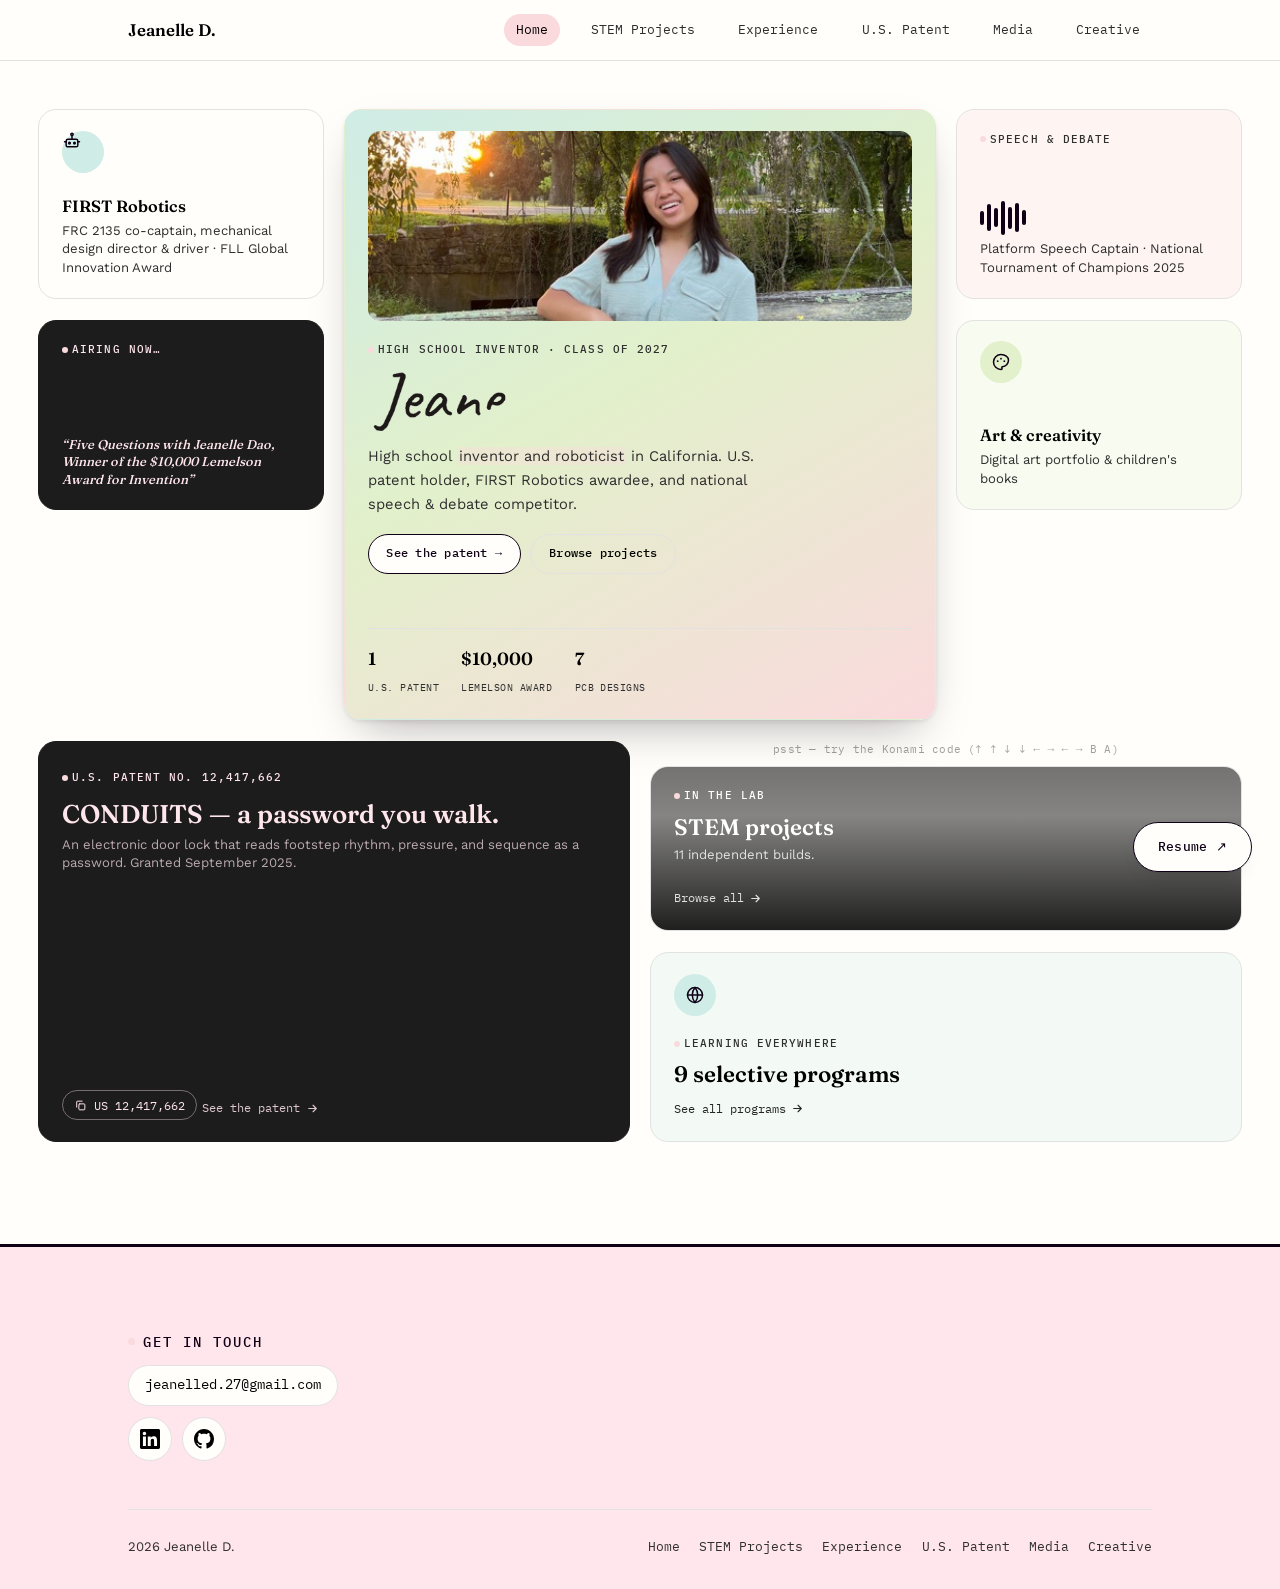
<file: index.html>
<!doctype html>
<html lang="en" data-theme="light">
<head>
<meta charset="utf-8">
<meta name="viewport" content="width=device-width, initial-scale=1">
<title>Jeanelle D. — Inventor</title>
<meta name="description" content="High school inventor and roboticist — U.S. patent holder, FIRST Robotics, national speech & debate, and digital artist."><link rel="icon" href="assets/favicon.svg" type="image/svg+xml"><link rel="stylesheet" href="assets/css/styles.css">
<script>if(!location.hash)document.documentElement.classList.add('bento-spotlight');</script>
</head>
<body>
<a href="#main" class="skip-link">Skip to content</a>

<header class="site-nav">
  <div class="nav-inner">
    <a href="index.html" class="brand">
      Jeanelle D.
    </a>
    <nav class="links mono" aria-label="Primary">
      <a href="index.html" class="active" aria-current="page">Home</a>
      <a href="projects.html">STEM Projects</a>
      <a href="experience.html">Experience</a>
      <a href="patent.html">U.S. Patent</a>
      <a href="media.html">Media</a>
      <a href="art.html">Creative</a>
    </nav>
  </div>
</header>

<main id="main">

<section class="tight" id="top" style="padding-top:clamp(2rem, 5vw, 3rem);">

  <div class="bento bento-bleed">

      <!-- Pinned: profile -->
      <div class="tile w2 h3 tile-profile tile-pinned reveal">
        <div class="tile-profile-gif-wrap tile-profile-photo-wrap" role="img" aria-label="Portrait of Jeanelle, waist and above"></div>
        <div>
          <span class="tile-eyebrow">High School Inventor &middot; Class of 2027</span>
          <div class="tile-profile-head" style="margin-top:0.7rem;">
            <div class="tile-profile-name-gif-wrap">
              <img class="tile-profile-name-gif" src="assets/images/handwriting.gif" alt="Jeanelle D.">
            </div>
          </div>
          <p class="tile-profile-bio">High school <mark>inventor and roboticist</mark> in California. U.S. patent holder, FIRST Robotics awardee, and national speech &amp; debate competitor.</p>
          <div class="cta-row">
            <a href="patent.html" class="btn btn-primary">See the patent &rarr;</a>
            <a href="projects.html" class="btn btn-ghost">Browse projects</a>
          </div>
        </div>
        <div class="tile-mini-stats">
          <div class="mini-stat"><span class="n">1</span><span class="l">U.S. Patent</span></div>
          <div class="mini-stat"><span class="n">$10,000</span><span class="l">Lemelson Award</span></div>
          <div class="mini-stat"><span class="n">7</span><span class="l">PCB Designs</span></div>
        </div>
      </div>

      <!-- Patent hero -->
      <a href="patent.html" class="tile w2 h2 tile-dark tile-footprint-track reveal" data-cats="patent projects">
        <div>
          <span class="tile-eyebrow">U.S. Patent No. 12,417,662</span>
          <div class="tile-title" style="font-size:1.6rem; margin-top:0.6rem;">CONDUITS &mdash; a password you walk.</div>
          <p class="tile-desc">An electronic door lock that reads footstep rhythm, pressure, and sequence as a password. Granted September 2025.</p>
        </div>
        <div>
          <button class="copy-btn" data-copy="US 12,417,662" type="button">
            <svg viewBox="0 0 24 24" fill="none" stroke="currentColor" stroke-width="1.8" stroke-linecap="round" stroke-linejoin="round"><rect x="9" y="9" width="11" height="11" rx="1.5"/><path d="M5 15V5.5A1.5 1.5 0 0 1 6.5 4H15"/></svg>
            US 12,417,662
          </button>
          <div class="tile-arrow">See the patent <svg viewBox="0 0 24 24" fill="none" stroke="currentColor" stroke-width="2" stroke-linecap="round" stroke-linejoin="round"><path d="M5 12h14M13 6l6 6-6 6"/></svg></div>
        </div>
      </a>

      <!-- STEM projects (2x1) -->
      <div class="bento-cell w2">
        <p class="tile-hint">psst — try the Konami code (↑ ↑ ↓ ↓ ← → ← → B A)</p>
        <a href="projects.html" class="tile w2 tile-photo tile-photo-dark tile-video-rotate reveal" data-cats="projects">
          <video class="tile-photo-video" autoplay muted loop playsinline aria-hidden="true">
            <source src="assets/images/lab-video.mp4" type="video/mp4">
          </video>
          <span class="tile-eyebrow" style="color:#fff;">In the lab</span>
          <div>
            <div class="tile-title">STEM projects</div>
            <p class="tile-desc">11 independent builds.</p>
            <div class="tile-arrow">Browse all <svg viewBox="0 0 24 24" fill="none" stroke="currentColor" stroke-width="2" stroke-linecap="round" stroke-linejoin="round"><path d="M5 12h14M13 6l6 6-6 6"/></svg></div>
          </div>
        </a>
      </div>

      <!-- Programs attended (2x1) -->
      <a href="experience.html#programs" class="tile w2 tile-wash-mint reveal" data-cats="programs">
        <div class="tile-icon-bubble ib-mint" aria-hidden="true">
          <svg viewBox="0 0 24 24" fill="none" stroke="currentColor" stroke-width="1.8" stroke-linecap="round" stroke-linejoin="round"><circle cx="12" cy="12" r="9"/><path d="M3 12h18M12 3a14 14 0 0 1 0 18 14 14 0 0 1 0-18Z"/></svg>
        </div>
        <div>
          <span class="tile-eyebrow">Learning everywhere</span>
          <div class="tile-title">9 selective programs</div>
          <div class="tile-arrow">See all programs <svg viewBox="0 0 24 24" fill="none" stroke="currentColor" stroke-width="2" stroke-linecap="round" stroke-linejoin="round"><path d="M5 12h14M13 6l6 6-6 6"/></svg></div>
        </div>
      </a>

      <!-- FIRST Robotics (1x1) -->
      <button class="tile reveal" type="button" id="robotGalleryBtn" data-cats="awards" aria-label="FIRST Robotics — see the robots">
        <div class="tile-icon-bubble wiggle-icon ib-mint" aria-hidden="true">
          <svg viewBox="0 0 24 24" fill="none" stroke="currentColor" stroke-width="1.8" stroke-linecap="round" stroke-linejoin="round"><rect x="5" y="10" width="14" height="9" rx="2"/><path d="M12 10V6"/><circle cx="12" cy="4" r="1.4"/><circle cx="9" cy="14.5" r="1"/><circle cx="15" cy="14.5" r="1"/><path d="M5 13H3M21 13h-2"/></svg>
        </div>
        <div>
          <div class="tile-title" style="font-size:1.02rem;">FIRST Robotics</div>
          <div class="tile-desc">FRC 2135 co-captain, mechanical design director &amp; driver &middot; FLL Global Innovation Award</div>
        </div>
      </button>

      <!-- Speech & Debate (1x1) -->
      <a href="experience.html#speech-debate" class="tile tile-wash-orange reveal" data-cats="awards">
        <span class="tile-eyebrow">Speech &amp; Debate</span>
        <div>
          <div class="waveform" style="color:var(--accent-green);" aria-hidden="true"><span></span><span></span><span></span><span></span><span></span><span></span><span></span></div>
          <div class="tile-desc">Platform Speech Captain &middot; National Tournament of Champions 2025</div>
        </div>
      </a>

      <!-- Media (1x1) -->
      <a href="media.html" class="tile tile-dark quote-rotator reveal" data-cats="media" data-quotes='["“Five Questions with Jeanelle Dao, Winner of the $10,000 Lemelson Award for Invention”", "“These Teens Plan to Change the World Through Invention”", "“This Invention Helps Open the Door to Accessibility”", "“Combines Coding with STEM to Help People with Disabilities”", "“Stories of Impact”", "“Passively-Cooled Shirt Inspired by Cactus”", "“Invention Education: Developing Tomorrow’s Innovative Problem-Solvers”"]'>
        <span class="tile-eyebrow">Airing now&hellip;</span>
        <blockquote>&ldquo;Five Questions with Jeanelle Dao, Winner of the $10,000 Lemelson Award for Invention&rdquo;</blockquote>
      </a>

      <!-- Art & Creativity (1x1) -->
      <a href="art.html" class="tile tile-wash-gold reveal" data-cats="creative">
        <div class="tile-icon-bubble ib-gold" aria-hidden="true">
          <svg viewBox="0 0 24 24" fill="none" stroke="currentColor" stroke-width="1.8" stroke-linecap="round" stroke-linejoin="round"><path d="M12 3a9 9 0 1 0 0 18c1.1 0 1.6-.7 1.1-1.7-.3-.6-.1-1.3.6-1.5A8 8 0 0 0 21 10c0-4-4-7-9-7Z"/><circle cx="8" cy="11" r="1.1" fill="currentColor" stroke="none"/><circle cx="12" cy="8" r="1.1" fill="currentColor" stroke="none"/><circle cx="16" cy="11" r="1.1" fill="currentColor" stroke="none"/></svg>
        </div>
        <div>
          <div class="tile-title" style="font-size:1.02rem;">Art &amp; creativity</div>
          <div class="tile-desc">Digital art portfolio &amp; children's books</div>
        </div>
      </a>

    </div>
</section>

</main>

<a class="btn btn-primary resume-fab" href="https://drive.google.com/file/d/1byVo01WljW5bFO_Yu1yO0THjU5hdXBdM/view?usp=sharing" target="_blank" rel="noopener noreferrer">Resume &nearr;</a>

<div class="robot-modal" id="robotModal" aria-hidden="true">
  <div class="robot-modal-backdrop" data-robot-close></div>
  <div class="robot-modal-panel" role="dialog" aria-modal="true" aria-labelledby="robotModalTitle">
    <button class="robot-modal-close" type="button" aria-label="Close" data-robot-close>&times;</button>
    <div class="robot-modal-grid">
      <figure class="robot-figure robot-figure-title-host">
        <h3 id="robotModalTitle" class="sr-only">Robots I&rsquo;ve built</h3>
        <img class="robot-modal-title-gif" id="robotTitleGif" src="assets/images/pixel-speech-bubble.gif" data-still="assets/images/pixel-speech-bubble-still.png" data-anim="assets/images/pixel-speech-bubble.gif" alt="" aria-hidden="true" loading="lazy">
        <img class="robot-img-raised" src="assets/images/robots/toph.png" alt="Toph robot" loading="lazy">
        <figcaption><span class="robot-name"><span class="robot-star" title="Competition robot" aria-hidden="true">&#9733;</span>Toph</span><span class="robot-desc">2026 Rebuilt Competition Robot</span></figcaption>
      </figure>
      <figure class="robot-figure robot-figure-tall">
        <img src="assets/images/robots/nemo.png" alt="Nemo robot" loading="lazy">
        <figcaption><span class="robot-name"><span class="robot-star" title="Competition robot" aria-hidden="true">&#9733;</span>Nemo</span><span class="robot-desc">2025 Reefscape Competition Robot</span></figcaption>
      </figure>
      <figure class="robot-figure">
        <img src="assets/images/robots/apollo.png" alt="Apollo robot" loading="lazy">
        <figcaption><span class="robot-name"><span class="robot-star" title="Competition robot" aria-hidden="true">&#9733;</span>Apollo</span><span class="robot-desc">2024 Crescendo Competition Robot</span></figcaption>
      </figure>
      <figure class="robot-figure">
        <img src="assets/images/robots/kitbot.png" alt="Kitbot robot" loading="lazy">
        <figcaption><span class="robot-name">Kitbot</span><span class="robot-desc">2026 Rebuilt Practice Project</span></figcaption>
      </figure>
      <figure class="robot-figure">
        <img src="assets/images/robots/everybot.png" alt="Everybot robot" loading="lazy">
        <figcaption><span class="robot-name">Everybot</span><span class="robot-desc">2025 Reefscape Practice Project</span></figcaption>
      </figure>
    </div>
  </div>
</div>

<footer id="contact">
  <div class="wrap">
    <span class="eyebrow">Get in touch</span>
    <div class="footer-links">
      <a href="mailto:jeanelled.27@gmail.com" class="footer-chip mono">jeanelled.27@gmail.com</a>
      <div class="footer-icon-row">
        <a href="https://linkedin.com/in/jeanelle-dao" class="footer-icon" target="_blank" rel="noopener noreferrer" aria-label="LinkedIn">
          <svg viewBox="0 0 24 24" aria-hidden="true"><path d="M20.447 20.452h-3.554v-5.569c0-1.328-.027-3.037-1.852-3.037-1.853 0-2.136 1.445-2.136 2.939v5.667H9.351V9h3.414v1.561h.046c.477-.9 1.637-1.85 3.37-1.85 3.601 0 4.267 2.37 4.267 5.455v6.286zM5.337 7.433c-1.144 0-2.063-.926-2.063-2.065 0-1.138.92-2.063 2.063-2.063 1.14 0 2.064.925 2.064 2.063 0 1.139-.925 2.065-2.064 2.065zm1.782 13.019H3.555V9h3.564v11.452zM22.225 0H1.771C.792 0 0 .774 0 1.729v20.542C0 23.227.792 24 1.771 24h20.451C23.2 24 24 23.227 24 22.271V1.729C24 .774 23.2 0 22.222 0h.003z"/></svg>
        </a>
        <a href="https://github.com/jeanelled" class="footer-icon" target="_blank" rel="noopener noreferrer" aria-label="GitHub">
          <svg viewBox="0 0 24 24" aria-hidden="true"><path d="M12 0C5.37 0 0 5.37 0 12c0 5.31 3.435 9.795 8.205 11.385.6.105.825-.255.825-.57 0-.285-.015-1.23-.015-2.235-3.015.555-3.795-.735-4.035-1.41-.135-.345-.72-1.41-1.23-1.695-.42-.225-1.02-.78-.015-.795.945-.015 1.62.87 1.845 1.23 1.08 1.815 2.805 1.305 3.495.99.105-.78.42-1.305.765-1.605-2.67-.3-5.46-1.335-5.46-5.925 0-1.305.465-2.385 1.23-3.225-.12-.3-.54-1.53.12-3.18 0 0 1.005-.315 3.3 1.23.96-.27 1.98-.405 3-.405s2.04.135 3 .405c2.295-1.56 3.3-1.23 3.3-1.23.66 1.65.24 2.88.12 3.18.765.84 1.23 1.905 1.23 3.225 0 4.605-2.805 5.625-5.475 5.925.435.375.81 1.095.81 2.22 0 1.605-.015 2.895-.015 3.3 0 .315.225.69.825.57A12.02 12.02 0 0024 12c0-6.63-5.37-12-12-12z"/></svg>
        </a>
      </div>
    </div>

    <div class="footer-bottom">
      <span>2026 Jeanelle D.</span>
      <nav class="mono" aria-label="Footer">
        <a href="index.html">Home</a>
        <a href="projects.html">STEM Projects</a>
        <a href="experience.html">Experience</a>
        <a href="patent.html">U.S. Patent</a>
        <a href="media.html">Media</a>
      <a href="art.html">Creative</a>
      </nav>
    </div>
  </div>
</footer>

<script src="assets/js/main.js"></script>
<script src="assets/js/footprint-track.js"></script>
<script src="assets/js/bento.js"></script>
<script src="assets/js/robot-gallery.js"></script>
</body>
</html>
</file>
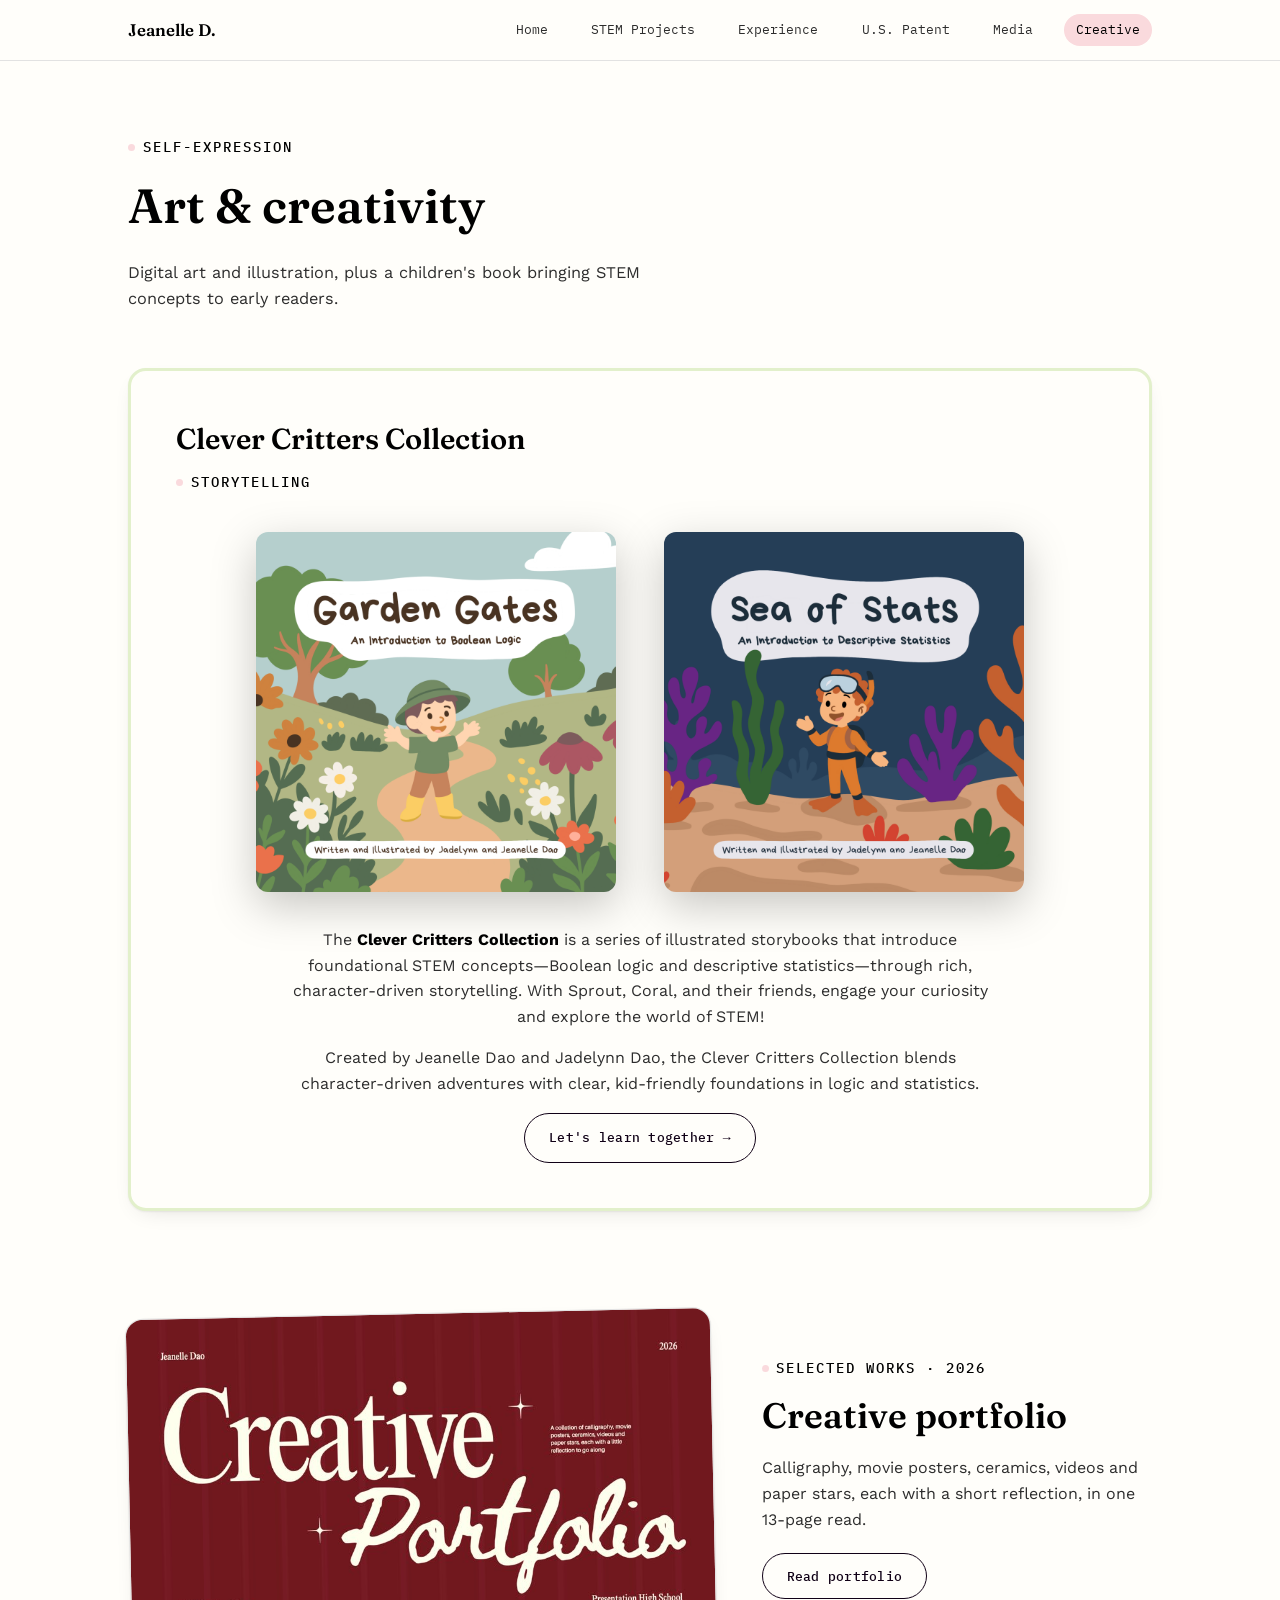
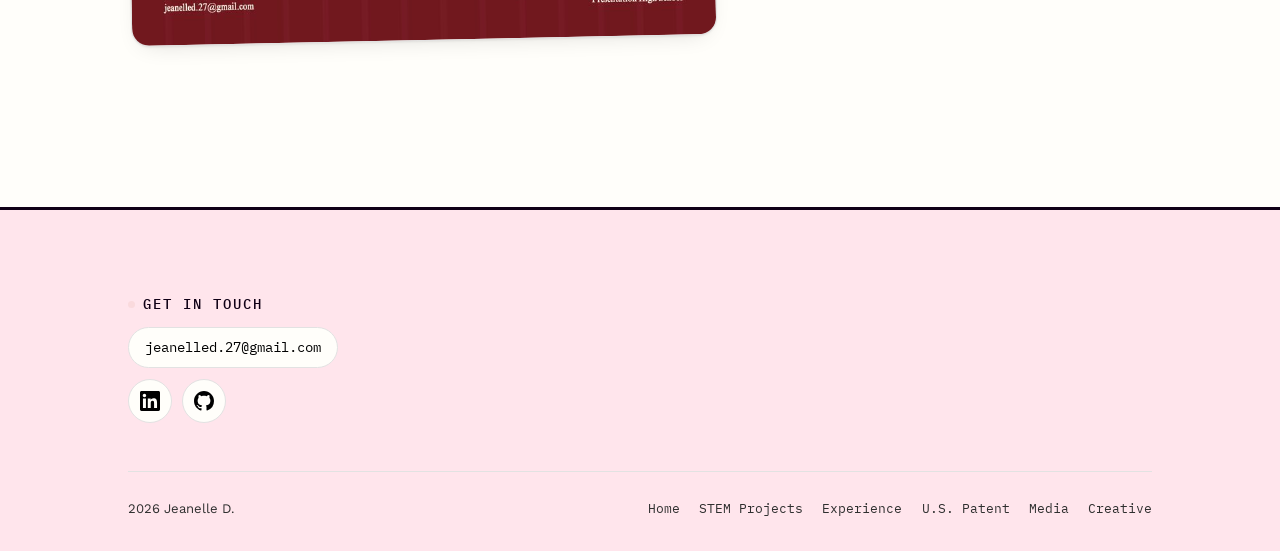
<file: art.html>
<!doctype html>
<html lang="en" data-theme="light">
<head>
<meta charset="utf-8">
<meta name="viewport" content="width=device-width, initial-scale=1">
<title>Jeanelle D. — Art &amp; Creativity</title>
<meta name="description" content="Digital art in Adobe Illustrator and Procreate, plus Sea of Stats and other children's books bringing STEM concepts to early readers."><link rel="icon" href="assets/favicon.svg" type="image/svg+xml"><link rel="stylesheet" href="assets/css/styles.css">
</head>
<body>
<a href="#main" class="skip-link">Skip to content</a>

<header class="site-nav">
  <div class="nav-inner">
    <a href="index.html" class="brand">
      Jeanelle D.
    </a>
    <nav class="links mono" aria-label="Primary">
      <a href="index.html">Home</a>
      <a href="projects.html">STEM Projects</a>
      <a href="experience.html">Experience</a>
      <a href="patent.html">U.S. Patent</a>
      <a href="media.html">Media</a>
      <a href="art.html" class="active" aria-current="page">Creative</a>
    </nav>
  </div>
</header>

<main id="main">

<section class="page-header">
  <div class="wrap">
    <span class="eyebrow">Self-expression</span>
    <h1>Art &amp; creativity</h1>
    <p>Digital art and illustration, plus a children's book bringing STEM concepts to early readers.</p>
  </div>
</section>
<section class="tight" id="books">
  <div class="wrap">
    <div class="books-box">
      <h2 class="section-title">Clever Critters Collection</h2>
      <span class="eyebrow">Storytelling</span>
      <div class="book-cover-row reveal">
        <img class="book-cover-img float-1" src="assets/images/books/garden-gates-cover.png" alt="Garden Gates book cover">
        <img class="book-cover-img float-2" src="assets/images/books/sea-of-stats-cover.png" alt="Sea of Stats book cover">
      </div>
      <div class="books-copy reveal">
        <p>The <b style="color:var(--ink);">Clever Critters Collection</b> is a series of illustrated storybooks that introduce foundational STEM concepts&mdash;Boolean logic and descriptive statistics&mdash;through rich, character-driven storytelling. With Sprout, Coral, and their friends, engage your curiosity and explore the world of STEM!</p>
        <p>Created by Jeanelle Dao and Jadelynn Dao, the Clever Critters Collection blends character-driven adventures with clear, kid-friendly foundations in logic and statistics.</p>
        <a href="https://jeanelled.github.io/clever-critters/index.html" target="_blank" rel="noopener noreferrer" class="btn btn-primary">Let's learn together &rarr;</a>
      </div>
    </div>
  </div>
</section>

<section class="tight" id="digital-art">
  <div class="wrap">
    <div class="portfolio-feature reveal">
      <button class="portfolio-cover" type="button" data-viewer-open="creativeViewer" aria-label="Open creative portfolio">
        <img src="assets/images/art/creative-portfolio-cover.jpg" alt="Creative Portfolio cover" loading="lazy">
        <span class="portfolio-cover-hint mono">Click to read &rarr;</span>
      </button>
      <div class="portfolio-feature-text">
        <span class="eyebrow">Selected works &middot; 2026</span>
        <h2>Creative portfolio</h2>
        <p>Calligraphy, movie posters, ceramics, videos and paper stars, each with a short reflection, in one 13-page read.</p>
        <div class="cta-row">
          <button class="btn btn-primary" type="button" data-viewer-open="creativeViewer">Read portfolio</button>
        </div>
      </div>
    </div>
    <dialog class="portfolio-viewer" id="creativeViewer" aria-label="Creative portfolio">
      <div class="portfolio-viewer-bar">
        <span class="mono">JeanelleDao_Creative_Portfolio.pdf</span>
        <a class="mono" href="assets/JeanelleDao_Creative_Portfolio.pdf" target="_blank" rel="noopener noreferrer">Open in new tab &nearr;</a>
        <button type="button" class="portfolio-viewer-close" aria-label="Close" data-viewer-close>&times;</button>
      </div>
      <iframe data-src="assets/JeanelleDao_Creative_Portfolio.pdf#view=FitH" title="Creative Portfolio"></iframe>
    </dialog>
  </div>
</section>

</main>

<footer id="contact">
  <div class="wrap">
    <span class="eyebrow">Get in touch</span>
    <div class="footer-links">
      <a href="mailto:jeanelled.27@gmail.com" class="footer-chip mono">jeanelled.27@gmail.com</a>
      <div class="footer-icon-row">
        <a href="https://linkedin.com/in/jeanelle-dao" class="footer-icon" target="_blank" rel="noopener noreferrer" aria-label="LinkedIn">
          <svg viewBox="0 0 24 24" aria-hidden="true"><path d="M20.447 20.452h-3.554v-5.569c0-1.328-.027-3.037-1.852-3.037-1.853 0-2.136 1.445-2.136 2.939v5.667H9.351V9h3.414v1.561h.046c.477-.9 1.637-1.85 3.37-1.85 3.601 0 4.267 2.37 4.267 5.455v6.286zM5.337 7.433c-1.144 0-2.063-.926-2.063-2.065 0-1.138.92-2.063 2.063-2.063 1.14 0 2.064.925 2.064 2.063 0 1.139-.925 2.065-2.064 2.065zm1.782 13.019H3.555V9h3.564v11.452zM22.225 0H1.771C.792 0 0 .774 0 1.729v20.542C0 23.227.792 24 1.771 24h20.451C23.2 24 24 23.227 24 22.271V1.729C24 .774 23.2 0 22.222 0h.003z"/></svg>
        </a>
        <a href="https://github.com/jeanelled" class="footer-icon" target="_blank" rel="noopener noreferrer" aria-label="GitHub">
          <svg viewBox="0 0 24 24" aria-hidden="true"><path d="M12 0C5.37 0 0 5.37 0 12c0 5.31 3.435 9.795 8.205 11.385.6.105.825-.255.825-.57 0-.285-.015-1.23-.015-2.235-3.015.555-3.795-.735-4.035-1.41-.135-.345-.72-1.41-1.23-1.695-.42-.225-1.02-.78-.015-.795.945-.015 1.62.87 1.845 1.23 1.08 1.815 2.805 1.305 3.495.99.105-.78.42-1.305.765-1.605-2.67-.3-5.46-1.335-5.46-5.925 0-1.305.465-2.385 1.23-3.225-.12-.3-.54-1.53.12-3.18 0 0 1.005-.315 3.3 1.23.96-.27 1.98-.405 3-.405s2.04.135 3 .405c2.295-1.56 3.3-1.23 3.3-1.23.66 1.65.24 2.88.12 3.18.765.84 1.23 1.905 1.23 3.225 0 4.605-2.805 5.625-5.475 5.925.435.375.81 1.095.81 2.22 0 1.605-.015 2.895-.015 3.3 0 .315.225.69.825.57A12.02 12.02 0 0024 12c0-6.63-5.37-12-12-12z"/></svg>
        </a>
      </div>
    </div>

    <div class="footer-bottom">
      <span>2026 Jeanelle D.</span>
      <nav class="mono" aria-label="Footer">
        <a href="index.html">Home</a>
        <a href="projects.html">STEM Projects</a>
        <a href="experience.html">Experience</a>
        <a href="patent.html">U.S. Patent</a>
        <a href="media.html">Media</a>
        <a href="art.html">Creative</a>
      </nav>
    </div>
  </div>
</footer>

<script src="assets/js/main.js"></script>
</body>
</html>
</file>
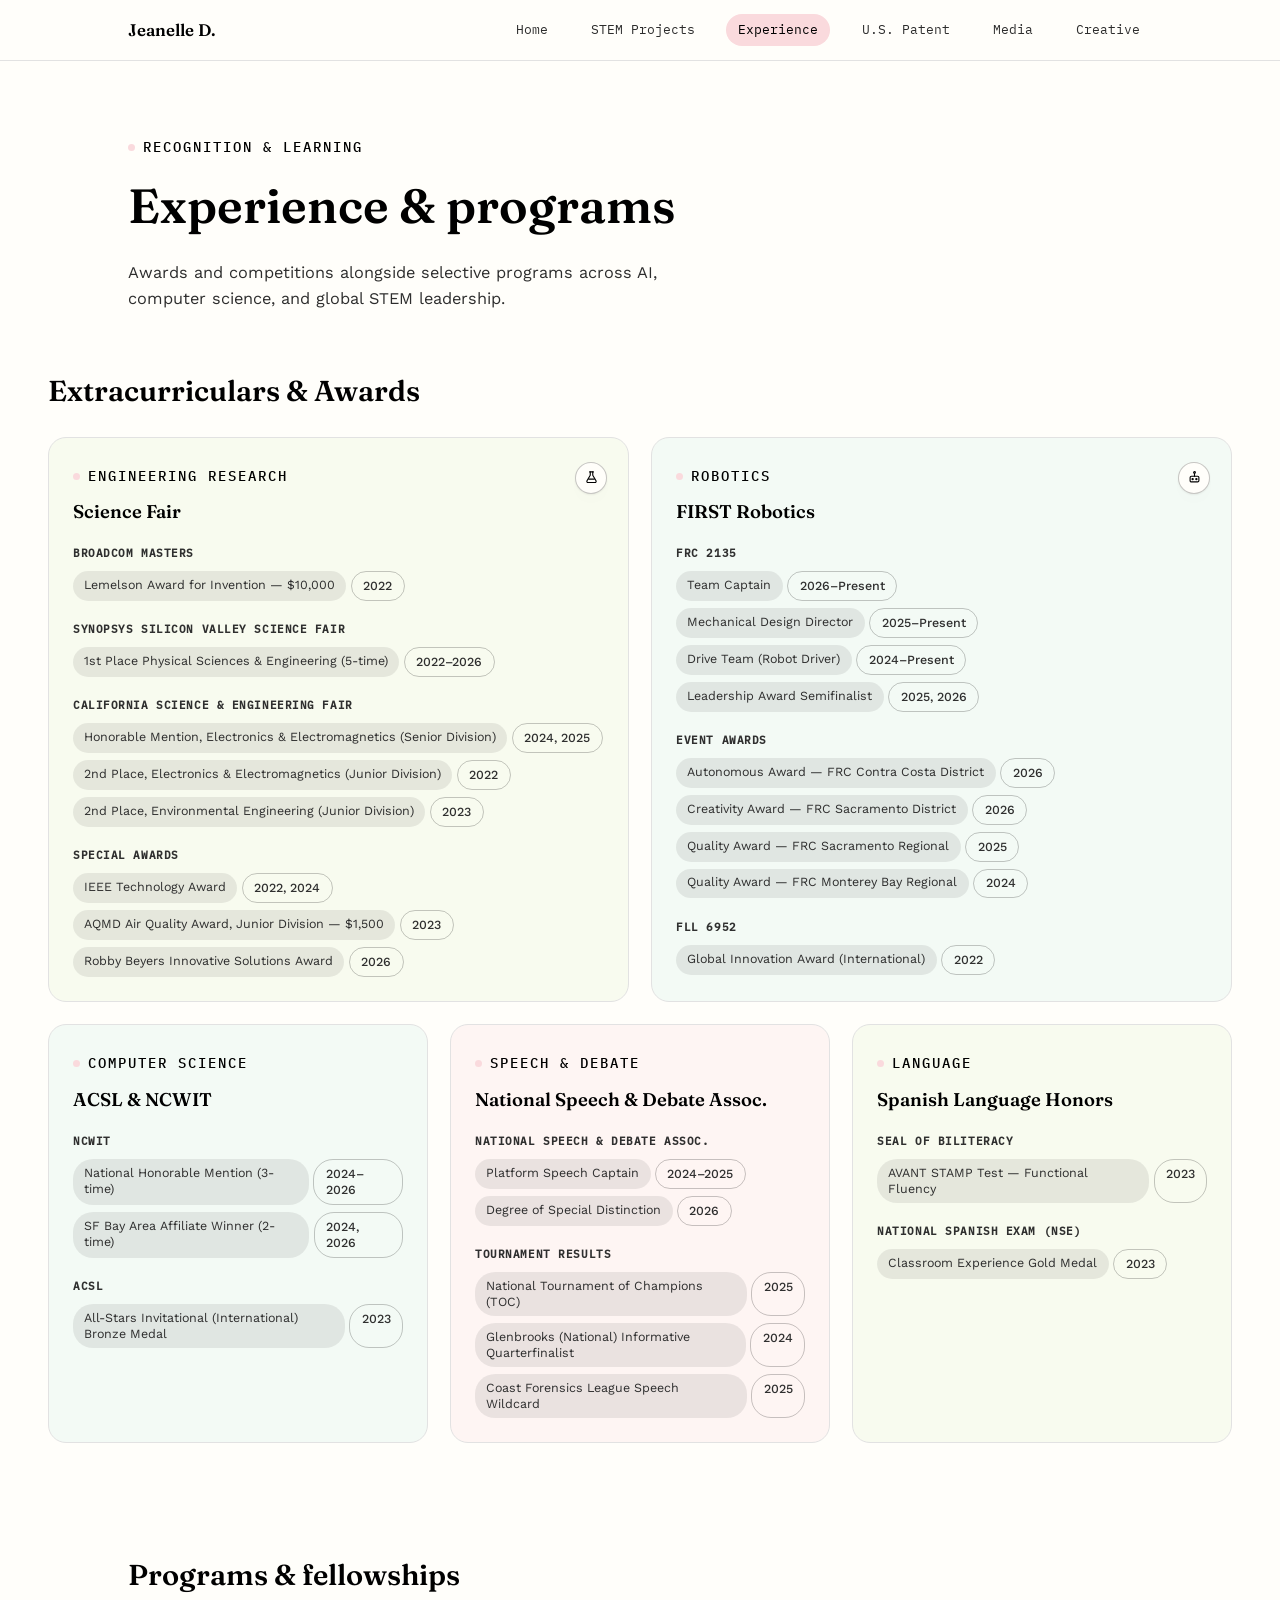
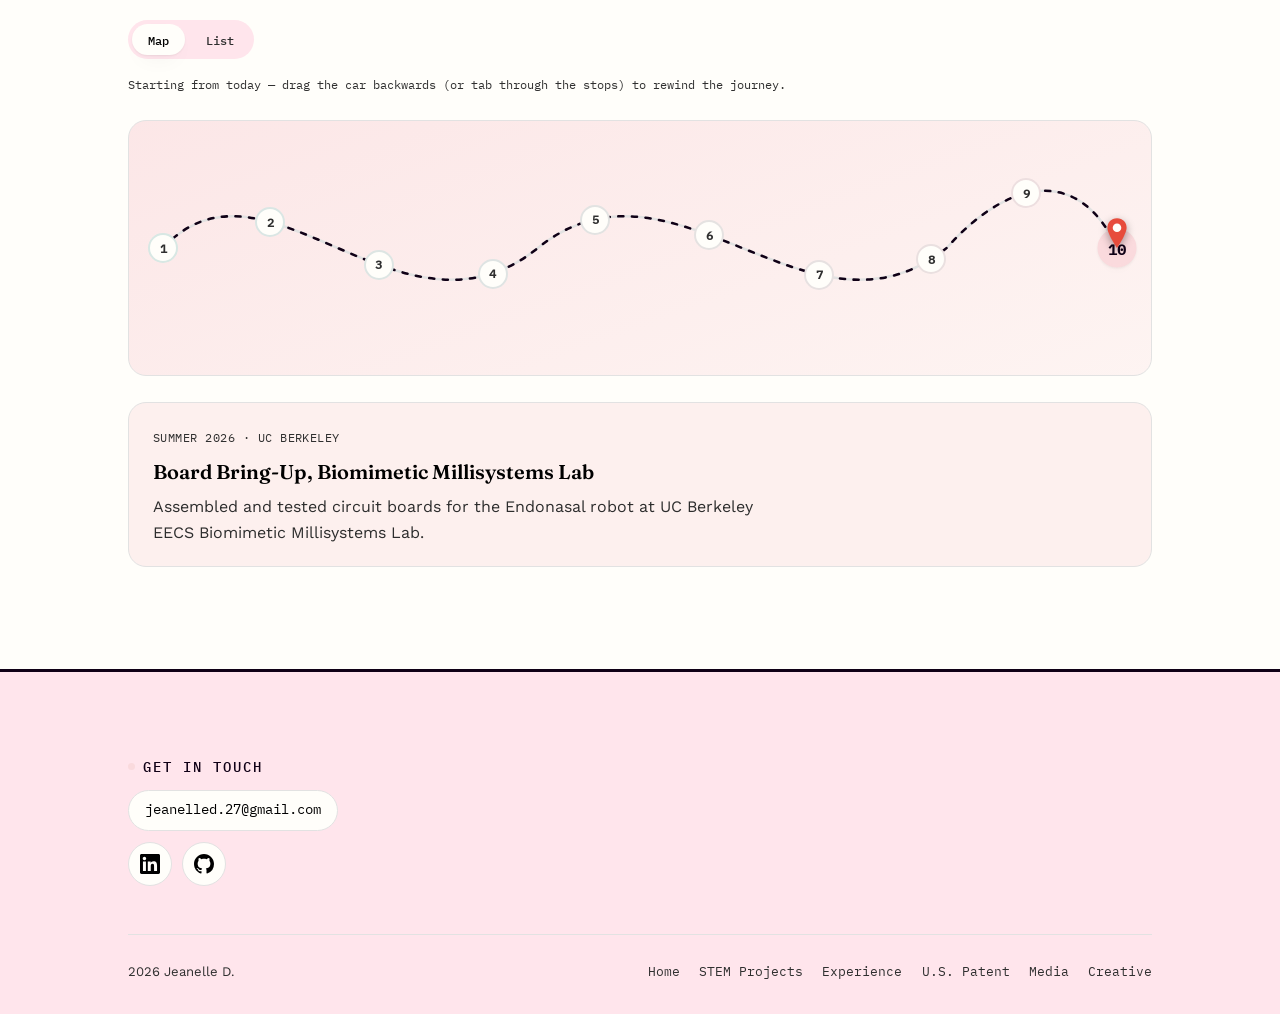
<file: experience.html>
<!doctype html>
<html lang="en" data-theme="light">
<head>
<meta charset="utf-8">
<meta name="viewport" content="width=device-width, initial-scale=1">
<title>Jeanelle D. — Experience & Programs</title>
<meta name="description" content="Robotics, engineering research, inventions, computer science, speech & debate, and language honors, plus selective programs across electrical engineering, AI, and global STEM leadership."><link rel="icon" href="assets/favicon.svg" type="image/svg+xml"><link rel="stylesheet" href="assets/css/styles.css">
</head>
<body>
<a href="#main" class="skip-link">Skip to content</a>

<header class="site-nav">
  <div class="nav-inner">
    <a href="index.html" class="brand">
      Jeanelle D.
    </a>
    <nav class="links mono" aria-label="Primary">
      <a href="index.html">Home</a>
      <a href="projects.html">STEM Projects</a>
      <a href="experience.html" class="active" aria-current="page">Experience</a>
      <a href="patent.html">U.S. Patent</a>
      <a href="media.html">Media</a>
      <a href="art.html">Creative</a>
    </nav>
  </div>
</header>

<main id="main">

<section class="page-header">
  <div class="wrap">
    <span class="eyebrow">Recognition &amp; learning</span>
    <h1>Experience &amp; programs</h1>
    <p>Awards and competitions alongside selective programs across AI, computer science, and global STEM leadership.</p>
  </div>
</section>
<section class="tight" id="awards">
  <div class="wrap wrap-wide">
    <h2 class="section-title">Extracurriculars &amp; Awards</h2>
    <div class="award-grid">

      <div class="bcard award-card tile-wash-gold tile-half chips-stack has-robot-btn reveal">
        <span class="eyebrow">Engineering Research</span>
        <h3>Science Fair</h3>
        <div class="award-team">
          <span class="award-team-name">Broadcom MASTERS</span>
          <div class="award-chips">
            <span class="award-chip-pair"><span class="award-chip">Lemelson Award for Invention &mdash; $10,000</span><span class="award-chip award-chip-year">2022</span></span>
          </div>
        </div>
        <div class="award-team">
          <span class="award-team-name">Synopsys Silicon Valley Science Fair</span>
          <div class="award-chips">
            <span class="award-chip-pair"><span class="award-chip">1st Place Physical Sciences &amp; Engineering (5-time)</span><span class="award-chip award-chip-year">2022&ndash;2026</span></span>
          </div>
        </div>
        <div class="award-team">
          <span class="award-team-name">California Science &amp; Engineering Fair</span>
          <div class="award-chips">
            <span class="award-chip-pair"><span class="award-chip">Honorable Mention, Electronics &amp; Electromagnetics (Senior Division)</span><span class="award-chip award-chip-year">2024, 2025</span></span>
            <span class="award-chip-pair"><span class="award-chip">2nd Place, Electronics &amp; Electromagnetics (Junior Division)</span><span class="award-chip award-chip-year">2022</span></span>
            <span class="award-chip-pair"><span class="award-chip">2nd Place, Environmental Engineering (Junior Division)</span><span class="award-chip award-chip-year">2023</span></span>
          </div>
        </div>
        <div class="award-team">
          <span class="award-team-name">Special Awards</span>
          <div class="award-chips">
            <span class="award-chip-pair"><span class="award-chip">IEEE Technology Award</span><span class="award-chip award-chip-year">2022, 2024</span></span>
            <span class="award-chip-pair"><span class="award-chip">AQMD Air Quality Award, Junior Division &mdash; $1,500</span><span class="award-chip award-chip-year">2023</span></span>
            <span class="award-chip-pair"><span class="award-chip">Robby Beyers Innovative Solutions Award</span><span class="award-chip award-chip-year">2026</span></span>
          </div>
        </div>
        <a href="projects.html" class="award-robot-btn" aria-label="See the STEM projects">
          <svg viewBox="0 0 24 24" fill="none" stroke="currentColor" stroke-width="1.8" stroke-linecap="round" stroke-linejoin="round"><path d="M9 3h6"/><path d="M10 3v5.5L4.8 17.2c-.7 1.2.2 2.8 1.6 2.8h11.2c1.4 0 2.3-1.6 1.6-2.8L14 8.5V3"/><path d="M7.5 14.5h9"/></svg>
          <span class="award-robot-tooltip">See the STEM projects</span>
        </a>
      </div>

      <div class="bcard award-card tile-wash-mint tile-half chips-stack has-robot-btn reveal">
        <span class="eyebrow">Robotics</span>
        <h3>FIRST Robotics</h3>
        <div class="award-team">
          <span class="award-team-name">FRC 2135</span>
          <div class="award-chips">
            <span class="award-chip-pair"><span class="award-chip">Team Captain</span><span class="award-chip award-chip-year">2026&ndash;Present</span></span>
            <span class="award-chip-pair"><span class="award-chip">Mechanical Design Director</span><span class="award-chip award-chip-year">2025&ndash;Present</span></span>
            <span class="award-chip-pair"><span class="award-chip">Drive Team (Robot Driver)</span><span class="award-chip award-chip-year">2024&ndash;Present</span></span>
            <span class="award-chip-pair"><span class="award-chip">Leadership Award Semifinalist</span><span class="award-chip award-chip-year">2025, 2026</span></span>
          </div>
        </div>
        <div class="award-team">
          <span class="award-team-name">Event Awards</span>
          <div class="award-chips">
            <span class="award-chip-pair"><span class="award-chip">Autonomous Award &mdash; FRC Contra Costa District</span><span class="award-chip award-chip-year">2026</span></span>
            <span class="award-chip-pair"><span class="award-chip">Creativity Award &mdash; FRC Sacramento District</span><span class="award-chip award-chip-year">2026</span></span>
            <span class="award-chip-pair"><span class="award-chip">Quality Award &mdash; FRC Sacramento Regional</span><span class="award-chip award-chip-year">2025</span></span>
            <span class="award-chip-pair"><span class="award-chip">Quality Award &mdash; FRC Monterey Bay Regional</span><span class="award-chip award-chip-year">2024</span></span>
          </div>
        </div>
        <div class="award-team">
          <span class="award-team-name">FLL 6952</span>
          <div class="award-chips">
            <span class="award-chip-pair"><span class="award-chip">Global Innovation Award (International)</span><span class="award-chip award-chip-year">2022</span></span>
          </div>
        </div>
        <button class="award-robot-btn" id="robotGalleryBtn" type="button" aria-label="See the robots">
          <svg viewBox="0 0 24 24" fill="none" stroke="currentColor" stroke-width="1.8" stroke-linecap="round" stroke-linejoin="round"><rect x="5" y="10" width="14" height="9" rx="2"/><path d="M12 10V6"/><circle cx="12" cy="4" r="1.4"/><circle cx="9" cy="14.5" r="1"/><circle cx="15" cy="14.5" r="1"/></svg>
          <span class="award-robot-tooltip">See the robots</span>
        </button>
      </div>

      <div class="bcard award-card tile-wash-mint chips-stack reveal">
        <span class="eyebrow">Computer Science</span>
        <h3>ACSL &amp; NCWIT</h3>
        <div class="award-team">
          <span class="award-team-name">NCWIT</span>
          <div class="award-chips">
            <span class="award-chip-pair"><span class="award-chip">National Honorable Mention (3-time)</span><span class="award-chip award-chip-year">2024&ndash;2026</span></span>
            <span class="award-chip-pair"><span class="award-chip">SF Bay Area Affiliate Winner (2-time)</span><span class="award-chip award-chip-year">2024, 2026</span></span>
          </div>
        </div>
        <div class="award-team">
          <span class="award-team-name">ACSL</span>
          <div class="award-chips">
            <span class="award-chip-pair"><span class="award-chip">All-Stars Invitational (International) Bronze Medal</span><span class="award-chip award-chip-year">2023</span></span>
          </div>
        </div>
      </div>

      <div class="bcard award-card tile-wash-orange chips-stack reveal" id="speech-debate" data-scroll-center>
        <span class="eyebrow">Speech &amp; Debate</span>
        <h3>National Speech &amp; Debate Assoc.</h3>
        <div class="award-team">
          <span class="award-team-name">National Speech &amp; Debate Assoc.</span>
          <div class="award-chips">
            <span class="award-chip-pair"><span class="award-chip">Platform Speech Captain</span><span class="award-chip award-chip-year">2024&ndash;2025</span></span>
            <span class="award-chip-pair"><span class="award-chip">Degree of Special Distinction</span><span class="award-chip award-chip-year">2026</span></span>
          </div>
        </div>
        <div class="award-team">
          <span class="award-team-name">Tournament Results</span>
          <div class="award-chips">
            <span class="award-chip-pair"><span class="award-chip">National Tournament of Champions (TOC)</span><span class="award-chip award-chip-year">2025</span></span>
            <span class="award-chip-pair"><span class="award-chip">Glenbrooks (National) Informative Quarterfinalist</span><span class="award-chip award-chip-year">2024</span></span>
            <span class="award-chip-pair"><span class="award-chip">Coast Forensics League Speech Wildcard</span><span class="award-chip award-chip-year">2025</span></span>
          </div>
        </div>
      </div>

      <div class="bcard award-card tile-wash-gold chips-stack reveal">
        <span class="eyebrow">Language</span>
        <h3>Spanish Language Honors</h3>
        <div class="award-team">
          <span class="award-team-name">Seal of Biliteracy</span>
          <div class="award-chips">
            <span class="award-chip-pair"><span class="award-chip">AVANT STAMP Test &mdash; Functional Fluency</span><span class="award-chip award-chip-year">2023</span></span>
          </div>
        </div>
        <div class="award-team">
          <span class="award-team-name">National Spanish Exam (NSE)</span>
          <div class="award-chips">
            <span class="award-chip-pair"><span class="award-chip">Classroom Experience Gold Medal</span><span class="award-chip award-chip-year">2023</span></span>
          </div>
        </div>
      </div>

    </div>
  </div>
</section>

<section class="tight" id="programs">
  <div class="wrap">
    <h2 class="section-title">Programs &amp; fellowships</h2>

    <div class="journey-toggle" role="group" aria-label="Display style">
      <button type="button" class="journey-toggle-btn is-active" data-view="map" aria-pressed="true">Map</button>
      <button type="button" class="journey-toggle-btn" data-view="list" aria-pressed="false">List</button>
    </div>

    <div class="journey-view" id="journeyViewMap">
    <p class="journey-hint mono">Starting from today &mdash; drag the car backwards (or tab through the stops) to rewind the journey.</p>

    <div class="journey-map reveal" id="journeyMap">
      <svg class="journey-svg" viewBox="0 0 1200 300" preserveAspectRatio="none" aria-hidden="true">
        <path class="journey-path-bg" d="M40,150 C160,20 320,280 480,150 C640,20 800,280 960,150 C1040,60 1120,60 1160,150"></path>
        <path class="journey-path-fill" id="journeyPathFill" d="M40,150 C160,20 320,280 480,150 C640,20 800,280 960,150 C1040,60 1120,60 1160,150"></path>
      </svg>

      <div class="journey-stops">
        <button class="journey-stop" type="button" data-index="0" style="left:3.33%; top:50%;" data-meta="Summer 2022 &middot; Loyola Marymount University" data-title="Johns Hopkins CTY" data-desc="Advanced Fundamentals of Computer Science, through Johns Hopkins Center for Talented Youth."><span>1</span></button>
        <button class="journey-stop" type="button" data-index="1" style="left:13.8%; top:39.76%;" data-meta="2023 &middot; Virtual" data-title="Capital One Coders" data-desc="Hands-on software engineering training sponsored by Capital One."><span>2</span></button>
        <button class="journey-stop" type="button" data-index="2" style="left:24.42%; top:56.55%;" data-meta="Summer 2023 &middot; UCSF" data-title="AI4ALL" data-desc="Youngest student selected &mdash; the only 8th grader in the high school program. Applied AI in biomedical engineering to identify Parkinson's disease biomarkers, from data cleaning through model testing."><span>3</span></button>
        <button class="journey-stop" type="button" data-index="3" style="left:35.6%; top:59.93%;" data-meta="2023&ndash;2024 &middot; Hybrid" data-title="Amazon [AHEAD]" data-desc="Amazon Hardware, Embedded, Artificial Intelligence, Design program &mdash; built voice-controlled Alexa applications using AI tools."><span>4</span></button>
        <button class="journey-stop" type="button" data-index="4" style="left:45.62%; top:38.71%;" data-meta="Summer 2024 &middot; US State Dept" data-title="TechGirls" data-desc="Selected as one of 128 girls from 38 countries and designated a Cultural Youth Ambassador. Completed college-level STEM coursework at Virginia Tech with a capstone project and global outreach component."><span>5</span></button>
        <button class="journey-stop" type="button" data-index="5" style="left:56.8%; top:44.93%;" data-meta="2024&ndash;2025 &middot; Virtual, international" data-title="The Knowledge Society (TKS)" data-desc="Developed entrepreneurial pitches for multiple billion-dollar companies (Ikea, Microsoft) with international peers. Semi-finalist capstone on edge-computing on the ISS; received Microsoft Future Founder Scholarship."><span>6</span></button>
        <button class="journey-stop" type="button" data-index="6" style="left:67.52%; top:60.49%;" data-meta="Summer 2025 &middot; UCSC" data-title="UC COSMOS" data-desc="Studied photonics as part of California STEM COSMOS program, exploring light-based technologies for healthcare, energy and telecommunications."><span>7</span></button>
        <button class="journey-stop" type="button" data-index="7" style="left:78.52%; top:54.29%;" data-meta="Summer 2026 &middot; UCSC" data-title="Science Internship Program (SIP)" data-desc="Designed a RISC-V processor and branch prediction comparator under an electrical engineering PhD student in the UCSC Sustainable Systems Lab."><span>8</span></button>
        <button class="journey-stop" type="button" data-index="8" style="left:87.78%; top:28.41%;" data-meta="Summer 2026 &middot; Virtual" data-title="NASA SEES" data-desc="Simulated and analyzed effect of urban design (e.g. albedo, vegetation) on cooling demand in various regional climates."><span>9</span></button>
        <button class="journey-stop" type="button" data-index="9" style="left:96.67%; top:50%;" data-meta="Summer 2026 &middot; UC Berkeley" data-title="Board Bring-Up, Biomimetic Millisystems Lab" data-desc="Assembled and tested circuit boards for the Endonasal robot at UC Berkeley EECS Biomimetic Millisystems Lab."><span>10</span></button>
      </div>

      <button class="journey-vehicle" id="journeyVehicle" type="button" style="left:96.67%; top:50%;" aria-label="Journey marker. Use the left and right arrow keys to move between programs.">
        <svg viewBox="0 0 24 30" fill="none" stroke="none">
          <path d="M12 2 C6.5 2 3 6 3 11 C3 17 12 30 12 30 C12 30 21 17 21 11 C21 6 17.5 2 12 2 Z" fill="#e74c3c"/>
          <circle cx="12" cy="11" r="4" fill="var(--bg)"/>
        </svg>
      </button>
    </div>

    <div class="journey-scene" id="journeyScene" aria-live="polite">
      <span class="journey-scene-meta mono" id="journeySceneMeta">Summer 2026 &middot; UC Berkeley</span>
      <h3 id="journeySceneTitle">Board Bring-Up, Biomimetic Millisystems Lab</h3>
      <p id="journeySceneDesc">Assembled and tested circuit boards for the Endonasal robot at UC Berkeley EECS Biomimetic Millisystems Lab.</p>
    </div>
    </div>

    <div class="journey-view is-hidden" id="journeyViewList">
      <div class="program-list">

        <div class="program-row reveal">
          <div class="program-meta">Summer 2026 &middot; UC Berkeley</div>
          <div>
            <h3>Board Bring-Up Biomimetic Millisystems Lab</h3>
            <p>Assembled and tested circuit boards for the Endonasal robot at UC Berkeley EECS Biomimetic Millisystems Lab</p>
          </div>
        </div>

        <div class="program-row reveal">
          <div class="program-meta">Summer 2026 &middot; Virtual</div>
          <div>
            <h3>NASA SEES</h3>
            <p>Simulated and analyzed effect of urban design (e.g. albedo, vegetation) on cooling demand in various regional climates.</p>
          </div>
        </div>

        <div class="program-row reveal">
          <div class="program-meta">Summer 2026 &middot; UCSC</div>
          <div>
            <h3>Science Internship Program (SIP)</h3>
            <p>Designed RISC-V processor and branch predication comparator under electrical engineering PhD student in UCSC Sustainable Systems Lab</p>
          </div>
        </div>

        <div class="program-row reveal">
          <div class="program-meta">Summer 2025 &middot; UCSC</div>
          <div>
            <h3>UC COSMOS</h3>
            <p>Studied photonics as part of California STEM COSMOS program, exploring light-based technologies for healthcare, energy and telecommunications</p>
          </div>
        </div>

        <div class="program-row reveal">
          <div class="program-meta">2024&ndash;2025 &middot; Virtual, international</div>
          <div>
            <h3>The Knowledge Society (TKS)</h3>
            <p>Developed entrepreneurial pitches for multiple billion-dollar companies (Ikea, Microsoft) with international peers. Semi-finalist capstone on edge-computing on the ISS; received Microsoft Future Founder Scholarship.</p>
          </div>
        </div>

        <div class="program-row reveal">
          <div class="program-meta">Summer 2024 &middot; US State Dept</div>
          <div>
            <h3>TechGirls</h3>
            <p>Selected as one of 128 girls from 38 countries and designated a Cultural Youth Ambassador. Completed college-level STEM coursework at Virginia Tech with a capstone project and global outreach component.</p>
          </div>
        </div>

        <div class="program-row reveal">
          <div class="program-meta">2023&ndash;2024 &middot; hybrid</div>
          <div>
            <h3>Amazon [AHEAD]</h3>
            <p>Amazon Hardware, Embedded, Artificial Intelligence, Design program &mdash; built voice-controlled Alexa applications using AI tools.</p>
          </div>
        </div>

        <div class="program-row reveal">
          <div class="program-meta">Summer 2023 &middot; UCSF</div>
          <div>
            <h3>AI4ALL</h3>
            <p>Youngest student selected &mdash; the only 8th grader in the high school program. Applied AI in biomedical engineering to identify Parkinson's disease biomarkers, from data cleaning through model testing.</p>
          </div>
        </div>

        <div class="program-row reveal">
          <div class="program-meta">2023 &middot; Virtual</div>
          <div>
            <h3>Capital One Coders</h3>
            <p>Hands-on software engineering training sponsored by Capital One.</p>
          </div>
        </div>

        <div class="program-row reveal">
          <div class="program-meta">Summer 2022 &middot; Loyola Marymount University</div>
          <div>
            <h3>Johns Hopkins CTY</h3>
            <p>Advanced Fundamentals of Computer Science, through Johns Hopkins Center for Talented Youth.</p>
          </div>
        </div>

      </div>
    </div>
  </div>
</section>

</main>

<div class="robot-modal" id="robotModal" aria-hidden="true">
  <div class="robot-modal-backdrop" data-robot-close></div>
  <div class="robot-modal-panel" role="dialog" aria-modal="true" aria-labelledby="robotModalTitle">
    <button class="robot-modal-close" type="button" aria-label="Close" data-robot-close>&times;</button>
    <div class="robot-modal-grid">
      <figure class="robot-figure robot-figure-title-host">
        <h3 id="robotModalTitle" class="sr-only">Robots I&rsquo;ve built</h3>
        <img class="robot-modal-title-gif" id="robotTitleGif" src="assets/images/pixel-speech-bubble.gif" data-still="assets/images/pixel-speech-bubble-still.png" data-anim="assets/images/pixel-speech-bubble.gif" alt="" aria-hidden="true" loading="lazy">
        <img class="robot-img-raised" src="assets/images/robots/toph.png" alt="Toph robot" loading="lazy">
        <figcaption><span class="robot-name"><span class="robot-star" title="Competition robot" aria-hidden="true">&#9733;</span>Toph</span><span class="robot-desc">2026 Rebuilt Competition Robot</span></figcaption>
      </figure>
      <figure class="robot-figure robot-figure-tall">
        <img src="assets/images/robots/nemo.png" alt="Nemo robot" loading="lazy">
        <figcaption><span class="robot-name"><span class="robot-star" title="Competition robot" aria-hidden="true">&#9733;</span>Nemo</span><span class="robot-desc">2025 Reefscape Competition Robot</span></figcaption>
      </figure>
      <figure class="robot-figure">
        <img src="assets/images/robots/apollo.png" alt="Apollo robot" loading="lazy">
        <figcaption><span class="robot-name"><span class="robot-star" title="Competition robot" aria-hidden="true">&#9733;</span>Apollo</span><span class="robot-desc">2024 Crescendo Competition Robot</span></figcaption>
      </figure>
      <figure class="robot-figure">
        <img src="assets/images/robots/kitbot.png" alt="Kitbot robot" loading="lazy">
        <figcaption><span class="robot-name">Kitbot</span><span class="robot-desc">2026 Rebuilt Practice Project</span></figcaption>
      </figure>
      <figure class="robot-figure">
        <img src="assets/images/robots/everybot.png" alt="Everybot robot" loading="lazy">
        <figcaption><span class="robot-name">Everybot</span><span class="robot-desc">2025 Reefscape Practice Project</span></figcaption>
      </figure>
    </div>
  </div>
</div>

<footer id="contact">
  <div class="wrap">
    <span class="eyebrow">Get in touch</span>
    <div class="footer-links">
      <a href="mailto:jeanelled.27@gmail.com" class="footer-chip mono">jeanelled.27@gmail.com</a>
      <div class="footer-icon-row">
        <a href="https://linkedin.com/in/jeanelle-dao" class="footer-icon" target="_blank" rel="noopener noreferrer" aria-label="LinkedIn">
          <svg viewBox="0 0 24 24" aria-hidden="true"><path d="M20.447 20.452h-3.554v-5.569c0-1.328-.027-3.037-1.852-3.037-1.853 0-2.136 1.445-2.136 2.939v5.667H9.351V9h3.414v1.561h.046c.477-.9 1.637-1.85 3.37-1.85 3.601 0 4.267 2.37 4.267 5.455v6.286zM5.337 7.433c-1.144 0-2.063-.926-2.063-2.065 0-1.138.92-2.063 2.063-2.063 1.14 0 2.064.925 2.064 2.063 0 1.139-.925 2.065-2.064 2.065zm1.782 13.019H3.555V9h3.564v11.452zM22.225 0H1.771C.792 0 0 .774 0 1.729v20.542C0 23.227.792 24 1.771 24h20.451C23.2 24 24 23.227 24 22.271V1.729C24 .774 23.2 0 22.222 0h.003z"/></svg>
        </a>
        <a href="https://github.com/jeanelled" class="footer-icon" target="_blank" rel="noopener noreferrer" aria-label="GitHub">
          <svg viewBox="0 0 24 24" aria-hidden="true"><path d="M12 0C5.37 0 0 5.37 0 12c0 5.31 3.435 9.795 8.205 11.385.6.105.825-.255.825-.57 0-.285-.015-1.23-.015-2.235-3.015.555-3.795-.735-4.035-1.41-.135-.345-.72-1.41-1.23-1.695-.42-.225-1.02-.78-.015-.795.945-.015 1.62.87 1.845 1.23 1.08 1.815 2.805 1.305 3.495.99.105-.78.42-1.305.765-1.605-2.67-.3-5.46-1.335-5.46-5.925 0-1.305.465-2.385 1.23-3.225-.12-.3-.54-1.53.12-3.18 0 0 1.005-.315 3.3 1.23.96-.27 1.98-.405 3-.405s2.04.135 3 .405c2.295-1.56 3.3-1.23 3.3-1.23.66 1.65.24 2.88.12 3.18.765.84 1.23 1.905 1.23 3.225 0 4.605-2.805 5.625-5.475 5.925.435.375.81 1.095.81 2.22 0 1.605-.015 2.895-.015 3.3 0 .315.225.69.825.57A12.02 12.02 0 0024 12c0-6.63-5.37-12-12-12z"/></svg>
        </a>
      </div>
    </div>

    <div class="footer-bottom">
      <span>2026 Jeanelle D.</span>
      <nav class="mono" aria-label="Footer">
        <a href="index.html">Home</a>
        <a href="projects.html">STEM Projects</a>
        <a href="experience.html">Experience</a>
        <a href="patent.html">U.S. Patent</a>
        <a href="media.html">Media</a>
      <a href="art.html">Creative</a>
      </nav>
    </div>
  </div>
</footer>

<script src="assets/js/main.js"></script>
<script src="assets/js/journey-map.js"></script>
<script src="assets/js/robot-gallery.js"></script>
</body>
</html>
</file>
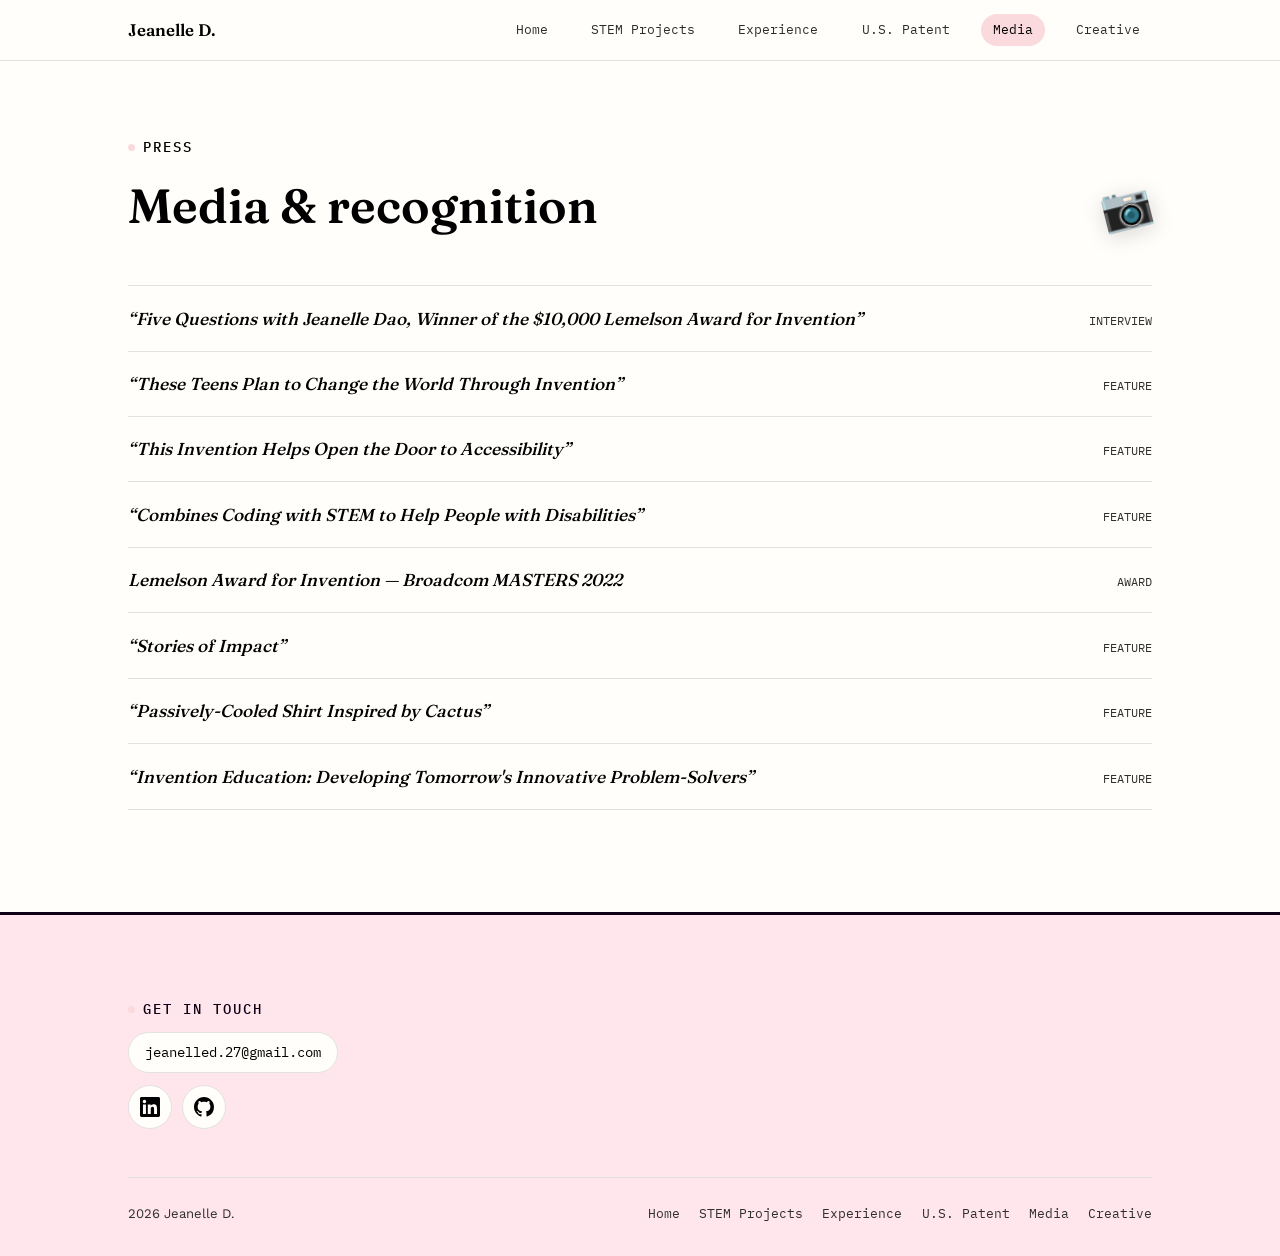
<file: media.html>
<!doctype html>
<html lang="en" data-theme="light">
<head>
<meta charset="utf-8">
<meta name="viewport" content="width=device-width, initial-scale=1">
<title>Jeanelle D. — Media & Recognition</title>
<meta name="description" content="Press features and interviews covering Jeanelle's invention and STEM work."><link rel="icon" href="assets/favicon.svg" type="image/svg+xml"><link rel="stylesheet" href="assets/css/styles.css">
</head>
<body>
<a href="#main" class="skip-link">Skip to content</a>

<header class="site-nav">
  <div class="nav-inner">
    <a href="index.html" class="brand">
      Jeanelle D.
    </a>
    <nav class="links mono" aria-label="Primary">
      <a href="index.html">Home</a>
      <a href="projects.html">STEM Projects</a>
      <a href="experience.html">Experience</a>
      <a href="patent.html">U.S. Patent</a>
      <a href="media.html" class="active" aria-current="page">Media</a>
      <a href="art.html">Creative</a>
    </nav>
  </div>
</header>

<main id="main">

<section class="page-header">
  <div class="wrap">
    <span class="eyebrow">Press</span>
    <div class="page-header-title-row">
      <h1>Media &amp; recognition</h1>
      <button class="egg-camera" type="button" aria-label="Camera, click me">&#128247;</button>
    </div>
  </div>
</section>
<section class="tight">
  <div class="wrap">
    <div class="press-list reveal">
      <div class="press-row"><h3><a href="https://www.societyforscience.org/blog/five-questions-with-jeanelle-dao-winner-of-the-10000-lemelson-award-for-invention/" target="_blank" rel="noopener noreferrer">&ldquo;Five Questions with Jeanelle Dao, Winner of the $10,000 Lemelson Award for Invention&rdquo;</a></h3><span class="tag">Interview</span></div>
      <div class="press-row"><h3><a href="https://medium.com/invention-notebook/these-teens-plan-to-change-the-world-through-invention-f93185510b78" target="_blank" rel="noopener noreferrer">&ldquo;These Teens Plan to Change the World Through Invention&rdquo;</a></h3><span class="tag">Feature</span></div>
      <div class="press-row"><h3><a href="https://www.lemelson.org/this-invention-helps-open-the-door-to-accessibility/" target="_blank" rel="noopener noreferrer">&ldquo;This Invention Helps Open the Door to Accessibility&rdquo;</a></h3><span class="tag">Feature</span></div>
      <div class="press-row"><h3><a href="https://broadcomfoundation.org/highlights/p/elementor-7621/" target="_blank" rel="noopener noreferrer">&ldquo;Combines Coding with STEM to Help People with Disabilities&rdquo;</a></h3><span class="tag">Feature</span></div>
      <div class="press-row"><h3><a href="https://youtu.be/QYobnXgQT6A?si=KguJM9aLCvPV47G4" target="_blank" rel="noopener noreferrer">Lemelson Award for Invention &mdash; Broadcom MASTERS 2022</a></h3><span class="tag">Award</span></div>
      <div class="press-row"><h3><a href="https://inventioneducation.org/action/jeanelle-dao/" target="_blank" rel="noopener noreferrer">&ldquo;Stories of Impact&rdquo;</a></h3><span class="tag">Feature</span></div>
      <div class="press-row"><h3><a href="https://asknature.org/innovation/passively-cooled-shirt-inspired-by-cactus/" target="_blank" rel="noopener noreferrer">&ldquo;Passively-Cooled Shirt Inspired by Cactus&rdquo;</a></h3><span class="tag">Feature</span></div>
      <div class="press-row"><h3><a href="https://www.newamerica.org/education-policy/briefs/invention-education-and-culturally-inclusive-practices-develop-inventive-mindsets/" target="_blank" rel="noopener noreferrer">&ldquo;Invention Education: Developing Tomorrow's Innovative Problem-Solvers&rdquo;</a></h3><span class="tag">Feature</span></div>
    </div>
  </div>
</section>

</main>

<footer id="contact">
  <div class="wrap">
    <span class="eyebrow">Get in touch</span>
    <div class="footer-links">
      <a href="mailto:jeanelled.27@gmail.com" class="footer-chip mono">jeanelled.27@gmail.com</a>
      <div class="footer-icon-row">
        <a href="https://linkedin.com/in/jeanelle-dao" class="footer-icon" target="_blank" rel="noopener noreferrer" aria-label="LinkedIn">
          <svg viewBox="0 0 24 24" aria-hidden="true"><path d="M20.447 20.452h-3.554v-5.569c0-1.328-.027-3.037-1.852-3.037-1.853 0-2.136 1.445-2.136 2.939v5.667H9.351V9h3.414v1.561h.046c.477-.9 1.637-1.85 3.37-1.85 3.601 0 4.267 2.37 4.267 5.455v6.286zM5.337 7.433c-1.144 0-2.063-.926-2.063-2.065 0-1.138.92-2.063 2.063-2.063 1.14 0 2.064.925 2.064 2.063 0 1.139-.925 2.065-2.064 2.065zm1.782 13.019H3.555V9h3.564v11.452zM22.225 0H1.771C.792 0 0 .774 0 1.729v20.542C0 23.227.792 24 1.771 24h20.451C23.2 24 24 23.227 24 22.271V1.729C24 .774 23.2 0 22.222 0h.003z"/></svg>
        </a>
        <a href="https://github.com/jeanelled" class="footer-icon" target="_blank" rel="noopener noreferrer" aria-label="GitHub">
          <svg viewBox="0 0 24 24" aria-hidden="true"><path d="M12 0C5.37 0 0 5.37 0 12c0 5.31 3.435 9.795 8.205 11.385.6.105.825-.255.825-.57 0-.285-.015-1.23-.015-2.235-3.015.555-3.795-.735-4.035-1.41-.135-.345-.72-1.41-1.23-1.695-.42-.225-1.02-.78-.015-.795.945-.015 1.62.87 1.845 1.23 1.08 1.815 2.805 1.305 3.495.99.105-.78.42-1.305.765-1.605-2.67-.3-5.46-1.335-5.46-5.925 0-1.305.465-2.385 1.23-3.225-.12-.3-.54-1.53.12-3.18 0 0 1.005-.315 3.3 1.23.96-.27 1.98-.405 3-.405s2.04.135 3 .405c2.295-1.56 3.3-1.23 3.3-1.23.66 1.65.24 2.88.12 3.18.765.84 1.23 1.905 1.23 3.225 0 4.605-2.805 5.625-5.475 5.925.435.375.81 1.095.81 2.22 0 1.605-.015 2.895-.015 3.3 0 .315.225.69.825.57A12.02 12.02 0 0024 12c0-6.63-5.37-12-12-12z"/></svg>
        </a>
      </div>
    </div>

    <div class="footer-bottom">
      <span>2026 Jeanelle D.</span>
      <nav class="mono" aria-label="Footer">
        <a href="index.html">Home</a>
        <a href="projects.html">STEM Projects</a>
        <a href="experience.html">Experience</a>
        <a href="patent.html">U.S. Patent</a>
        <a href="media.html">Media</a>
      <a href="art.html">Creative</a>
      </nav>
    </div>
  </div>
</footer>

<script src="assets/js/main.js"></script>
<script src="assets/js/media-egg.js"></script>
</body>
</html>
</file>
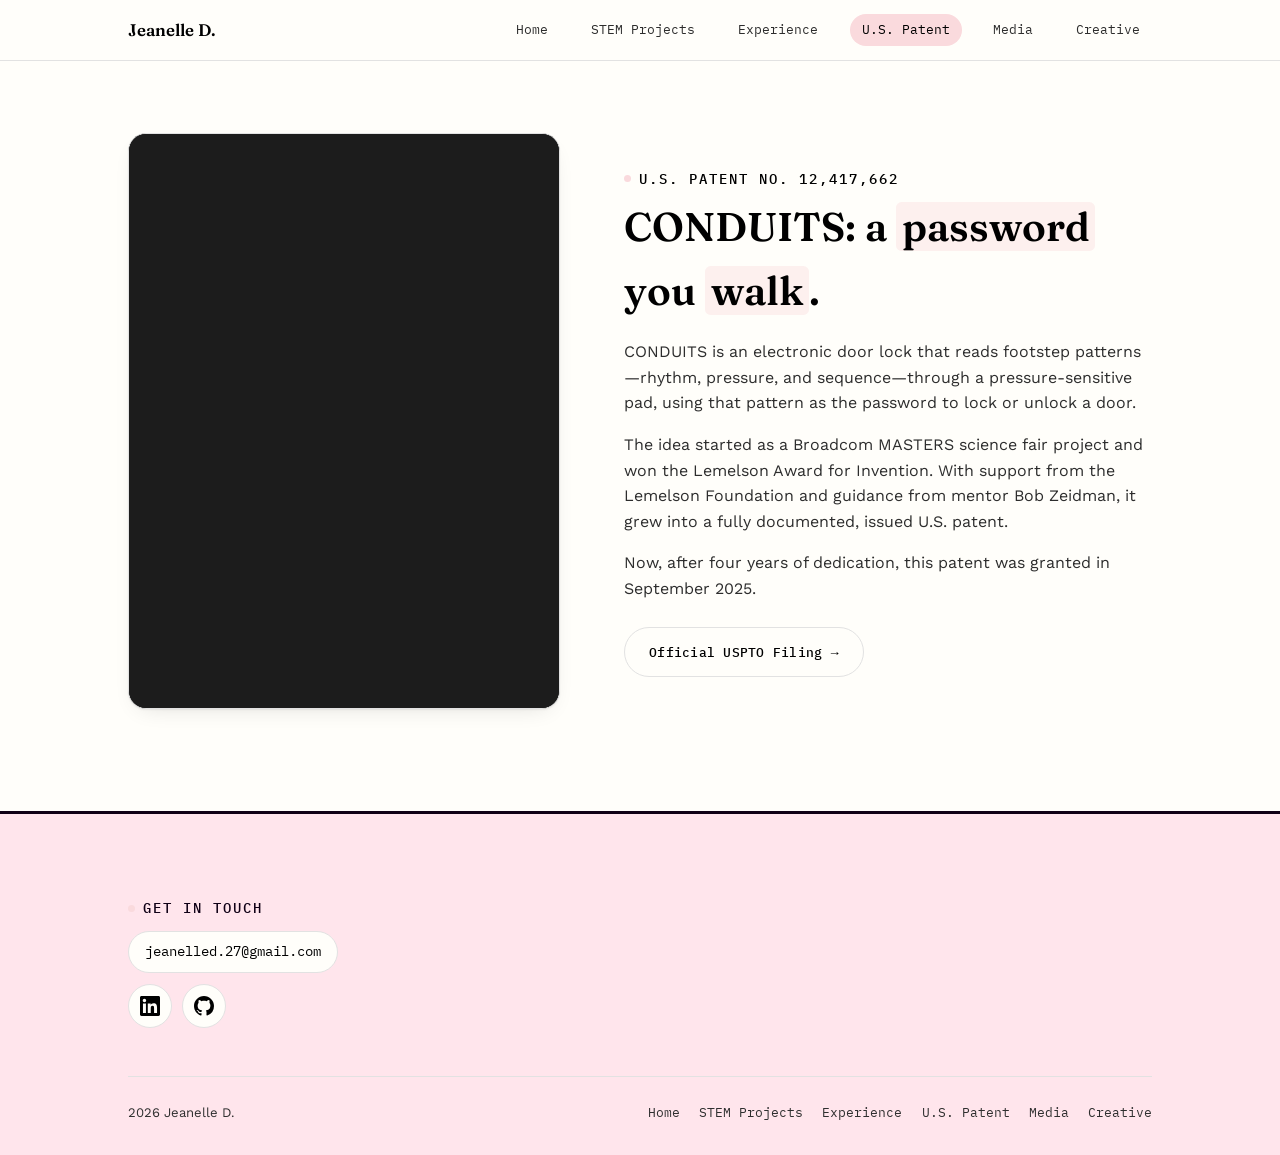
<file: patent.html>
<!doctype html>
<html lang="en" data-theme="light">
<head>
<meta charset="utf-8">
<meta name="viewport" content="width=device-width, initial-scale=1">
<title>Jeanelle D. — Patent</title>
<meta name="description" content="US Patent No. 12,417,662 — Conduits, an electronic door lock that reads footstep patterns as a password."><link rel="icon" href="assets/favicon.svg" type="image/svg+xml"><link rel="stylesheet" href="assets/css/styles.css">
</head>
<body>
<a href="#main" class="skip-link">Skip to content</a>

<header class="site-nav">
  <div class="nav-inner">
    <a href="index.html" class="brand">
      Jeanelle D.
    </a>
    <nav class="links mono" aria-label="Primary">
      <a href="index.html">Home</a>
      <a href="projects.html">STEM Projects</a>
      <a href="experience.html">Experience</a>
      <a href="patent.html" class="active" aria-current="page">U.S. Patent</a>
      <a href="media.html">Media</a>
      <a href="art.html">Creative</a>
    </nav>
  </div>
</header>

<main id="main" class="tile-footprint-track">

<section class="tight">
  <div class="wrap patent-panel" style="padding-top:clamp(2.75rem, 7vw, 4.5rem);">
    <div class="patent-visual patent-visual-pdf reveal">
      <iframe
        class="patent-pdf-frame"
        src="https://image-ppubs.uspto.gov/dirsearch-public/print/downloadPdf/12417662#view=FitH"
        title="U.S. Patent No. 12,417,662 — full filing"
        loading="lazy">
      </iframe>
      <a class="patent-pdf-fallback" href="https://image-ppubs.uspto.gov/dirsearch-public/print/downloadPdf/12417662" target="_blank" rel="noopener noreferrer">Open patent PDF &rarr;</a>
    </div>
    <div class="reveal">
      <span class="eyebrow">U.S. Patent No. 12,417,662</span>
      <h1>CONDUITS: a <mark>password</mark> you <mark>walk</mark>.</h1>
      <p>CONDUITS is an electronic door lock that reads footstep patterns&mdash;rhythm, pressure, and sequence&mdash;through a pressure-sensitive pad, using that pattern as the password to lock or unlock a door.</p>
      <p>The idea started as a Broadcom MASTERS science fair project and won the Lemelson Award for Invention. With support from the Lemelson Foundation and guidance from mentor Bob Zeidman, it grew into a fully documented, issued U.S. patent.</p>
      <p>Now, after four years of dedication, this patent was granted in September 2025.</p>
      <div class="cta-row" style="margin-top:1.6rem;">
        <a href="https://image-ppubs.uspto.gov/dirsearch-public/print/downloadPdf/12417662" target="_blank" rel="noopener noreferrer" class="btn btn-ghost">Official USPTO Filing &rarr;</a>
      </div>
    </div>
  </div>
</section>

</main>

<footer id="contact">
  <div class="wrap">
    <span class="eyebrow">Get in touch</span>
    <div class="footer-links">
      <a href="mailto:jeanelled.27@gmail.com" class="footer-chip mono">jeanelled.27@gmail.com</a>
      <div class="footer-icon-row">
        <a href="https://linkedin.com/in/jeanelle-dao" class="footer-icon" target="_blank" rel="noopener noreferrer" aria-label="LinkedIn">
          <svg viewBox="0 0 24 24" aria-hidden="true"><path d="M20.447 20.452h-3.554v-5.569c0-1.328-.027-3.037-1.852-3.037-1.853 0-2.136 1.445-2.136 2.939v5.667H9.351V9h3.414v1.561h.046c.477-.9 1.637-1.85 3.37-1.85 3.601 0 4.267 2.37 4.267 5.455v6.286zM5.337 7.433c-1.144 0-2.063-.926-2.063-2.065 0-1.138.92-2.063 2.063-2.063 1.14 0 2.064.925 2.064 2.063 0 1.139-.925 2.065-2.064 2.065zm1.782 13.019H3.555V9h3.564v11.452zM22.225 0H1.771C.792 0 0 .774 0 1.729v20.542C0 23.227.792 24 1.771 24h20.451C23.2 24 24 23.227 24 22.271V1.729C24 .774 23.2 0 22.222 0h.003z"/></svg>
        </a>
        <a href="https://github.com/jeanelled" class="footer-icon" target="_blank" rel="noopener noreferrer" aria-label="GitHub">
          <svg viewBox="0 0 24 24" aria-hidden="true"><path d="M12 0C5.37 0 0 5.37 0 12c0 5.31 3.435 9.795 8.205 11.385.6.105.825-.255.825-.57 0-.285-.015-1.23-.015-2.235-3.015.555-3.795-.735-4.035-1.41-.135-.345-.72-1.41-1.23-1.695-.42-.225-1.02-.78-.015-.795.945-.015 1.62.87 1.845 1.23 1.08 1.815 2.805 1.305 3.495.99.105-.78.42-1.305.765-1.605-2.67-.3-5.46-1.335-5.46-5.925 0-1.305.465-2.385 1.23-3.225-.12-.3-.54-1.53.12-3.18 0 0 1.005-.315 3.3 1.23.96-.27 1.98-.405 3-.405s2.04.135 3 .405c2.295-1.56 3.3-1.23 3.3-1.23.66 1.65.24 2.88.12 3.18.765.84 1.23 1.905 1.23 3.225 0 4.605-2.805 5.625-5.475 5.925.435.375.81 1.095.81 2.22 0 1.605-.015 2.895-.015 3.3 0 .315.225.69.825.57A12.02 12.02 0 0024 12c0-6.63-5.37-12-12-12z"/></svg>
        </a>
      </div>
    </div>

    <div class="footer-bottom">
      <span>2026 Jeanelle D.</span>
      <nav class="mono" aria-label="Footer">
        <a href="index.html">Home</a>
        <a href="projects.html">STEM Projects</a>
        <a href="experience.html">Experience</a>
        <a href="patent.html">U.S. Patent</a>
        <a href="media.html">Media</a>
      <a href="art.html">Creative</a>
      </nav>
    </div>
  </div>
</footer>

<script src="assets/js/main.js"></script>
<script src="assets/js/footprint-track.js"></script>
</body>
</html>
</file>
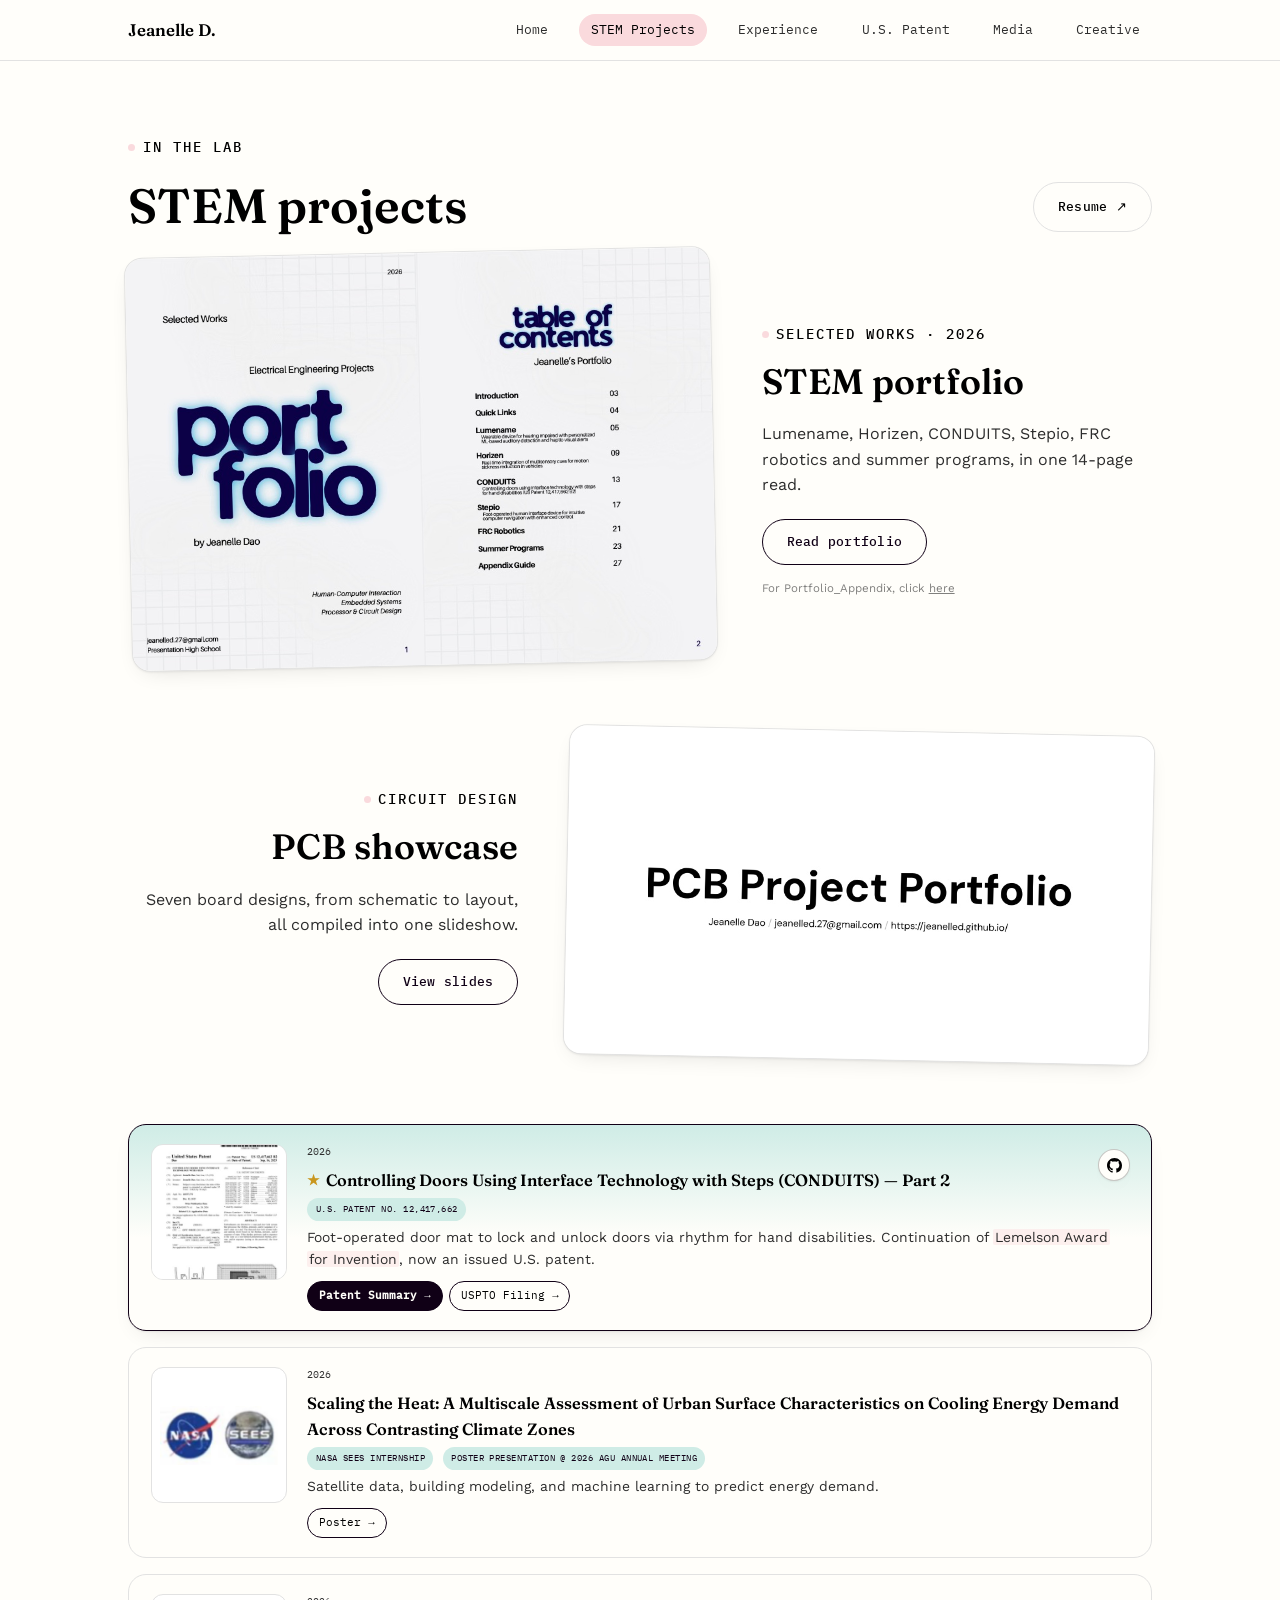
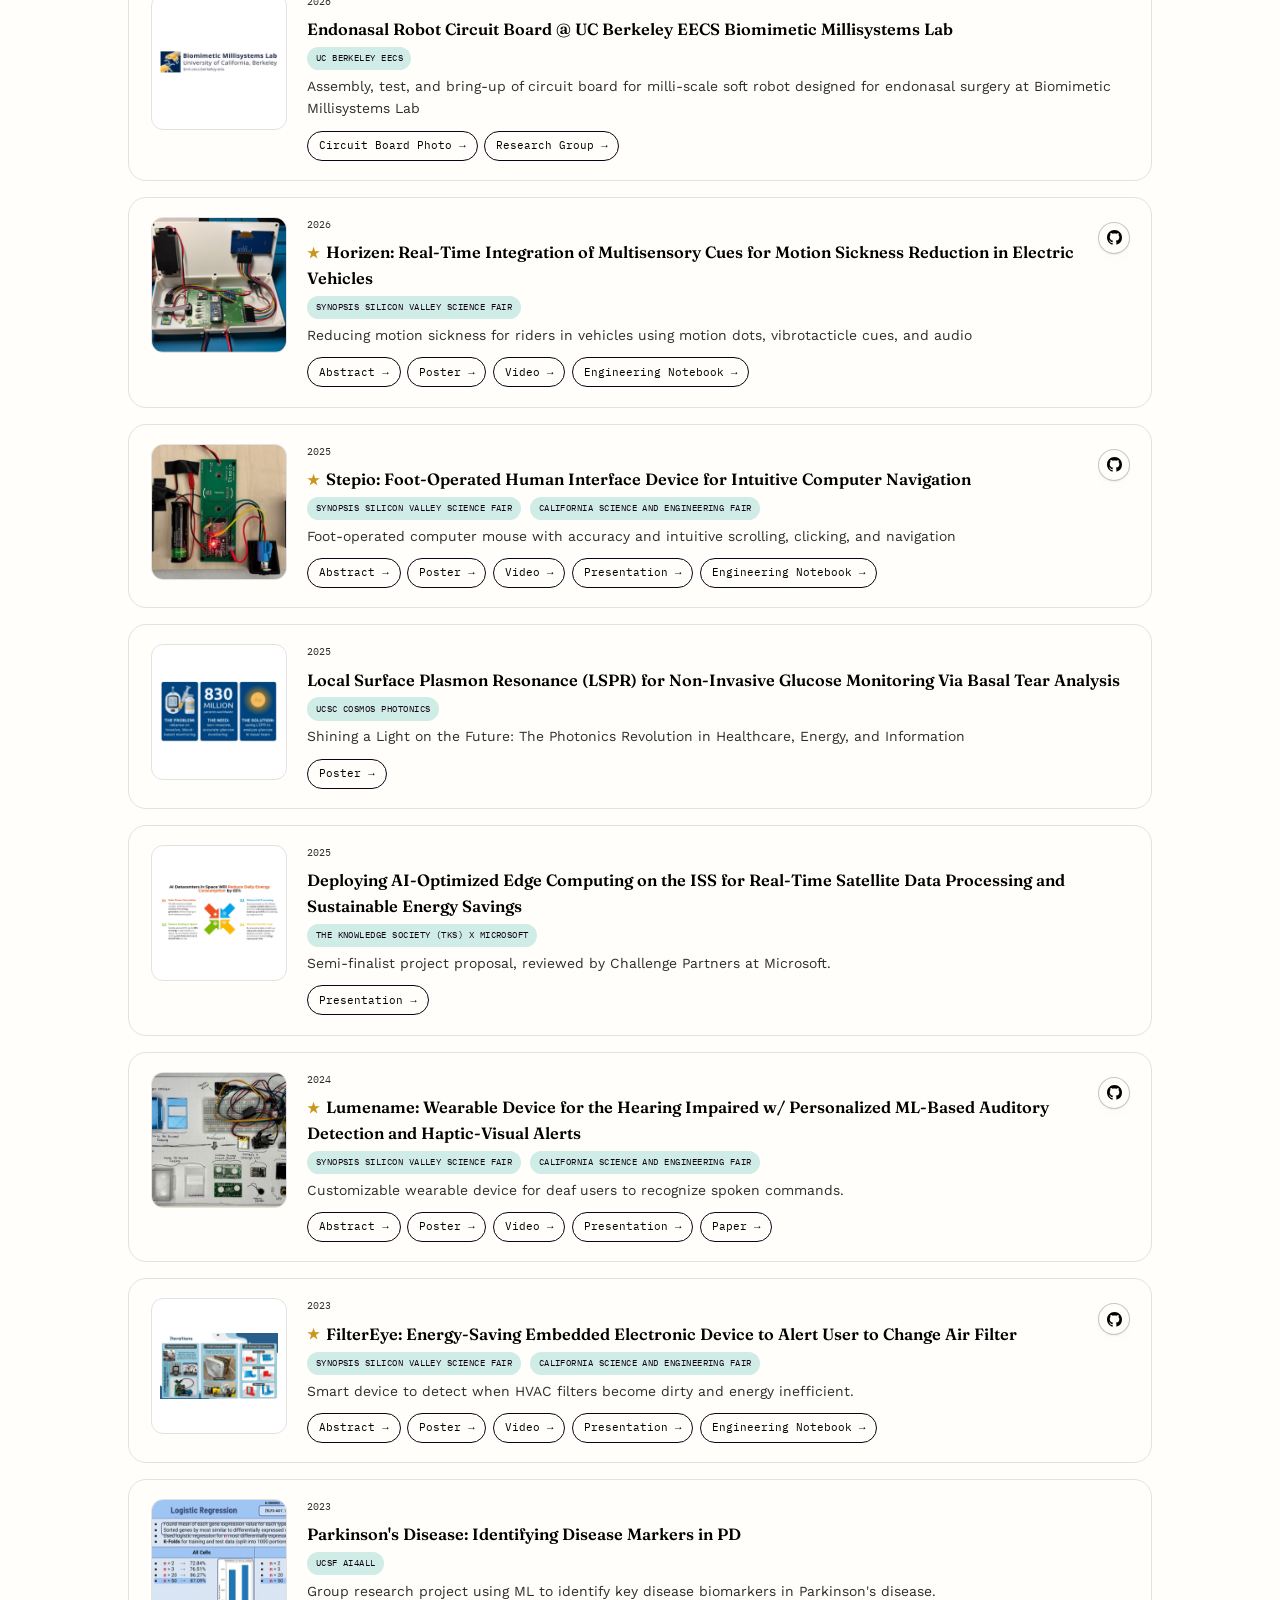
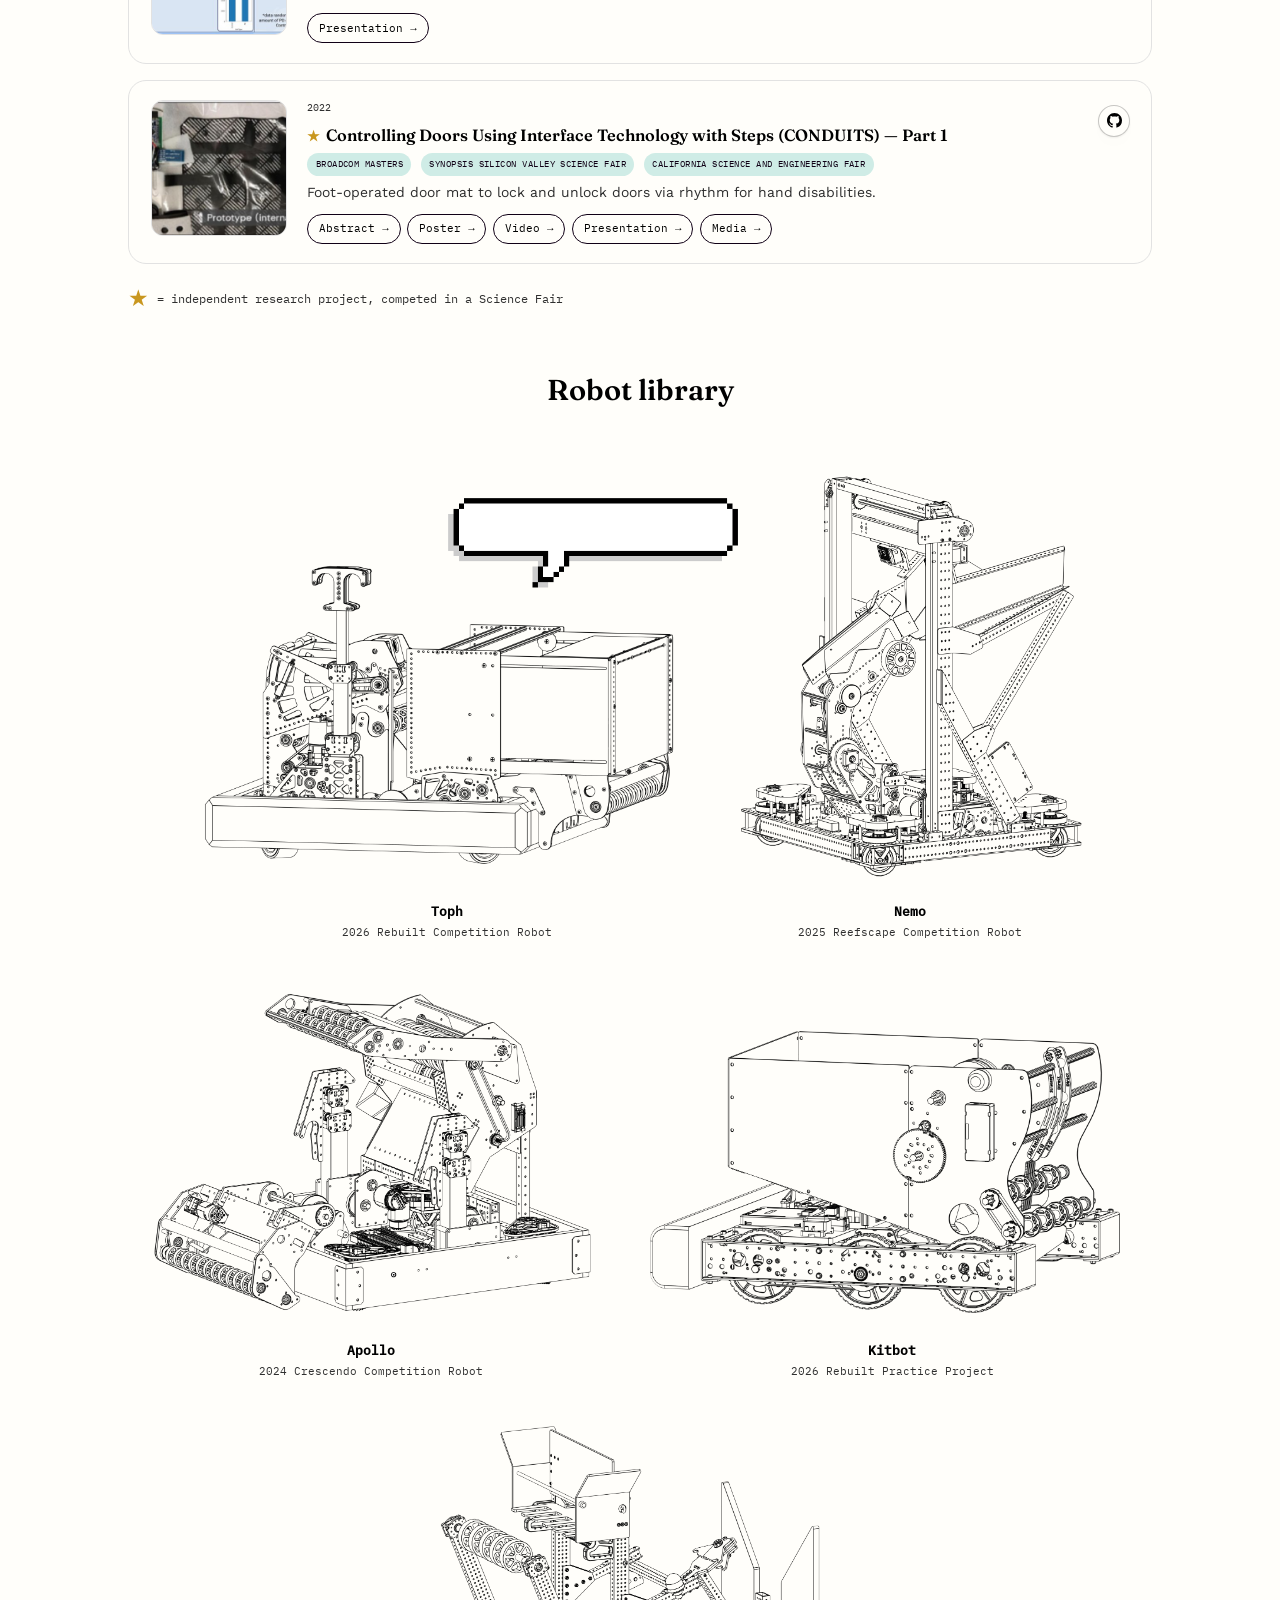
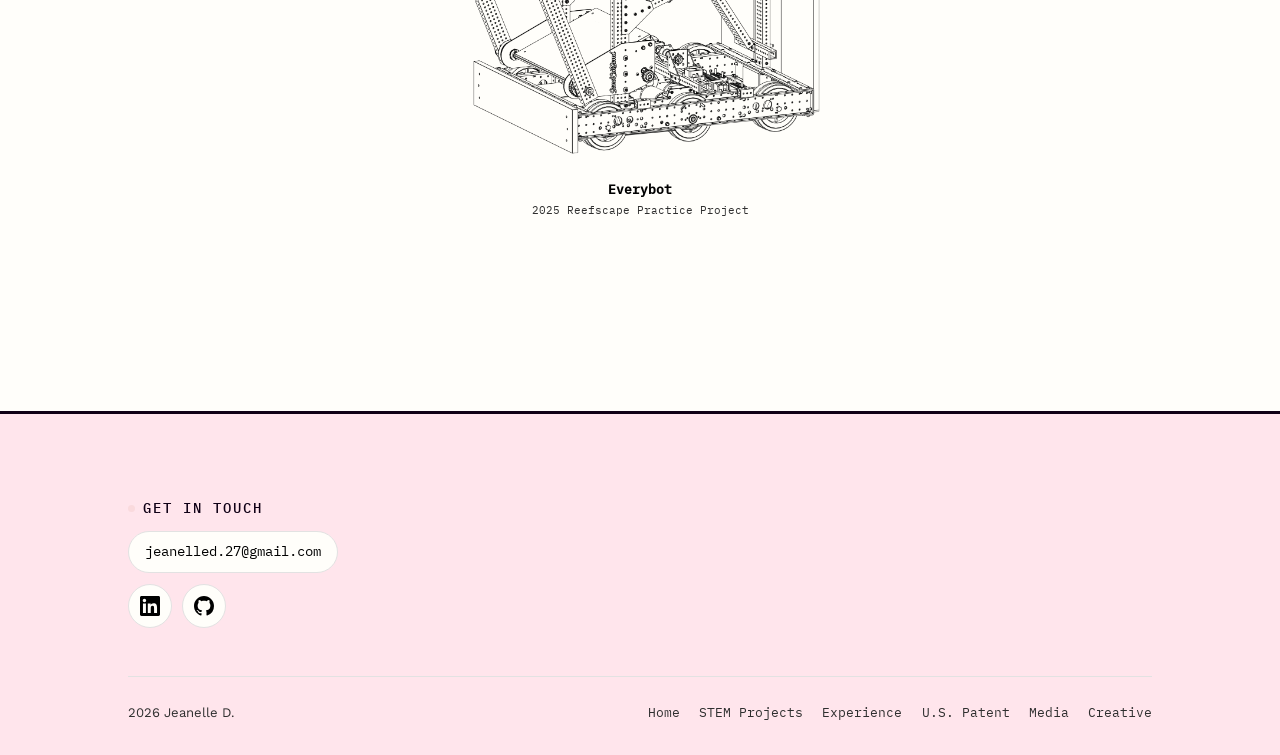
<file: projects.html>
<!doctype html>
<html lang="en" data-theme="light">
<head>
<meta charset="utf-8">
<meta name="viewport" content="width=device-width, initial-scale=1">
<title>Jeanelle D. — STEM Projects</title>
<meta name="description" content="Independent research and robotics builds, from the Conduits footstep-password lock to AI on the ISS."><link rel="icon" href="assets/favicon.svg" type="image/svg+xml"><link rel="stylesheet" href="assets/css/styles.css">
</head>
<body>
<a href="#main" class="skip-link">Skip to content</a>

<header class="site-nav">
  <div class="nav-inner">
    <a href="index.html" class="brand">
      Jeanelle D.
    </a>
    <nav class="links mono" aria-label="Primary">
      <a href="index.html">Home</a>
      <a href="projects.html" class="active" aria-current="page">STEM Projects</a>
      <a href="experience.html">Experience</a>
      <a href="patent.html">U.S. Patent</a>
      <a href="media.html">Media</a>
      <a href="art.html">Creative</a>
    </nav>
  </div>
</header>

<main id="main">

<section class="page-header page-header-tight">
  <div class="wrap">
    <span class="eyebrow">In the lab</span>
    <div class="page-header-title-row">
      <h1>STEM projects</h1>
      <a class="btn btn-ghost resume-flash-soft" href="https://drive.google.com/file/d/1byVo01WljW5bFO_Yu1yO0THjU5hdXBdM/view?usp=sharing" target="_blank" rel="noopener noreferrer">Resume &nearr;</a>
    </div>
  </div>
</section>
<section class="tight">
  <div class="wrap">
    <div class="portfolio-feature reveal">
      <button class="portfolio-cover" type="button" data-viewer-open="portfolioViewer" aria-label="Open STEM portfolio">
        <img src="assets/images/projects/portfolio-cover.jpg" alt="Portfolio cover and table of contents" loading="lazy">
        <span class="portfolio-cover-hint mono">Click to read &rarr;</span>
      </button>
      <div class="portfolio-feature-text">
        <span class="eyebrow">Selected works &middot; 2026</span>
        <h2>STEM portfolio</h2>
        <p>Lumename, Horizen, CONDUITS, Stepio, FRC robotics and summer programs, in one 14-page read.</p>
        <div class="cta-row">
          <button class="btn btn-primary" type="button" data-viewer-open="portfolioViewer">Read portfolio</button>
        </div>
        <p class="portfolio-appendix">For Portfolio_Appendix, click <a href="assets/Portfolio_Appendix.pdf" target="_blank" rel="noopener noreferrer">here</a></p>
      </div>
    </div>
    <dialog class="portfolio-viewer" id="portfolioViewer" aria-label="STEM portfolio">
      <div class="portfolio-viewer-bar">
        <span class="mono">JeanelleDao_STEM_Portfolio.pdf</span>
        <a class="mono" href="assets/JeanelleDao_STEM_Portfolio.pdf" target="_blank" rel="noopener noreferrer">Open in new tab &nearr;</a>
        <button type="button" class="portfolio-viewer-close" aria-label="Close" data-viewer-close>&times;</button>
      </div>
      <iframe data-src="assets/JeanelleDao_STEM_Portfolio.pdf#view=FitH" title="STEM Portfolio"></iframe>
    </dialog>
    <div class="portfolio-feature is-mirrored reveal">
      <button class="portfolio-cover" type="button" data-viewer-open="pcbViewer" aria-label="Open PCB showcase">
        <img src="assets/images/projects/pcb-cover.jpg" alt="PCB Project Portfolio title slide" loading="lazy">
        <span class="portfolio-cover-hint mono">&larr; Click to view</span>
      </button>
      <div class="portfolio-feature-text">
        <span class="eyebrow">Circuit design</span>
        <h2>PCB showcase</h2>
        <p>Seven board designs, from schematic to layout, all compiled into one slideshow.</p>
        <div class="cta-row">
          <button class="btn btn-primary" type="button" data-viewer-open="pcbViewer">View slides</button>
        </div>
      </div>
    </div>
    <dialog class="portfolio-viewer" id="pcbViewer" aria-label="PCB showcase">
      <div class="portfolio-viewer-bar">
        <span class="mono">PCB Project Portfolio</span>
        <a class="mono" href="https://docs.google.com/presentation/d/11KqHri02utyRTXG3YIdAOpUQekLqhOzYB8EtNsiEfJo/present" target="_blank" rel="noopener noreferrer">Open in new tab &nearr;</a>
        <button type="button" class="portfolio-viewer-close" aria-label="Close" data-viewer-close>&times;</button>
      </div>
      <iframe data-src="https://docs.google.com/presentation/d/11KqHri02utyRTXG3YIdAOpUQekLqhOzYB8EtNsiEfJo/embed?start=false&amp;loop=true&amp;delayms=5000" title="PCB Showcase Portfolio" allowfullscreen></iframe>
    </dialog>
    <div class="project-list">
      <div class="project-box feature reveal has-github">
        <img class="project-thumb" src="assets/images/projects/conduits-2-web.jpg" alt="Conduits - Part 2" loading="lazy">
        <div class="project-box-body">
          <div class="project-meta mono">2026</div>
          <div class="project-box-head badge-below">
            <h3><span class="project-star" title="Independent research project &mdash; competed in Science Fair" aria-label="Independent research project, competed in Science Fair">&#9733;</span>Controlling Doors Using Interface Technology with Steps (CONDUITS) &mdash; Part 2</h3>
            <span class="badge">U.S. Patent No. 12,417,662</span>
          </div>
          <p>Foot-operated door mat to lock and unlock doors via rhythm for hand disabilities. Continuation of <mark>Lemelson Award for Invention</mark>, now an issued U.S. patent.</p>
          <div class="project-links-ph">
            <a class="link-real link-highlight" href="patent.html">Patent Summary &rarr;</a>
            <a class="link-real" href="https://image-ppubs.uspto.gov/dirsearch-public/print/downloadPdf/12417662" target="_blank" rel="noopener noreferrer">USPTO Filing &rarr;</a>
          </div>
        </div>
        <a class="award-robot-btn" href="https://github.com/jeanelled/CONDUITS" target="_blank" rel="noopener noreferrer" aria-label="View CONDUITS on GitHub" title="View on GitHub">
          <svg viewBox="0 0 24 24" fill="currentColor" aria-hidden="true"><path d="M12 0C5.37 0 0 5.37 0 12c0 5.31 3.435 9.795 8.205 11.385.6.105.825-.255.825-.57 0-.285-.015-1.23-.015-2.235-3.015.555-3.795-.735-4.035-1.41-.135-.345-.72-1.41-1.23-1.695-.42-.225-1.02-.78-.015-.795.945-.015 1.62.87 1.845 1.23 1.08 1.815 2.805 1.305 3.495.99.105-.78.42-1.305.765-1.605-2.67-.3-5.46-1.335-5.46-5.925 0-1.305.465-2.385 1.23-3.225-.12-.3-.54-1.53.12-3.18 0 0 1.005-.315 3.3 1.23.96-.27 1.98-.405 3-.405s2.04.135 3 .405c2.295-1.56 3.3-1.23 3.3-1.23.66 1.65.24 2.88.12 3.18.765.84 1.23 1.905 1.23 3.225 0 4.605-2.805 5.625-5.475 5.925.435.375.81 1.095.81 2.22 0 1.605-.015 2.895-.015 3.3 0 .315.225.69.825.57A12.02 12.02 0 0024 12c0-6.63-5.37-12-12-12z"/></svg>
        </a>
      </div>

      <div class="project-box reveal space-hover">
        <img class="project-thumb thumb-contain" src="assets/images/projects/nasa-sees-web.jpg" alt="NASA SEES: Scaling the Heat" loading="lazy">
        <div class="project-box-body">
          <div class="project-meta mono">2026</div>
          <div class="project-box-head badge-below">
            <h3>Scaling the Heat: A Multiscale Assessment of Urban Surface Characteristics on Cooling Energy Demand Across Contrasting Climate Zones</h3>
            <span class="badge">NASA SEES Internship</span><span class="badge">Poster Presentation @ 2026 AGU Annual Meeting</span>
          </div>
          <p>Satellite data, building modeling, and machine learning to predict energy demand.</p>
          <div class="project-links-ph">
            <a class="link-real" href="https://drive.google.com/file/d/1QPpvYhsXOXgKa3TXspqgQTLfBYkUajlq/view?usp=sharing" target="_blank" rel="noopener noreferrer">Poster &rarr;</a>
          </div>
        </div>
      </div>

      <div class="project-box reveal">
        <img class="project-thumb thumb-contain" src="assets/images/projects/berkeley-eecs-web.jpg" alt="Circuit Board for Endonasal Robot" loading="lazy">
        <div class="project-box-body">
          <div class="project-meta mono">2026</div>
          <div class="project-box-head badge-below">
            <h3>Endonasal Robot Circuit Board @ UC Berkeley EECS Biomimetic Millisystems Lab</h3>
            <span class="badge">UC Berkeley EECS</span>
          </div>
          <p>Assembly, test, and bring-up of circuit board for milli-scale soft robot designed for endonasal surgery at Biomimetic Millisystems Lab</p>
          <div class="project-links-ph">
            <a class="link-real" href="https://drive.google.com/file/d/1JIeML6B-lcX0-kIhj8QgW7k1RUZvCBSF/view?usp=sharing" target="_blank" rel="noopener noreferrer">Circuit Board Photo &rarr;</a>
            <a class="link-real" href="https://people.eecs.berkeley.edu/~ronf/Biomimetics.html" target="_blank" rel="noopener noreferrer">Research Group &rarr;</a>
          </div>
        </div>
      </div>

      <div class="project-box reveal has-github">
        <img class="project-thumb" src="assets/images/projects/horizen-web.jpg" alt="Horizen" loading="lazy">
        <div class="project-box-body">
          <div class="project-meta mono">2026</div>
          <div class="project-box-head badge-below">
            <h3><span class="project-star" title="Independent research project &mdash; competed in Science Fair" aria-label="Independent research project, competed in Science Fair">&#9733;</span>Horizen: Real-Time Integration of Multisensory Cues for Motion Sickness Reduction in Electric Vehicles</h3>
            <span class="badge">Synopsis Silicon Valley Science Fair</span>
          </div>
          <p>Reducing motion sickness for riders in vehicles using motion dots, vibrotacticle cues, and audio</p>
          <div class="project-links-ph">
            <a class="link-real" href="https://drive.google.com/file/d/1MNAipPp1jvTEkt84HwmKP3MoyaJiiguK/view?usp=sharing" target="_blank" rel="noopener noreferrer">Abstract &rarr;</a>
            <a class="link-real" href="https://drive.google.com/file/d/1Q9MSIZjnRyz1R3AHBi3jlRUlH9apMHQ-/view?usp=drive_link" target="_blank" rel="noopener noreferrer">Poster &rarr;</a>
            <a class="link-real" href="https://youtu.be/F8YQkKRcZwM?si=ZJr7kSAcbM05vOOh" target="_blank" rel="noopener noreferrer">Video &rarr;</a>
            <a class="link-real" href="https://docs.google.com/document/d/1L94uZ9v7l0rXOK-4l8pg6YLUUDZw6zKN0cnC7MHu6k8/edit?usp=sharing" target="_blank" rel="noopener noreferrer">Engineering Notebook &rarr;</a>
          </div>
        </div>
        <a class="award-robot-btn" href="https://github.com/jeanelled/Horizen" target="_blank" rel="noopener noreferrer" aria-label="View Horizen on GitHub" title="View on GitHub">
          <svg viewBox="0 0 24 24" fill="currentColor" aria-hidden="true"><path d="M12 0C5.37 0 0 5.37 0 12c0 5.31 3.435 9.795 8.205 11.385.6.105.825-.255.825-.57 0-.285-.015-1.23-.015-2.235-3.015.555-3.795-.735-4.035-1.41-.135-.345-.72-1.41-1.23-1.695-.42-.225-1.02-.78-.015-.795.945-.015 1.62.87 1.845 1.23 1.08 1.815 2.805 1.305 3.495.99.105-.78.42-1.305.765-1.605-2.67-.3-5.46-1.335-5.46-5.925 0-1.305.465-2.385 1.23-3.225-.12-.3-.54-1.53.12-3.18 0 0 1.005-.315 3.3 1.23.96-.27 1.98-.405 3-.405s2.04.135 3 .405c2.295-1.56 3.3-1.23 3.3-1.23.66 1.65.24 2.88.12 3.18.765.84 1.23 1.905 1.23 3.225 0 4.605-2.805 5.625-5.475 5.925.435.375.81 1.095.81 2.22 0 1.605-.015 2.895-.015 3.3 0 .315.225.69.825.57A12.02 12.02 0 0024 12c0-6.63-5.37-12-12-12z"/></svg>
        </a>
      </div>

      <div class="project-box reveal has-github">
        <img class="project-thumb" src="assets/images/projects/stepio-web.jpg" alt="Stepio" loading="lazy">
        <div class="project-box-body">
          <div class="project-meta mono">2025</div>
          <div class="project-box-head badge-below">
            <h3><span class="project-star" title="Independent research project &mdash; competed in Science Fair" aria-label="Independent research project, competed in Science Fair">&#9733;</span>Stepio: Foot-Operated Human Interface Device for Intuitive Computer Navigation</h3>
            <span class="badge">Synopsis Silicon Valley Science Fair</span> <span class="badge">California Science and Engineering Fair</span>
          </div>
          <p>Foot-operated computer mouse with accuracy and intuitive scrolling, clicking, and navigation</p>
          <div class="project-links-ph">
            <a class="link-real" href="https://drive.google.com/file/d/1PTGG-kn0eU6haFqeFQQ1H3motxehMll7/view?usp=sharing" target="_blank" rel="noopener noreferrer">Abstract &rarr;</a>
            <a class="link-real" href="https://drive.google.com/file/d/1vHKepH1buKWU1nv6bGAgqnjjd5PV-GJf/view?usp=drive_link" target="_blank" rel="noopener noreferrer">Poster &rarr;</a>
            <a class="link-real" href="https://youtu.be/hCI0WxpTs_M" target="_blank" rel="noopener noreferrer">Video &rarr;</a>
            <a class="link-real" href="https://drive.google.com/file/d/1PbpZljFIXK4Of-3r01p7a5lB45yygv_1/view?usp=drive_link" target="_blank" rel="noopener noreferrer">Presentation &rarr;</a>
            <a class="link-real" href="https://docs.google.com/document/d/1uF-6ughXTPS8a76OdPlEZXxnK-cumhwn04AXGnkDSTs/edit?usp=sharing" target="_blank" rel="noopener noreferrer">Engineering Notebook &rarr;</a>
          </div>
        </div>
        <a class="award-robot-btn" href="https://github.com/jeanelled/Stepio" target="_blank" rel="noopener noreferrer" aria-label="View Stepio on GitHub" title="View on GitHub">
          <svg viewBox="0 0 24 24" fill="currentColor" aria-hidden="true"><path d="M12 0C5.37 0 0 5.37 0 12c0 5.31 3.435 9.795 8.205 11.385.6.105.825-.255.825-.57 0-.285-.015-1.23-.015-2.235-3.015.555-3.795-.735-4.035-1.41-.135-.345-.72-1.41-1.23-1.695-.42-.225-1.02-.78-.015-.795.945-.015 1.62.87 1.845 1.23 1.08 1.815 2.805 1.305 3.495.99.105-.78.42-1.305.765-1.605-2.67-.3-5.46-1.335-5.46-5.925 0-1.305.465-2.385 1.23-3.225-.12-.3-.54-1.53.12-3.18 0 0 1.005-.315 3.3 1.23.96-.27 1.98-.405 3-.405s2.04.135 3 .405c2.295-1.56 3.3-1.23 3.3-1.23.66 1.65.24 2.88.12 3.18.765.84 1.23 1.905 1.23 3.225 0 4.605-2.805 5.625-5.475 5.925.435.375.81 1.095.81 2.22 0 1.605-.015 2.895-.015 3.3 0 .315.225.69.825.57A12.02 12.02 0 0024 12c0-6.63-5.37-12-12-12z"/></svg>
        </a>
      </div>

      <div class="project-box reveal">
        <img class="project-thumb thumb-contain" src="assets/images/projects/photonics-web.jpg" alt="Photonics" loading="lazy">
        <div class="project-box-body">
          <div class="project-meta mono">2025</div>
          <div class="project-box-head badge-below">
            <h3>Local Surface Plasmon Resonance (LSPR) for Non-Invasive Glucose Monitoring Via Basal Tear Analysis </h3>
            <span class="badge">UCSC COSMOS Photonics</span>
          </div>
          <p>Shining a Light on the Future: The Photonics Revolution in Healthcare, Energy, and Information</p>
          <div class="project-links-ph">
            <a class="link-real" href="https://drive.google.com/file/d/1SPURnP_GyuNcpA3TKaEkX-ee9Dy2088w/view?usp=drive_link" target="_blank" rel="noopener noreferrer">Poster &rarr;</a>
          </div>
        </div>
      </div>

      <div class="project-box reveal space-hover">
        <img class="project-thumb thumb-contain" src="assets/images/projects/edge-computing-iss-web.jpg" alt="AI-Optimized Edge Computing on the ISS" loading="lazy">
        <div class="project-box-body">
          <div class="project-meta mono">2025</div>
          <div class="project-box-head badge-below">
            <h3>Deploying AI-Optimized Edge Computing on the ISS for Real-Time Satellite Data Processing and Sustainable Energy Savings</h3>
            <span class="badge">The Knowledge Society (TKS) x Microsoft</span>
          </div>
          <p>Semi-finalist project proposal, reviewed by Challenge Partners at Microsoft.</p>
          <div class="project-links-ph">
            <a class="link-real" href="https://www.canva.com/design/DAGzelbqJ1A/2Elx87f5OKlS3A8c4Ivd9w/view" target="_blank" rel="noopener noreferrer">Presentation &rarr;</a>
          </div>
        </div>
      </div>

      <div class="project-box reveal has-github">
        <img class="project-thumb" src="assets/images/projects/lumename-web.jpg" alt="Lumename" loading="lazy">
        <div class="project-box-body">
          <div class="project-meta mono">2024</div>
          <div class="project-box-head badge-below">
            <h3><span class="project-star" title="Independent research project &mdash; competed in Science Fair" aria-label="Independent research project, competed in Science Fair">&#9733;</span>Lumename: Wearable Device for the Hearing Impaired w/ Personalized ML-Based Auditory Detection and Haptic-Visual Alerts</h3>
            <span class="badge">Synopsis Silicon Valley Science Fair</span> <span class="badge">California Science and Engineering Fair</span>
          </div>
          <p>Customizable wearable device for deaf users to recognize spoken commands.</p>
          <div class="project-links-ph">
            <a class="link-real" href="https://drive.google.com/file/d/1KMPCmEW_dgS2tBVgE_IY3bVZH1UODa5f/view?usp=sharing" target="_blank" rel="noopener noreferrer">Abstract &rarr;</a>
            <a class="link-real" href="https://drive.google.com/file/d/1HsnUFREhv-bk6T7MObbtUZyZvwJmNd_l/view?usp=drive_link" target="_blank" rel="noopener noreferrer">Poster &rarr;</a>
            <a class="link-real" href="https://youtu.be/O3xWEm50Cec" target="_blank" rel="noopener noreferrer">Video &rarr;</a>
            <a class="link-real" href="https://drive.google.com/file/d/115t-ixKJnw4JhM7TPeEKDQisffAOz_k-/view?usp=drive_link" target="_blank" rel="noopener noreferrer">Presentation &rarr;</a>
            <a class="link-real" href="https://73713280-64df-46d5-9fe2-70761ca13daa.filesusr.com/ugd/dba2a3_1e75ce7262bc4af8adeaf073f8331c13.pdf" target="_blank" rel="noopener noreferrer">Paper &rarr;</a>
          </div>
        </div>
        <a class="award-robot-btn" href="https://github.com/jeanelled/Lumename" target="_blank" rel="noopener noreferrer" aria-label="View Lumename on GitHub" title="View on GitHub">
          <svg viewBox="0 0 24 24" fill="currentColor" aria-hidden="true"><path d="M12 0C5.37 0 0 5.37 0 12c0 5.31 3.435 9.795 8.205 11.385.6.105.825-.255.825-.57 0-.285-.015-1.23-.015-2.235-3.015.555-3.795-.735-4.035-1.41-.135-.345-.72-1.41-1.23-1.695-.42-.225-1.02-.78-.015-.795.945-.015 1.62.87 1.845 1.23 1.08 1.815 2.805 1.305 3.495.99.105-.78.42-1.305.765-1.605-2.67-.3-5.46-1.335-5.46-5.925 0-1.305.465-2.385 1.23-3.225-.12-.3-.54-1.53.12-3.18 0 0 1.005-.315 3.3 1.23.96-.27 1.98-.405 3-.405s2.04.135 3 .405c2.295-1.56 3.3-1.23 3.3-1.23.66 1.65.24 2.88.12 3.18.765.84 1.23 1.905 1.23 3.225 0 4.605-2.805 5.625-5.475 5.925.435.375.81 1.095.81 2.22 0 1.605-.015 2.895-.015 3.3 0 .315.225.69.825.57A12.02 12.02 0 0024 12c0-6.63-5.37-12-12-12z"/></svg>
        </a>
      </div>

      <div class="project-box reveal has-github">
        <img class="project-thumb thumb-contain" src="assets/images/projects/filtereye-web.jpg" alt="FilterEye" loading="lazy">
        <div class="project-box-body">
          <div class="project-meta mono">2023</div>
          <div class="project-box-head badge-below">
            <h3><span class="project-star" title="Independent research project &mdash; competed in Science Fair" aria-label="Independent research project, competed in Science Fair">&#9733;</span>FilterEye: Energy-Saving Embedded Electronic Device to Alert User to Change Air Filter</h3>
            <span class="badge">Synopsis Silicon Valley Science Fair</span> <span class="badge">California Science and Engineering Fair</span>
          </div>
          <p>Smart device to detect when HVAC filters become dirty and energy inefficient.</p>
          <div class="project-links-ph">
            <a class="link-real" href="https://drive.google.com/file/d/18N-ibMSPcob-mt1w3yV9yUVcvfiG9Vae/view?usp=sharing" target="_blank" rel="noopener noreferrer">Abstract &rarr;</a>
            <a class="link-real" href="https://drive.google.com/file/d/1TYeaKR_hnEKZ8QSzO4T-_xuu6ohhcOui/view?usp=drive_link" target="_blank" rel="noopener noreferrer">Poster &rarr;</a>
            <a class="link-real" href="https://youtu.be/GEO4m4PU1G4" target="_blank" rel="noopener noreferrer">Video &rarr;</a>
            <a class="link-real" href="https://drive.google.com/file/d/1xti3FA3lZQPiW4OZbl5KWd1iU-35zPq5/view?usp=sharing" target="_blank" rel="noopener noreferrer">Presentation &rarr;</a>
            <a class="link-real" href="https://drive.google.com/file/d/1wYKVkGU9VowUJGCopN7GjyHl3LHz08M9/view?usp=sharing" target="_blank" rel="noopener noreferrer">Engineering Notebook &rarr;</a>
          </div>
        </div>
        <a class="award-robot-btn" href="https://github.com/jeanelled/FilterEye" target="_blank" rel="noopener noreferrer" aria-label="View FilterEye on GitHub" title="View on GitHub">
          <svg viewBox="0 0 24 24" fill="currentColor" aria-hidden="true"><path d="M12 0C5.37 0 0 5.37 0 12c0 5.31 3.435 9.795 8.205 11.385.6.105.825-.255.825-.57 0-.285-.015-1.23-.015-2.235-3.015.555-3.795-.735-4.035-1.41-.135-.345-.72-1.41-1.23-1.695-.42-.225-1.02-.78-.015-.795.945-.015 1.62.87 1.845 1.23 1.08 1.815 2.805 1.305 3.495.99.105-.78.42-1.305.765-1.605-2.67-.3-5.46-1.335-5.46-5.925 0-1.305.465-2.385 1.23-3.225-.12-.3-.54-1.53.12-3.18 0 0 1.005-.315 3.3 1.23.96-.27 1.98-.405 3-.405s2.04.135 3 .405c2.295-1.56 3.3-1.23 3.3-1.23.66 1.65.24 2.88.12 3.18.765.84 1.23 1.905 1.23 3.225 0 4.605-2.805 5.625-5.475 5.925.435.375.81 1.095.81 2.22 0 1.605-.015 2.895-.015 3.3 0 .315.225.69.825.57A12.02 12.02 0 0024 12c0-6.63-5.37-12-12-12z"/></svg>
        </a>
      </div>

      <div class="project-box reveal">
        <img class="project-thumb" src="assets/images/projects/parkinsons-web.jpg" alt="Parkinson's Disease: Identifying Disease Markers" loading="lazy">
        <div class="project-box-body">
          <div class="project-meta mono">2023</div>
          <div class="project-box-head badge-below">
            <h3>Parkinson's Disease: Identifying Disease Markers in PD</h3>
            <span class="badge">UCSF AI4ALL</span>
          </div>
          <p>Group research project using ML to identify key disease biomarkers in Parkinson's disease.</p>
          <div class="project-links-ph">
            <a class="link-real" href="https://docs.google.com/presentation/d/1aDpcFcfNQPe4UxoBV_Iicii4WtOUOIJYPkz6nBQ_uZ0/edit" target="_blank" rel="noopener noreferrer">Presentation &rarr;</a>
          </div>
        </div>
      </div>

      <div class="project-box reveal has-github">
        <img class="project-thumb" src="assets/images/projects/conduits-1-web.jpg" alt="Conduits - Part 1" loading="lazy">
        <div class="project-box-body">
          <div class="project-meta mono">2022</div>
          <div class="project-box-head badge-below">
            <h3><span class="project-star" title="Independent research project &mdash; competed in Science Fair" aria-label="Independent research project, competed in Science Fair">&#9733;</span>Controlling Doors Using Interface Technology with Steps (CONDUITS) &mdash; Part 1</h3>
            <span class="badge">Broadcom MASTERS</span><span class="badge">Synopsis Silicon Valley Science Fair</span> <span class="badge">California Science and Engineering Fair</span>
          </div>
          <p>Foot-operated door mat to lock and unlock doors via rhythm for hand disabilities.</p>
          <div class="project-links-ph">
            <a class="link-real" href="https://drive.google.com/file/d/1e8nEKtHvHKBdbPAlL7bWqNjYu9M7mUvz/view?usp=sharing" target="_blank" rel="noopener noreferrer">Abstract &rarr;</a>
            <a class="link-real" href="https://drive.google.com/file/d/1tnUZqcRuu3vLEeqwDLDt4qCpMpqOLq3E/view?usp=drive_link" target="_blank" rel="noopener noreferrer">Poster &rarr;</a>
            <a class="link-real" href="https://www.youtube.com/watch?v=QYobnXgQT6A" target="_blank" rel="noopener noreferrer">Video &rarr;</a>
            <a class="link-real" href="https://drive.google.com/file/d/11K-LSbCmohJed5gqhlNL88zaFRYjZSvm/view?usp=sharing" target="_blank" rel="noopener noreferrer">Presentation &rarr;</a>
            <a class="link-real" href="media.html">Media &rarr;</a>
          </div>
        </div>
        <a class="award-robot-btn" href="https://github.com/jeanelled/CONDUITS" target="_blank" rel="noopener noreferrer" aria-label="View CONDUITS on GitHub" title="View on GitHub">
          <svg viewBox="0 0 24 24" fill="currentColor" aria-hidden="true"><path d="M12 0C5.37 0 0 5.37 0 12c0 5.31 3.435 9.795 8.205 11.385.6.105.825-.255.825-.57 0-.285-.015-1.23-.015-2.235-3.015.555-3.795-.735-4.035-1.41-.135-.345-.72-1.41-1.23-1.695-.42-.225-1.02-.78-.015-.795.945-.015 1.62.87 1.845 1.23 1.08 1.815 2.805 1.305 3.495.99.105-.78.42-1.305.765-1.605-2.67-.3-5.46-1.335-5.46-5.925 0-1.305.465-2.385 1.23-3.225-.12-.3-.54-1.53.12-3.18 0 0 1.005-.315 3.3 1.23.96-.27 1.98-.405 3-.405s2.04.135 3 .405c2.295-1.56 3.3-1.23 3.3-1.23.66 1.65.24 2.88.12 3.18.765.84 1.23 1.905 1.23 3.225 0 4.605-2.805 5.625-5.475 5.925.435.375.81 1.095.81 2.22 0 1.605-.015 2.895-.015 3.3 0 .315.225.69.825.57A12.02 12.02 0 0024 12c0-6.63-5.37-12-12-12z"/></svg>
        </a>
      </div>
    </div>

    <p class="project-key"><span class="project-star">&#9733;</span> = independent research project, competed in a Science Fair</p>

    <div class="robot-library-breakout">
      <h2 class="section-title">Robot library</h2>
      <div class="robot-modal-grid reveal">
        <figure class="robot-figure robot-figure-title-host">
          <img class="robot-modal-title-gif" src="assets/images/pixel-speech-bubble.gif" alt="" aria-hidden="true" loading="lazy">
          <img class="robot-img-raised" src="assets/images/robots/toph.png" alt="Toph robot" loading="lazy">
          <figcaption><span class="robot-name">Toph</span><span class="robot-desc">2026 Rebuilt Competition Robot</span></figcaption>
        </figure>
        <figure class="robot-figure robot-figure-tall">
          <img src="assets/images/robots/nemo.png" alt="Nemo robot" loading="lazy">
          <figcaption><span class="robot-name">Nemo</span><span class="robot-desc">2025 Reefscape Competition Robot</span></figcaption>
        </figure>
        <figure class="robot-figure">
          <img src="assets/images/robots/apollo.png" alt="Apollo robot" loading="lazy">
          <figcaption><span class="robot-name">Apollo</span><span class="robot-desc">2024 Crescendo Competition Robot</span></figcaption>
        </figure>
        <figure class="robot-figure">
          <img src="assets/images/robots/kitbot.png" alt="Kitbot robot" loading="lazy">
          <figcaption><span class="robot-name">Kitbot</span><span class="robot-desc">2026 Rebuilt Practice Project</span></figcaption>
        </figure>
        <figure class="robot-figure">
          <img src="assets/images/robots/everybot.png" alt="Everybot robot" loading="lazy">
          <figcaption><span class="robot-name">Everybot</span><span class="robot-desc">2025 Reefscape Practice Project</span></figcaption>
        </figure>
      </div>
    </div>

    <div class="toolkit-strip reveal">
      <a href="https://www.youtube.com/playlist?list=PLaHTVzmc3HCmlnWLYVkkIiuYMlKm_lD4C" target="_blank" rel="noopener noreferrer">YouTube STEM Channel</a>
      <a href="https://www.youtube.com/watch?v=KawV9Y-wXi8" target="_blank" rel="noopener noreferrer">Fun STEM: Electroluminescence</a>
      <a href="https://www.youtube.com/watch?v=tH4W0JxNAGU" target="_blank" rel="noopener noreferrer">Fun STEM: Retro Atari 2600 Unboxing</a>
      <a href="art.html#books">Children's STEM Books</a>
    </div>
  </div>
</section>

</main>

<footer id="contact">
  <div class="wrap">
    <span class="eyebrow">Get in touch</span>
    <div class="footer-links">
      <a href="mailto:jeanelled.27@gmail.com" class="footer-chip mono">jeanelled.27@gmail.com</a>
      <div class="footer-icon-row">
        <a href="https://linkedin.com/in/jeanelle-dao" class="footer-icon" target="_blank" rel="noopener noreferrer" aria-label="LinkedIn">
          <svg viewBox="0 0 24 24" aria-hidden="true"><path d="M20.447 20.452h-3.554v-5.569c0-1.328-.027-3.037-1.852-3.037-1.853 0-2.136 1.445-2.136 2.939v5.667H9.351V9h3.414v1.561h.046c.477-.9 1.637-1.85 3.37-1.85 3.601 0 4.267 2.37 4.267 5.455v6.286zM5.337 7.433c-1.144 0-2.063-.926-2.063-2.065 0-1.138.92-2.063 2.063-2.063 1.14 0 2.064.925 2.064 2.063 0 1.139-.925 2.065-2.064 2.065zm1.782 13.019H3.555V9h3.564v11.452zM22.225 0H1.771C.792 0 0 .774 0 1.729v20.542C0 23.227.792 24 1.771 24h20.451C23.2 24 24 23.227 24 22.271V1.729C24 .774 23.2 0 22.222 0h.003z"/></svg>
        </a>
        <a href="https://github.com/jeanelled" class="footer-icon" target="_blank" rel="noopener noreferrer" aria-label="GitHub">
          <svg viewBox="0 0 24 24" aria-hidden="true"><path d="M12 0C5.37 0 0 5.37 0 12c0 5.31 3.435 9.795 8.205 11.385.6.105.825-.255.825-.57 0-.285-.015-1.23-.015-2.235-3.015.555-3.795-.735-4.035-1.41-.135-.345-.72-1.41-1.23-1.695-.42-.225-1.02-.78-.015-.795.945-.015 1.62.87 1.845 1.23 1.08 1.815 2.805 1.305 3.495.99.105-.78.42-1.305.765-1.605-2.67-.3-5.46-1.335-5.46-5.925 0-1.305.465-2.385 1.23-3.225-.12-.3-.54-1.53.12-3.18 0 0 1.005-.315 3.3 1.23.96-.27 1.98-.405 3-.405s2.04.135 3 .405c2.295-1.56 3.3-1.23 3.3-1.23.66 1.65.24 2.88.12 3.18.765.84 1.23 1.905 1.23 3.225 0 4.605-2.805 5.625-5.475 5.925.435.375.81 1.095.81 2.22 0 1.605-.015 2.895-.015 3.3 0 .315.225.69.825.57A12.02 12.02 0 0024 12c0-6.63-5.37-12-12-12z"/></svg>
        </a>
      </div>
    </div>

    <div class="footer-bottom">
      <span>2026 Jeanelle D.</span>
      <nav class="mono" aria-label="Footer">
        <a href="index.html">Home</a>
        <a href="projects.html">STEM Projects</a>
        <a href="experience.html">Experience</a>
        <a href="patent.html">U.S. Patent</a>
        <a href="media.html">Media</a>
      <a href="art.html">Creative</a>
      </nav>
    </div>
  </div>
</footer>

<script src="assets/js/main.js"></script>
<script src="assets/js/space-mode.js"></script>
</body>
</html>
</file>
<file: assets/css/styles.css>
@font-face{
  font-family:'Fraunces';
  font-weight:300 700;
  font-style:normal;
  font-display:swap;
  src:url('../fonts/fraunces-var.woff2') format('woff2');
}
@font-face{
  font-family:'Work Sans';
  font-weight:400 700;
  font-style:normal;
  font-display:swap;
  src:url('../fonts/worksans-var.woff2') format('woff2');
}
@font-face{
  font-family:'IBM Plex Mono';
  font-weight:400;
  font-style:normal;
  font-display:swap;
  src:url('../fonts/plexmono-400.woff2') format('woff2');
}
@font-face{
  font-family:'IBM Plex Mono';
  font-weight:500;
  font-style:normal;
  font-display:swap;
  src:url('../fonts/plexmono-500.woff2') format('woff2');
}

:root{
  --blush:#ffe5ec;
  --mint:#cfece6;
  --rose:#fadadd;
  --sage:#e2f0cb;
  --onyx:#100016;

  --bg:#fffefa;
  --bg-alt:var(--blush);
  --surface:#1c1c1c;
  --ink:#000000;
  --ink-soft:#2d2d2d;
  --ink-faint:#2f2f2f;
  --line:#e2e2e2;
  --accent:var(--rose);
  --accent-2:var(--sage);
  --accent-green:var(--onyx);
  --accent-ink:#000000;
  --shadow: 0 1px 2px rgba(0,0,0,0.06), 0 8px 24px -12px rgba(0,0,0,0.16);
  --radius:18px;
  --radius-sm:12px;
}

@media (prefers-color-scheme: dark){
  :root:not([data-theme="light"]){
    --bg:#17160f;
    --bg-alt:#1e1c13;
    --surface:#211f15;
    --ink:#f8f4e6;
    --ink-soft:#dcd7c3;
    --ink-faint:#a49f85;
    --line:#3b3727;
    --accent:#f3a94f;
    --accent-2:#f8cc5c;
    --accent-green:#5a9c62;
    --accent-ink:#1c1002;
    --shadow: 0 1px 2px rgba(0,0,0,0.3), 0 12px 32px -14px rgba(0,0,0,0.55);
  }
}
:root[data-theme="dark"]{
  --bg:#17160f;
  --bg-alt:#1e1c13;
  --surface:#211f15;
  --ink:#f8f4e6;
  --ink-soft:#dcd7c3;
  --ink-faint:#a49f85;
  --line:#3b3727;
  --accent:#f3a94f;
  --accent-2:#f8cc5c;
  --accent-green:#5a9c62;
  --accent-ink:#1c1002;
  --shadow: 0 1px 2px rgba(0,0,0,0.3), 0 12px 32px -14px rgba(0,0,0,0.55);
}

*,*::before,*::after{box-sizing:border-box;}
html{scroll-behavior:smooth;}
section[id]{ scroll-margin-top:84px; }
#speech-debate{ scroll-margin-top:84px; }
@media (prefers-reduced-motion: reduce){
  html{scroll-behavior:auto;}
  *,*::before,*::after{animation-duration:0.001ms !important;animation-iteration-count:1 !important;transition-duration:0.001ms !important;}
}
body{
  margin:0;
  background:var(--bg);
  color:var(--ink);
  font-family:'Work Sans',-apple-system,sans-serif;
  font-size:16px;
  line-height:1.6;
  -webkit-font-smoothing:antialiased;
}
img{max-width:100%;display:block;}
a{color:inherit;}
::selection{background:var(--accent-2);color:var(--accent-ink);}

h1,h2,h3,h4{
  font-family:'Fraunces',Georgia,serif;
  font-weight:600;
  margin:0;
  color:var(--ink);
}

.mono{ font-family:'IBM Plex Mono',monospace; }
.eyebrow{
  font-family:'IBM Plex Mono',monospace;
  font-size:0.89rem;
  font-weight:500;
  letter-spacing:0.14em;
  text-transform:uppercase;
  color:var(--ink);
  display:inline-flex;
  align-items:center;
  gap:0.55em;
}
.eyebrow::before{
  content:"";
  width:7px;height:7px;
  border-radius:50%;
  background:var(--accent);
  flex:none;
}

.wrap{
  max-width:1120px;
  margin:0 auto;
  padding:0 clamp(1.25rem, 4vw, 3rem);
}
.wrap-wide{ max-width:1520px; }

.skip-link{
  position:absolute;left:-999px;top:0;
  background:var(--onyx);color:var(--blush);
  padding:0.6rem 1rem;z-index:100;
}
.skip-link:focus{ left:1rem; top:1rem; border-radius:4px; }

/* ---------- Nav ---------- */
header.site-nav{
  position:sticky;
  top:0;
  z-index:50;
  background:color-mix(in srgb, var(--bg) 88%, transparent);
  backdrop-filter:blur(10px) saturate(1.1);
  -webkit-backdrop-filter:blur(10px) saturate(1.1);
  border-bottom:1px solid var(--line);
}
.nav-inner{
  max-width:1120px;
  margin:0 auto;
  padding:0.85rem clamp(1.25rem, 4vw, 3rem);
  display:flex;
  align-items:center;
  justify-content:space-between;
  gap:1rem;
  flex-wrap:wrap;
}
.brand{
  display:flex;
  align-items:center;
  gap:0.6rem;
  font-family:'Fraunces',serif;
  font-weight:600;
  font-size:1.05rem;
  text-decoration:none;
  color:var(--ink);
  white-space:nowrap;
}
nav.links{
  display:flex;
  flex-wrap:wrap;
  gap:1.2rem;
  align-items:center;
}
nav.links a{
  text-decoration:none;
  font-size:0.84rem;
  color:var(--ink-soft);
  position:relative;
  padding:0.35rem 0.75rem;
  border-radius:999px;
  transition:color 0.15s ease, background 0.15s ease;
}
nav.links a:hover, nav.links a:focus-visible{ color:var(--ink); background:var(--bg-alt); }
nav.links a.active{ color:var(--ink); background:var(--accent); }

a:focus-visible, button:focus-visible{
  outline:2px solid var(--accent-green);
  outline-offset:3px;
  border-radius:4px;
}

/* ---------- Page header (non-home pages) ---------- */
.page-header{
  padding:clamp(2.75rem, 7vw, 4.5rem) 0 clamp(1.5rem, 4vw, 2.5rem);
}
.page-header-tight{ padding-bottom:0.4rem; }
.page-header h1{
  font-size:clamp(2rem, 4.4vw, 3rem);
  margin-top:0.6rem;
}
.page-header-title-row{ display:flex; align-items:center; justify-content:space-between; gap:1rem; flex-wrap:wrap; margin-top:0.6rem; }
.page-header-title-row h1{ margin-top:0; }
.resume-fab{
  position:fixed; right:clamp(1rem, 3vw, 1.75rem); bottom:clamp(1rem, 3vw, 1.75rem); z-index:150;
  box-shadow:var(--shadow);
  animation:resume-fab-flash 2.4s ease-out 0.6s backwards;
}
@keyframes resume-fab-flash{
  0%   { transform:scale(0.6); opacity:0; }
  12%  { transform:scale(1.12); opacity:1; background:var(--accent-green); color:var(--bg); box-shadow:var(--shadow), 0 0 0 0 var(--accent-green); }
  30%  { transform:scale(1); box-shadow:var(--shadow), 0 0 0 14px transparent; }
  42%  { transform:scale(1.08); background:var(--accent-green); color:var(--bg); box-shadow:var(--shadow), 0 0 0 0 var(--accent-green); }
  62%  { transform:scale(1); box-shadow:var(--shadow), 0 0 0 14px transparent; }
  100% { transform:scale(1); box-shadow:var(--shadow), 0 0 0 0 transparent; }
}
.resume-flash-soft{ animation:resume-flash-soft 2.4s ease-out 0.6s backwards; }
@keyframes resume-flash-soft{
  0%   { transform:scale(0.85); opacity:0; }
  12%  { transform:scale(1.05); opacity:1; background:var(--accent-green); color:var(--bg); border-color:var(--accent-green); box-shadow:0 0 0 0 var(--accent-green); }
  30%  { transform:scale(1); box-shadow:0 0 0 8px transparent; }
  42%  { transform:scale(1.03); background:var(--accent-green); color:var(--bg); border-color:var(--accent-green); box-shadow:0 0 0 0 var(--accent-green); }
  62%  { transform:scale(1); box-shadow:0 0 0 8px transparent; }
  100% { transform:scale(1); box-shadow:0 0 0 0 transparent; }
}
@media (prefers-reduced-motion: reduce){
  .resume-fab, .resume-flash-soft{ animation:none; }
}
.page-header p{
  color:var(--ink-soft);
  font-size:1.02rem;
  margin-top:0.9rem;
  max-width:58ch;
}

mark{
  background:color-mix(in srgb, var(--accent) 40%, transparent);
  color:inherit;
  padding:0 0.14em;
  border-radius:0.14em;
  box-decoration-break:clone;
  -webkit-box-decoration-break:clone;
}
.cta-row{ display:flex; flex-wrap:wrap; gap:0.9rem; }
.btn{
  font-family:'IBM Plex Mono',monospace;
  font-size:0.82rem;
  font-weight:500;
  letter-spacing:0.02em;
  text-decoration:none;
  padding:0.85rem 1.5rem;
  border-radius:999px;
  display:inline-flex;
  align-items:center;
  gap:0.5rem;
  transition:transform 0.15s ease, box-shadow 0.15s ease, background 0.15s ease;
  border:1.5px solid var(--accent-green);
}
.btn-primary{ background:var(--bg); color:var(--accent-green); border-color:var(--accent-green); }
@media (prefers-color-scheme:dark){
  :root:not([data-theme="light"]) .btn-primary{ background:var(--accent); border-color:var(--accent); color:var(--accent-ink); }
}
:root[data-theme="dark"] .btn-primary{ background:var(--accent); border-color:var(--accent); color:var(--accent-ink); }
.btn-primary:hover{ transform:translateY(-2px); box-shadow:var(--shadow); }
.btn-ghost{ background:transparent; color:var(--ink); border-color:var(--line); }
.btn-ghost:hover{ border-color:var(--accent-green); transform:translateY(-2px); }

/* ---------- Sections ---------- */
section{ padding:clamp(3.5rem, 8vw, 6.5rem) 0; }
section.alt{ background:var(--bg-alt); }
section.tight{ padding-top:0; }
.section-head{ max-width:640px; margin-bottom:clamp(2rem, 5vw, 3.2rem); }
.section-head h2{ font-size:clamp(1.9rem, 3.6vw, 2.6rem); margin-top:0.6rem; }
.section-head p{ color:var(--ink-soft); font-size:1.02rem; margin-top:0.8rem; max-width:56ch; }

.reveal{ opacity:0; transform:translateY(18px); transition:opacity 0.6s ease, transform 0.6s ease; }
.reveal.in{ opacity:1; transform:translateY(0); }

/* Friendly rounded card */
.bcard{
  position:relative; background:var(--bg); border:1px solid var(--line);
  border-radius:var(--radius); padding:1.5rem;
  transition:transform 0.2s ease, box-shadow 0.2s ease, border-color 0.2s ease;
}
.bcard:hover{ transform:translateY(-3px); box-shadow:var(--shadow); border-color:var(--accent-2); }

/* ---------- About / Journey (step-path timeline) ---------- */
.journey{ display:grid; grid-template-columns: 1fr 1.3fr; gap:clamp(2rem,5vw,4rem); }
@media (max-width: 860px){ .journey{ grid-template-columns:1fr; } }
.journey-aside p{ color:var(--ink-soft); }
.timeline{ list-style:none; margin:0;padding:0; position:relative; }
.timeline::before{
  content:""; position:absolute; left:9px; top:6px; bottom:6px; width:2px;
  background:repeating-linear-gradient(to bottom, var(--line) 0 4px, transparent 4px 9px);
}
.timeline li{ position:relative; padding-left:2.6rem; margin-bottom:2rem; }
.timeline li:last-child{ margin-bottom:0; }
.timeline .step-dot{
  position:absolute; left:0; top:3px; width:20px;height:20px; border-radius:50%;
  background:var(--bg); border:2px solid var(--accent-green);
  display:flex;align-items:center;justify-content:center;
}
.timeline .step-dot::after{ content:""; width:7px;height:7px; border-radius:50%; background:var(--accent); }
.timeline h4{ font-size:1.15rem; margin-bottom:0.35rem; }
.timeline p{ margin:0; color:var(--ink-soft); max-width:56ch; }
.timeline .tag{ font-family:'IBM Plex Mono',monospace; font-size:0.7rem; color:var(--ink-faint); text-transform:uppercase; letter-spacing:0.06em; }

/* ---------- Section title (mid-page subsection heading) ---------- */
.section-title{ font-size:clamp(1.4rem, 2.6vw, 1.8rem); margin:0 0 1.4rem; }
.section-title + .section-subtitle{ margin-top:-1rem; }
.section-subtitle{ color:var(--ink-soft); font-size:0.95rem; margin:0 0 1.4rem; }
section.tight + section.tight .section-title{ margin-top:0.4rem; }

/* ---------- Awards grid ---------- */
.award-grid{ display:grid; grid-template-columns:repeat(6,1fr); gap:1.4rem; }
.award-card{ grid-column:span 2; }
.award-card.tile-half{ grid-column:span 3; }
@media (max-width: 900px){
  .award-grid{ grid-template-columns:repeat(2,1fr); }
  .award-card{ grid-column:span 1; }
  .award-card.tile-half{ grid-column:span 2; }
}
@media (max-width: 620px){
  .award-grid{ grid-template-columns:1fr; }
  .award-card.tile-half{ grid-column:span 1; }
}
.award-card h3{ font-size:1.15rem; margin-bottom:0.2rem; }
.award-card .eyebrow{ margin-bottom:0.6rem; }
.award-chips{ display:flex; flex-wrap:wrap; gap:0.45rem; margin-top:0.8rem; }
.award-chip{
  font-size:0.78rem; line-height:1.3; padding:0.36rem 0.7rem; border-radius:20px;
  background:color-mix(in srgb, var(--ink) 8%, transparent); color:var(--ink-soft);
}
.award-chip b{ color:var(--ink); font-weight:600; }
.award-chip-pair{ display:inline-flex; gap:0.3rem; }
.award-chip-year{
  background:transparent; border:1px solid color-mix(in srgb, var(--ink) 22%, transparent);
  color:var(--ink-faint); font-weight:500;
}
.award-team{ margin-top:0.9rem; }
.award-team:first-of-type{ margin-top:0.8rem; }
.award-team-name{
  font-family:'IBM Plex Mono',monospace; font-size:0.7rem; font-weight:600;
  color:var(--ink-faint); text-transform:uppercase; letter-spacing:0.05em;
}
.award-team .award-chips{ margin-top:0.4rem; }
.award-card.chips-stack .award-team .award-chips{ flex-direction:column; align-items:flex-start; }
.award-robot-btn{
  position:absolute; right:1.3rem; top:1.5rem; z-index:1;
  width:32px; height:32px; padding:0; display:flex; align-items:center; justify-content:center;
  background:var(--bg); border:1.5px solid color-mix(in srgb, var(--ink) 22%, transparent); border-radius:50%;
  color:var(--ink); cursor:pointer; box-shadow:var(--shadow); text-decoration:none;
  transition:background 0.15s ease, border-color 0.15s ease, color 0.15s ease, transform 0.15s ease;
}
.award-robot-btn svg{ width:15px; height:15px; }
.award-robot-btn:hover, .award-robot-btn:focus-visible{
  background:var(--accent-green); border-color:var(--accent-green); color:var(--bg); transform:translateY(-2px);
}
.award-robot-tooltip{
  position:absolute; top:calc(100% + 10px); right:0; z-index:1;
  background:var(--onyx); color:var(--blush); font-family:'IBM Plex Mono',monospace; font-size:0.7rem;
  padding:0.4rem 0.75rem; border-radius:999px; white-space:nowrap;
  opacity:0; transform:translateY(-4px); pointer-events:none;
  transition:opacity 0.2s ease, transform 0.2s ease;
}
.award-robot-btn:hover .award-robot-tooltip,
.award-robot-btn:focus-visible .award-robot-tooltip{ opacity:1; transform:translateY(0); }

/* ---------- Projects: minimalistic list ---------- */
.project-list{ display:flex; flex-direction:column; gap:1rem; }
.project-box{
  position:relative; display:flex; gap:1.3rem; align-items:flex-start;
  padding:1.2rem 1.35rem; border:1px solid var(--line); border-radius:var(--radius);
  background:var(--bg);
}
.project-box.feature{
  border-color:var(--accent-green); border-width:1.5px;
  background:linear-gradient(180deg, var(--mint) 0%, var(--bg) 55%);
  box-shadow:var(--shadow);
}
@media (prefers-color-scheme:dark){ :root:not([data-theme="light"]) .project-box.feature{ background:linear-gradient(180deg, #25462f 0%, var(--bg) 60%); } }
:root[data-theme="dark"] .project-box.feature{ background:linear-gradient(180deg, #25462f 0%, var(--bg) 60%); }
.link-real.link-highlight{ background:var(--accent-green); color:var(--bg); border-color:var(--accent-green); font-weight:600; }
.link-real.link-highlight:hover{ background:var(--accent); border-color:var(--accent); }
.project-thumb{
  flex:none; width:136px; height:136px;
  border:1px solid var(--line); border-radius:var(--radius-sm);
  object-fit:cover; background:#fff;
}
.project-thumb.thumb-contain{ object-fit:contain; padding:0.5rem; box-sizing:border-box; }
.project-box-body{ flex:1; min-width:0; }
.project-box-head{ display:flex; align-items:center; gap:0.6rem; flex-wrap:wrap; margin-bottom:0.3rem; }
.project-box-head.badge-below{ align-items:center; row-gap:0.3rem; }
.project-box-head.badge-below h3{ flex-basis:100%; }
.project-box-head h3{ font-size:1.02rem; }
.project-box.has-github .project-box-head h3{ padding-right:2.4rem; }
@media (max-width:560px){
  .project-box.has-github .project-box-head h3{ padding-right:0; }
}
.project-meta{ font-family:'IBM Plex Mono',monospace; font-size:0.62rem; color:var(--ink-faint); margin-bottom:0.4rem; }
.project-box-body p{ margin:0 0 0.68rem; color:var(--ink-soft); font-size:0.87rem; }
.project-links-ph{ display:flex; flex-wrap:wrap; gap:0.42rem; }
.link-real{
  font-family:'IBM Plex Mono',monospace; font-size:0.67rem; text-decoration:none;
  padding:0.34rem 0.68rem; border:1px solid var(--accent-green); border-radius:999px; color:var(--ink);
  transition:background 0.15s ease;
}
.link-real:hover{ background:var(--accent); }
@media (max-width: 560px){
  .project-box{ flex-direction:column; gap:1rem; }
  .project-thumb{ width:100%; height:130px; }
}
.badge{
  align-self:flex-start; font-family:'IBM Plex Mono',monospace; font-size:0.58rem;
  text-transform:uppercase; letter-spacing:0.05em; background:var(--mint); color:var(--accent-green);
  padding:0.26rem 0.52rem; border-radius:20px;
}
@media (prefers-color-scheme:dark){ :root:not([data-theme="light"]) .badge{ background:#25462f; color:var(--sage); } }
:root[data-theme="dark"] .badge{ background:#25462f; color:var(--sage); }
.project-star{
  color:#c9971f; font-size:0.85em; margin-right:0.35rem; cursor:default;
  vertical-align:0.02em;
}
.project-key{
  margin-top:1.1rem; display:flex; align-items:center; gap:0.4rem;
  font-family:'IBM Plex Mono',monospace; font-size:0.72rem; color:var(--ink-faint);
}
.project-key .project-star{ margin-right:0.1rem; margin-top:-0.15rem; font-size:2em; }

.embed-row{ display:flex; justify-content:center; gap:1rem; margin-bottom:1.6rem; }
.embed-box{
  flex:1 1 0; min-width:0; aspect-ratio:16/9;
  border:1px solid var(--line); border-radius:var(--radius);
  background:var(--bg); overflow:hidden;
}
.embed-box.embed-box-shrink{ flex:0 0 75%; }

/* ---------- Portfolio feature + viewer ---------- */
.portfolio-feature{
  display:grid; grid-template-columns:minmax(0,1.5fr) minmax(0,1fr); gap:clamp(1.5rem,4vw,3rem);
  align-items:center; margin:clamp(2.5rem,6vw,4rem) 0 clamp(2.5rem,6vw,4rem);
}
.portfolio-cover{
  position:relative; display:block; width:100%; padding:0; cursor:pointer;
  border:1px solid var(--line); border-radius:var(--radius); overflow:hidden;
  background:var(--bg); box-shadow:var(--shadow);
  transform:rotate(-1.2deg); transition:transform 0.25s ease, box-shadow 0.25s ease;
}
.portfolio-cover img{ display:block; width:100%; height:auto; }
.portfolio-cover:hover, .portfolio-cover:focus-visible{ transform:rotate(0deg) translateY(-4px); }
.portfolio-cover-hint{
  position:absolute; right:0.9rem; bottom:0.9rem; font-size:0.75rem; padding:0.35rem 0.7rem;
  border-radius:999px; background:var(--onyx); color:var(--blush);
  opacity:0; transform:translateY(6px); transition:opacity 0.2s ease, transform 0.2s ease;
}
.portfolio-cover:hover .portfolio-cover-hint, .portfolio-cover:focus-visible .portfolio-cover-hint{ opacity:1; transform:none; }
.portfolio-feature-text h2{ font-size:clamp(1.6rem,3vw,2.2rem); margin:0.5rem 0 0.7rem; }
.portfolio-feature-text p{ color:var(--ink-soft); margin:0 0 1.3rem; max-width:40ch; }
.portfolio-feature-text button.btn{ cursor:pointer; }
.portfolio-feature-text .portfolio-appendix{ margin:0.9rem 0 0; font-size:0.72rem; opacity:0.6; }
.portfolio-viewer{
  width:min(94vw,1400px); height:92vh; max-width:none; max-height:none; padding:0;
  border:1px solid var(--line); border-radius:var(--radius); background:var(--bg); color:var(--ink);
  overflow:hidden; flex-direction:column;
}
.portfolio-viewer[open]{ display:flex; }
.portfolio-viewer::backdrop{ background:rgba(0,0,0,0.6); }
.portfolio-viewer-bar{
  display:flex; align-items:center; gap:1rem; padding:0.6rem 0.8rem 0.6rem 1.1rem;
  border-bottom:1px solid var(--line); font-size:0.78rem;
}
.portfolio-viewer-bar span{ flex:1; min-width:0; overflow:hidden; text-overflow:ellipsis; white-space:nowrap; color:var(--ink-soft); }
.portfolio-viewer-bar a{ color:var(--ink); }
.portfolio-viewer-close{
  border:0; background:transparent; color:var(--ink); font-size:1.6rem; line-height:1; cursor:pointer; padding:0 0.3rem;
}
.portfolio-viewer iframe{ flex:1; width:100%; border:0; }
.portfolio-feature:first-child{ margin-top:0; }
.portfolio-feature + dialog + .portfolio-feature{ margin-top:0; }
.portfolio-feature.is-mirrored{ grid-template-columns:minmax(0,1fr) minmax(0,1.5fr); }
.portfolio-feature.is-mirrored .portfolio-cover{ order:2; transform:rotate(1.2deg); }
.portfolio-feature.is-mirrored .portfolio-cover:hover,
.portfolio-feature.is-mirrored .portfolio-cover:focus-visible{ transform:rotate(0deg) translateY(-4px); }
.portfolio-feature.is-mirrored .portfolio-cover-hint{ right:auto; left:0.9rem; }
.portfolio-feature.is-mirrored .portfolio-feature-text{ text-align:right; }
.portfolio-feature.is-mirrored .portfolio-feature-text p{ margin-left:auto; }
.portfolio-feature.is-mirrored .cta-row{ justify-content:flex-end; }
@media (max-width:800px){
  .portfolio-feature, .portfolio-feature.is-mirrored{ grid-template-columns:1fr; }
  .portfolio-feature.is-mirrored .portfolio-cover{ order:0; }
}
@media (max-width:700px){
  .embed-row{ flex-direction:column; }
  .embed-box.embed-box-shrink{ flex-basis:100%; }
}

.toolkit-strip{ margin-top:1.6rem; display:flex; flex-wrap:wrap; gap:0.7rem; }
.robot-library-breakout + .toolkit-strip{ margin-top:3.2rem; }
.toolkit-strip a, .toolkit-strip button{
  font-family:'IBM Plex Mono',monospace; font-size:0.78rem; padding:0.5rem 0.85rem;
  border:1px solid var(--line); border-radius:20px; color:var(--ink-soft);
  text-decoration:none; transition:border-color 0.15s ease, color 0.15s ease;
  background:var(--bg); cursor:pointer;
}
.toolkit-strip a:hover, .toolkit-strip button:hover{ border-color:var(--accent-green); color:var(--ink); }
.toolkit-strip-top{ margin-top:0; margin-bottom:1.6rem; }
.toolkit-strip-top a, .toolkit-strip-top button{ display:inline-flex; align-items:center; gap:0.5rem; font-size:0.92rem; padding:0.6rem 1rem; }
.toolkit-strip-top a svg, .toolkit-strip-top button svg{ width:18px; height:18px; flex:none; }

/* ---------- Patent feature ---------- */
.patent-panel{ display:grid; grid-template-columns:0.9fr 1.1fr; gap:clamp(2rem,5vw,4rem); align-items:center; }
@media (max-width: 900px){ .patent-panel{ grid-template-columns:1fr; } }
.patent-visual{
  aspect-ratio:4/3; background:var(--surface); border:1px solid var(--line); border-radius:var(--radius); position:relative;
  display:flex;align-items:center;justify-content:center; overflow:hidden;
}
.patent-visual svg{ width:82%; height:82%; }
.patent-visual-pdf{
  aspect-ratio:3/4; box-shadow:var(--shadow);
}
.patent-pdf-frame{
  width:100%; height:100%; border:0; position:relative; z-index:1; background:var(--surface);
}
.patent-pdf-fallback{
  position:absolute; inset:0; display:flex; align-items:center; justify-content:center;
  font-family:'IBM Plex Mono',monospace; font-size:0.85rem; color:var(--ink-soft);
  text-decoration:none; z-index:0;
}.patent-number{ font-family:'IBM Plex Mono',monospace; font-size:0.95rem; letter-spacing:0.05em; color:var(--ink); margin-bottom:0.6rem; display:block; }
.patent-panel h1,.patent-panel h2{ font-size:clamp(1.9rem,3.6vw,2.5rem); margin:0.3rem 0 1rem; }
.patent-panel p{ color:var(--ink-soft); margin:0 0 1rem; max-width:58ch; }

/* ---------- Programs: view toggle (map / list) ---------- */
.journey-toggle{ display:inline-flex; gap:0.3rem; padding:0.25rem; border-radius:999px; background:var(--bg-alt); margin-bottom:1.6rem; }
.journey-toggle-btn{
  font-family:'IBM Plex Mono',monospace; font-size:0.78rem; font-weight:500;
  padding:0.45rem 1rem; border-radius:999px; border:0; background:transparent; color:var(--ink-soft); cursor:pointer;
  transition:background 0.15s ease, color 0.15s ease;
}
.journey-toggle-btn.is-active{ background:var(--bg); color:var(--ink); box-shadow:var(--shadow); }
.journey-view.is-hidden{ display:none; }

/* ---------- Programs: simplified list view ---------- */
.program-list{ display:flex; flex-direction:column; }
.program-row{ display:grid; grid-template-columns: 220px 1fr; gap:1.5rem; padding:1.5rem 0; border-top:1px solid var(--line); }
.program-list .program-row:last-child{ border-bottom:1px solid var(--line); }
@media (max-width: 700px){ .program-row{ grid-template-columns:1fr; gap:0.4rem; } }
.program-row h3{ font-size:1.15rem; }
.program-meta{ font-family:'IBM Plex Mono',monospace; font-size:0.74rem; color:var(--ink-faint); text-transform:uppercase; letter-spacing:0.04em; }
.program-row p{ margin:0.5rem 0 0; color:var(--ink-soft); }

/* ---------- Programs: interactive journey map ---------- */
#programs{ --journey-accent:var(--mint); --journey-accent-strong:var(--accent-green); }
.journey-hint{ font-size:0.78rem; color:var(--ink-faint); margin:-0.6rem 0 1.6rem; }

.journey-map{
  position:relative; width:100%; aspect-ratio:1200/300; min-height:220px;
  border-radius:var(--radius); border:1px solid var(--line); overflow:hidden;
  background:linear-gradient(160deg, color-mix(in srgb, var(--journey-accent) 65%, var(--bg)) 0%, color-mix(in srgb, var(--journey-accent) 28%, var(--bg)) 100%);
  transition:background 0.5s ease;
  touch-action:none;
}
@media (max-width: 700px){ .journey-map{ aspect-ratio:1200/420; } }

.journey-svg{ position:absolute; inset:0; width:100%; height:100%; }
.journey-path-bg{ fill:none; stroke:var(--line); stroke-width:3; }
.journey-path-fill{
  fill:none; stroke:var(--journey-accent-strong); stroke-width:3; stroke-linecap:round;
  stroke-dasharray:6 10; transition:stroke 0.5s ease;
}

.journey-stops{ position:absolute; inset:0; }
.journey-stop{
  --stop-color:var(--mint);
  position:absolute; transform:translate(-50%, -50%);
  width:30px; height:30px; border-radius:50%;
  display:flex; align-items:center; justify-content:center;
  background:var(--bg); border:2px solid color-mix(in srgb, var(--stop-color) 55%, var(--line)); color:var(--ink-faint);
  font-family:'IBM Plex Mono',monospace; font-size:0.72rem; font-weight:600;
  cursor:pointer; padding:0; transition:transform 0.2s ease, border-color 0.2s ease, background 0.2s ease, color 0.2s ease, box-shadow 0.2s ease;
  z-index:2;
}
.journey-stop:hover{ transform:translate(-50%, -50%) scale(1.15); }
.journey-stop.is-active{
  transform:translate(-50%, -50%) scale(1.3); box-shadow:var(--shadow); z-index:3;
  border-color:var(--stop-color); background:var(--stop-color); color:var(--onyx);
}

.journey-vehicle{
  position:absolute; left:3.33%; top:50%; transform:translate(-50%, -100%);
  width:26px; height:32px; padding:0; border:0; background:none;
  cursor:grab; touch-action:none; z-index:4;
  transition:left 0.5s cubic-bezier(.4,.1,.2,1), top 0.5s cubic-bezier(.4,.1,.2,1);
  filter:drop-shadow(0 3px 4px rgba(0,0,0,0.35));
}
.journey-vehicle svg{ width:100%; height:100%; }
.journey-vehicle:active{ cursor:grabbing; }
@media (prefers-reduced-motion: reduce){ .journey-vehicle{ transition:none; } }

.journey-scene{
  margin-top:1.6rem; padding:1.3rem 1.5rem; border-radius:var(--radius); border:1px solid var(--line);
  background:color-mix(in srgb, var(--journey-accent) 40%, var(--bg)); transition:background 0.5s ease;
}
.journey-scene-meta{ font-size:0.74rem; color:var(--ink-faint); text-transform:uppercase; letter-spacing:0.04em; }
.journey-scene h3{ font-size:1.25rem; margin:0.4rem 0 0.4rem; }
.journey-scene p{ margin:0; color:var(--ink-soft); max-width:62ch; }

/* ---------- Digital art ---------- */
.art-lede{ color:var(--ink-soft); max-width:62ch; margin-bottom:2.2rem; }
.art-group{ margin-bottom:2.4rem; }
.art-group:last-child{ margin-bottom:0; }
.art-group > .mono.groupname{
  font-size:0.78rem; text-transform:uppercase; letter-spacing:0.08em; color:var(--ink-faint);
  display:block; margin-bottom:1rem;
}
.art-grid{ display:grid; grid-template-columns:repeat(4,1fr); gap:1rem; }
@media (max-width: 900px){ .art-grid{ grid-template-columns:repeat(3,1fr); } }
@media (max-width: 620px){ .art-grid{ grid-template-columns:repeat(2,1fr); } }
.art-tile{
  aspect-ratio:1/1; border-radius:8px; padding:0.9rem; display:flex; flex-direction:column;
  justify-content:flex-end; position:relative; overflow:hidden; color:var(--blush);
  transition:transform 0.2s ease;
}
.art-tile:hover{ transform:scale(1.03); }
.art-tile .t{ font-family:'Fraunces',serif; font-weight:600; font-size:0.92rem; line-height:1.2; text-wrap:balance; position:relative; }
.art-tile .d{ font-size:0.72rem; opacity:0.85; margin-top:0.3rem; position:relative; }
.art-tile::after{ content:""; position:absolute; inset:0; background:linear-gradient(160deg, transparent 40%, rgba(0,0,0,0.35)); }
.art-photo-grid{ display:grid; grid-template-columns:repeat(4,1fr); gap:1rem; }
@media (max-width: 900px){ .art-photo-grid{ grid-template-columns:repeat(3,1fr); } }
@media (max-width: 620px){ .art-photo-grid{ grid-template-columns:repeat(2,1fr); } }
.art-photo-grid img{
  width:100%; aspect-ratio:1/1; object-fit:cover; border-radius:8px;
  border:1px solid var(--line); transition:transform 0.2s ease;
}
.art-photo-grid img:hover{ transform:scale(1.03); }

/* ---------- Media ---------- */
.press-list{ display:flex; flex-direction:column; }
.press-row{ display:flex; justify-content:space-between; align-items:baseline; gap:1.5rem; padding:1.15rem 0; border-top:1px solid var(--line); }
.press-list .press-row:last-child{ border-bottom:1px solid var(--line); }
.press-row h3{ font-family:'Fraunces',serif; font-weight:500; font-style:italic; font-size:1.08rem; flex:1; }
.press-row h3 a{ text-decoration:none; }
.press-row span.tag{ font-family:'IBM Plex Mono',monospace; font-size:0.72rem; color:var(--ink-faint); white-space:nowrap; text-transform:uppercase; }

/* ---------- Books ---------- */
.book-cover-row{ display:flex; justify-content:center; align-items:flex-start; gap:clamp(1.5rem,4vw,3rem); flex-wrap:wrap; margin-bottom:2.2rem; }
.book-cover-img{
  width:min(360px, 42vw); border-radius:var(--radius-sm);
  filter:drop-shadow(0 14px 22px rgba(0,0,0,0.22));
}
@media (max-width: 620px){ .book-cover-img{ width:min(320px, 80vw); } }
.float-1{ animation:book-float 4.5s ease-in-out infinite; }
.float-2{ animation:book-float 4.5s ease-in-out infinite; animation-delay:-2.2s; }
@keyframes book-float{
  0%, 100%{ transform:translateY(0); }
  50%{ transform:translateY(-10px); }
}
@media (prefers-reduced-motion: reduce){
  .float-1, .float-2{ animation:none; }
}
.books-copy{ max-width:70ch; margin:0 auto; text-align:center; }
.books-copy h1,.books-copy h2{ font-size:clamp(1.8rem,3.4vw,2.4rem); margin-bottom:0.9rem; }
.books-copy p{ color:var(--ink-soft); margin:0 auto 1rem; }
.books-box .section-title{ margin-bottom:0.35rem; }
#books .eyebrow{ margin:0 0 2.4rem; }
.books-box{
  background:var(--bg); border:3px solid var(--sage); border-radius:var(--radius);
  padding:clamp(1.6rem, 4vw, 2.8rem); box-shadow:var(--shadow);
}

/* ---------- Bento grid (home) ---------- */

.bento{
  display:grid;
  grid-template-columns:repeat(4, 1fr);
  grid-auto-rows:minmax(190px, auto);
  grid-auto-flow:dense;
  gap:1.3rem;
}
.bento-bleed{ width:100%; padding:0 clamp(1.25rem, 3vw, 2.5rem); }
@media (min-width: 1300px){ .bento{ grid-template-columns:repeat(6, 1fr); } }
@media (min-width: 1700px){ .bento{ grid-template-columns:repeat(8, 1fr); } }
@media (max-width: 900px){ .bento{ grid-template-columns:repeat(2, 1fr); grid-auto-rows:minmax(180px, auto); } }
@media (max-width: 560px){ .bento{ grid-template-columns:1fr; grid-auto-rows:auto; } }

.tile{
  position:relative; overflow:hidden;
  grid-column:span 1; grid-row:span 1;
  border-radius:var(--radius); border:1px solid var(--line);
  padding:1.3rem 1.4rem;
  display:flex; flex-direction:column; justify-content:space-between;
  background:var(--bg); color:var(--ink);
  text-decoration:none;
  transition:opacity 0.35s ease, transform 0.35s ease, box-shadow 0.25s ease, border-color 0.25s ease;
}
a.tile{ cursor:pointer; }
button.tile{ cursor:pointer; font:inherit; text-align:left; width:100%; -webkit-appearance:none; appearance:none; }
.tile:hover{ transform:translateY(-4px); box-shadow:var(--shadow); border-color:var(--accent-2); }
.tile.w2{ grid-column:span 2; }
.tile.h2{ grid-row:span 2; }
.tile.h3{ grid-row:span 3; }
@media (max-width: 560px){
  .tile, .tile.w2, .tile.h2, .tile.h3{ grid-column:span 1 !important; grid-row:span 1 !important; min-height:180px; }
}

/* Plain grid-cell wrapper — for tiles that need a small caption placed above them */
.bento-cell{ display:flex; flex-direction:column; gap:0.4rem; min-width:0; }
.bento-cell.w2{ grid-column:span 2; }
@media (max-width: 560px){ .bento-cell.w2{ grid-column:span 1 !important; } }
.bento-cell .tile{ flex:1; }
.tile-hint{
  margin:0; font-family:'IBM Plex Mono',monospace; font-size:0.7rem;
  color:#9e9e9e; text-align:center; letter-spacing:0.02em;
}

/* Center the profile tile horizontally within the grid at each column count */
@media (min-width: 901px) and (max-width: 1299px){ .tile.tile-profile{ grid-column:2 / span 2; } }
@media (min-width: 1300px) and (max-width: 1699px){ .tile.tile-profile{ grid-column:3 / span 2; } }
@media (min-width: 1700px){ .tile.tile-profile{ grid-column:4 / span 2; } }

.tile-dark{ background:var(--surface); border-color:var(--surface); color:var(--blush); }
.tile-dark .tile-desc{ color:color-mix(in srgb, var(--blush) 70%, transparent); }
.tile-dark .tile-eyebrow{ color:var(--blush); }
.tile-mint{ background:var(--mint); border-color:var(--mint); color:var(--onyx); }
.tile-gold{ background:var(--sage); border-color:var(--sage); color:var(--onyx); }
.tile-pink{ background:var(--rose); border-color:var(--rose); color:var(--onyx); }
.tile-mint .tile-desc, .tile-gold .tile-desc, .tile-pink .tile-desc{ color:color-mix(in srgb, var(--onyx) 68%, transparent); }
.tile-photo{ color:#fff; }
.tile-photo .tile-desc{ color:rgba(255,255,255,0.82); }
.tile-photo::before{ content:""; position:absolute; inset:0; background:linear-gradient(180deg, rgba(0,0,0,0.05) 30%, rgba(0,0,0,0.72)); z-index:1; }
.tile-photo-dark::before{ background:linear-gradient(180deg, rgba(0,0,0,0.55) 0%, rgba(0,0,0,0.48) 30%, rgba(0,0,0,0.88) 100%); }
.tile-photo > *{ position:relative; z-index:2; }
.tile-photo-img{ position:absolute; inset:0; width:100%; height:100%; object-fit:cover; z-index:0; }
.tile-photo-video{
  position:absolute; z-index:0; top:50%; left:50%;
  transform:translate(-50%,-50%) rotate(90deg);
  object-fit:cover;
}

.tile-eyebrow{
  font-family:'IBM Plex Mono',monospace; font-size:0.68rem; font-weight:500;
  letter-spacing:0.1em; text-transform:uppercase; color:var(--ink-faint);
  display:inline-flex; align-items:center; gap:0.4em;
}
.tile-eyebrow::before{ content:""; width:6px; height:6px; border-radius:50%; background:var(--accent); flex:none; }
.tile-title{ font-family:'Fraunces',serif; font-weight:600; font-size:1.15rem; line-height:1.25; margin-top:0.4rem; }
.tile.w2 .tile-title{ font-size:1.4rem; }
.tile-num{ font-family:'Fraunces',serif; font-weight:600; font-size:clamp(1.8rem,3.4vw,2.4rem); line-height:1; }
.tile-desc{ font-size:0.82rem; color:var(--ink-soft); margin-top:0.35rem; line-height:1.4; }
.tile-arrow{
  font-family:'IBM Plex Mono',monospace; font-size:0.72rem; margin-top:0.7rem;
  display:inline-flex; align-items:center; gap:0.35rem; opacity:0.85;
}
.tile:hover .tile-arrow{ opacity:1; }
.tile:hover .tile-arrow svg{ transform:translateX(3px); }
.tile-arrow svg{ width:13px; height:13px; transition:transform 0.2s ease; }

/* Compact fact list — consolidates several small tiles' worth of info into one tile */
.tile-fact-list{ display:flex; flex-direction:column; margin-top:0.65rem; }
.tile-fact-list .fact-row{
  display:flex; align-items:baseline; justify-content:space-between; gap:0.75rem;
  padding:0.42rem 0; border-top:1px solid color-mix(in srgb, var(--blush) 16%, transparent);
}
.tile-fact-list .fact-row:first-child{ border-top:0; padding-top:0; }
.fact-row .fact-name{ font-weight:600; font-size:0.84rem; white-space:nowrap; }
.fact-row .fact-meta{
  font-family:'IBM Plex Mono',monospace; font-size:0.66rem; color:color-mix(in srgb, var(--blush) 62%, transparent);
  text-align:right; overflow:hidden; text-overflow:ellipsis; white-space:nowrap; flex:1; min-width:0;
}
@media (max-width: 560px){ .fact-row .fact-meta{ white-space:normal; } }

/* Icon bubble (small circular icon, like reference bento tiles) */
.tile-icon-bubble{
  width:42px; height:42px; border-radius:50%; display:flex; align-items:center; justify-content:center;
  background:color-mix(in srgb, currentColor 12%, transparent); flex:none;
  position:relative; border:0; padding:0; font:inherit; cursor:pointer;
}
.tile-icon-bubble svg{ width:20px; height:20px; }
/* Icon bubble color variants — break up the sameness across the plain tiles */
.tile-icon-bubble.ib-mint{ background:var(--mint); color:var(--onyx); }
.tile-icon-bubble.ib-gold{ background:var(--sage); color:var(--onyx); }
.tile-icon-bubble.ib-orange{ background:var(--rose); color:var(--onyx); }

/* Faint background washes for otherwise-plain tiles — quiet variation, not a competing accent color */
.tile-wash-mint{ background:color-mix(in srgb, var(--mint) 24%, var(--bg)); }
.tile-wash-gold{ background:color-mix(in srgb, var(--sage) 24%, var(--bg)); }
.tile-wash-orange{ background:color-mix(in srgb, var(--rose) 24%, var(--bg)); }

/* Waveform (Speech & Debate) */
.waveform{ display:flex; align-items:center; gap:3px; height:34px; }
.waveform span{
  display:block; width:4px; border-radius:3px; background:currentColor;
  animation:wave 1.1s ease-in-out infinite;
}
.waveform span:nth-child(1){ height:40%; animation-delay:0s; }
.waveform span:nth-child(2){ height:80%; animation-delay:0.1s; }
.waveform span:nth-child(3){ height:55%; animation-delay:0.2s; }
.waveform span:nth-child(4){ height:100%; animation-delay:0.3s; }
.waveform span:nth-child(5){ height:65%; animation-delay:0.4s; }
.waveform span:nth-child(6){ height:85%; animation-delay:0.5s; }
.waveform span:nth-child(7){ height:45%; animation-delay:0.6s; }
@keyframes wave{ 0%,100%{ transform:scaleY(0.4); } 50%{ transform:scaleY(1); } }

/* Robot wiggle (FIRST Robotics) */
.wiggle-icon{ display:inline-block; transform-origin:50% 85%; }
.tile:hover .wiggle-icon{ animation:wiggle 0.5s ease-in-out; }
@keyframes wiggle{ 0%,100%{ transform:rotate(0deg); } 25%{ transform:rotate(-8deg); } 75%{ transform:rotate(8deg); } }

/* Cursor-tracking footprint trail, contained to a tile (Patent hero) */
.tile-footprint-track{ position:relative; z-index:0; }
.tile-footprint-layer{ position:absolute; inset:0; overflow:hidden; pointer-events:none; z-index:-1; border-radius:inherit; }
.tile-footprint{ position:absolute; width:13px; height:21px; pointer-events:none; }
.tile-footprint-mark{ width:100%; height:100%; opacity:0.4; transform:scale(1); transition:opacity 0.7s ease, transform 0.7s ease; color:#bababa; }
.tile-footprint-mark svg{ width:100%; height:100%; display:block; fill:currentColor; }
.tile-footprint-mark.fade{ opacity:0; transform:scale(0.8); }

/* Copy patent number */
.copy-btn{
  font-family:'IBM Plex Mono',monospace; font-size:0.76rem; align-self:flex-start;
  display:inline-flex; align-items:center; gap:0.45rem; padding:0.4rem 0.7rem;
  border:1px solid color-mix(in srgb, var(--blush) 40%, transparent); border-radius:999px;
  background:transparent; color:var(--blush); cursor:pointer; position:relative;
  transition:background 0.15s ease, border-color 0.15s ease;
}
.copy-btn:hover{ background:rgba(255,255,255,0.08); border-color:var(--blush); }
.copy-btn svg{ width:13px; height:13px; flex:none; }
.copy-btn::after{
  content:"Copied!"; position:absolute; top:-2.1rem; left:50%; transform:translateX(-50%) translateY(4px);
  background:var(--blush); color:var(--onyx); font-size:0.68rem; padding:0.3rem 0.55rem; border-radius:6px;
  opacity:0; pointer-events:none; transition:opacity 0.2s ease, transform 0.2s ease; white-space:nowrap;
}
.copy-btn.copied::after{ opacity:1; transform:translateX(-50%) translateY(0); }

/* Flip card (Seal of Biliteracy) */
.flip{ perspective:900px; height:100%; }
.flip-inner{
  position:relative; width:100%; height:100%; text-align:left;
  transform-style:preserve-3d; transition:transform 0.55s cubic-bezier(.4,.2,.2,1);
}
.flip.is-flipped .flip-inner{ transform:rotateY(180deg); }
.flip-face{
  position:absolute; inset:0; backface-visibility:hidden; -webkit-backface-visibility:hidden;
  display:flex; flex-direction:column; justify-content:space-between;
}
.flip-back{ transform:rotateY(180deg); }
.flip-hint{ font-family:'IBM Plex Mono',monospace; font-size:0.68rem; opacity:0.7; margin-top:0.6rem; }

/* Quote rotator (Media) */
.quote-rotator blockquote{
  margin:0.4rem 0 0; font-family:'Fraunces',serif; font-style:italic; font-weight:500;
  font-size:0.8rem; line-height:1.35; opacity:1; transition:opacity 0.4s ease;
  display:-webkit-box; -webkit-line-clamp:4; line-clamp:4; -webkit-box-orient:vertical; overflow:hidden;
}
.quote-rotator blockquote.fading{ opacity:0; }

/* Profile tile (pinned) — the visual anchor of the grid, so it gets its own standout treatment */
.tile-profile{
  background:linear-gradient(150deg, var(--mint) 0%, var(--sage) 45%, var(--rose) 100%);
  border-color:transparent;
  box-shadow:0 2px 4px rgba(0,0,0,0.08), 0 20px 44px -18px rgba(16,0,22,0.35);
}
.tile-profile:hover{ box-shadow:0 4px 8px rgba(0,0,0,0.1), 0 26px 52px -18px rgba(16,0,22,0.4); }

.tile-profile-gif-wrap{
  width:100%; height:clamp(120px, 20vw, 190px); flex:none;
  border-radius:var(--radius-sm); background:var(--bg-alt);
  display:flex; align-items:center; justify-content:center; overflow:hidden;
  margin-bottom:0.9rem;
}
.tile-profile-photo-wrap{
  background-image:url('../images/headshot-web.jpg');
  background-repeat:no-repeat; background-position:center 47%; background-size:cover;
}
.tile-profile-head{ display:flex; align-items:center; gap:0.9rem; }
.tile-profile-name-gif-wrap{ width:clamp(160px, 30vw, 260px); aspect-ratio:760/173; overflow:hidden; }
.tile-profile-name-gif{ display:block; width:100%; height:auto; transform:translateY(-27.7%); }
.tile-profile-bio{ color:var(--ink-soft); font-size:0.92rem; margin-top:0.9rem; max-width:46ch; }
.tile-profile .cta-row{ margin-top:1.1rem; gap:0.6rem; }
.tile-profile .btn{ padding:0.6rem 1.1rem; font-size:0.74rem; }
.tile-mini-stats{ display:flex; gap:1.4rem; margin-top:auto; padding-top:1rem; border-top:1px solid var(--line); }
.mini-stat .n{ font-family:'Fraunces',serif; font-weight:600; font-size:1.1rem; color:var(--ink); display:block; }
.mini-stat .l{ font-family:'IBM Plex Mono',monospace; font-size:0.6rem; color:var(--ink-faint); text-transform:uppercase; letter-spacing:0.05em; }

/* Confetti burst (Broadcom MASTERS) */
.confetti-dot{
  position:absolute; width:6px; height:6px; border-radius:50%; pointer-events:none;
  animation:confetti-burst 0.7s ease-out forwards;
}
@keyframes confetti-burst{
  0%{ transform:translate(0,0) scale(1); opacity:1; }
  100%{ transform:translate(var(--dx), var(--dy)) scale(0.4); opacity:0; }
}

/* Creative tile confetti dots (decorative, static) */
.confetti-static{ position:absolute; inset:0; z-index:0; }
.confetti-static span{ position:absolute; border-radius:50%; opacity:0.55; }

/* ---------- Contact / Footer ---------- */
footer{ background:var(--bg-alt); color:var(--ink); padding:clamp(3rem,7vw,5rem) 0 2rem; border-top:3px solid var(--accent-green); }
footer .eyebrow{ color:var(--accent-green); }
footer .eyebrow::before{ background:var(--accent); }
.footer-links{ display:flex; flex-direction:column; align-items:flex-start; gap:0.7rem; margin-top:0.7rem; }
.footer-chip{
  display:inline-flex; align-items:center;
  font-family:'IBM Plex Mono',monospace; font-size:0.85rem;
  padding:0.55rem 1rem; background:var(--bg); border:1px solid var(--line);
  border-radius:999px; color:var(--ink); text-decoration:none;
  transition:transform 0.15s ease, box-shadow 0.15s ease, border-color 0.15s ease;
}
.footer-chip:hover{ transform:translateY(-2px); box-shadow:var(--shadow); border-color:var(--accent-green); }
.footer-icon-row{ display:flex; flex-wrap:wrap; gap:0.6rem; }
.footer-icon{
  display:inline-flex; align-items:center; justify-content:center;
  width:44px; height:44px;
  background:var(--bg); border:1px solid var(--line); border-radius:50%;
  color:var(--ink);
  transition:transform 0.15s ease, box-shadow 0.15s ease, border-color 0.15s ease, background 0.15s ease, color 0.15s ease;
}
.footer-icon svg{ width:20px; height:20px; fill:currentColor; }
.footer-icon:hover{
  transform:translateY(-2px); box-shadow:var(--shadow);
  border-color:var(--accent-green); background:var(--accent);
}
.footer-bottom{
  margin-top:3rem; padding-top:1.6rem; border-top:1px solid var(--line);
  display:flex; flex-wrap:wrap; gap:1rem; justify-content:space-between; font-size:0.82rem; color:var(--ink-faint);
}
.footer-bottom nav{ display:flex; flex-wrap:wrap; gap:1.2rem; }
.footer-bottom nav a{ text-decoration:none; color:var(--ink-faint); }
.footer-bottom nav a:hover{ color:var(--ink); }

/* ---------- Easter egg: Konami confetti rain ---------- */
.egg-overlay{ position:fixed; inset:0; z-index:9999; pointer-events:none; overflow:hidden; }
.egg-confetti{
  --spin:360deg; --drift:0px;
  position:absolute; top:-24px; width:9px; height:14px;
  opacity:0.9; animation-name:egg-confetti-fall; animation-timing-function:ease-in; animation-fill-mode:forwards;
}
@keyframes egg-confetti-fall{
  0%{ transform:translate(0,0) rotate(0deg); opacity:0; }
  10%{ opacity:0.9; }
  100%{ transform:translate(var(--drift),105vh) rotate(var(--spin)); opacity:0; }
}
.egg-toast{
  position:fixed; z-index:9999; left:50%; top:2.2rem; transform:translate(-50%, -12px);
  max-width:calc(100vw - 2.5rem); width:max-content;
  background:var(--onyx); color:var(--blush); text-align:center;
  font-family:'IBM Plex Mono',monospace; font-size:0.85rem;
  padding:0.75rem 1.3rem; border-radius:999px; box-shadow:var(--shadow);
  opacity:0; transition:opacity 0.4s ease, transform 0.4s ease;
}
.egg-toast-in{ opacity:1; transform:translate(-50%, 0); }

/* ---------- Space mode: hover NASA/ISS projects to flip the page dark ---------- */
body, header.site-nav, footer, .project-box, .toolkit-strip a, .badge, .link-real{
  transition:background-color 0.4s ease, color 0.4s ease, border-color 0.4s ease;
}
.space-overlay{ position:fixed; inset:0; z-index:5; overflow:hidden; pointer-events:none; }
.space-star{
  position:absolute; width:var(--size); height:var(--size); border-radius:50%;
  background:#fff; opacity:0; animation-name:space-twinkle; animation-iteration-count:infinite; animation-timing-function:ease-in-out;
  box-shadow:0 0 4px rgba(255,255,255,0.8);
}
@keyframes space-twinkle{ 0%,100%{ opacity:0.15; } 50%{ opacity:1; } }
.space-shooting-star{
  position:absolute; width:120px; height:2px;
  background:linear-gradient(90deg, #fff, transparent);
  transform:rotate(-30deg); opacity:0;
  animation-name:space-shoot; animation-duration:1.8s; animation-iteration-count:infinite; animation-timing-function:ease-out;
}
@keyframes space-shoot{
  0%{ opacity:0; transform:translate(0,0) rotate(-30deg); }
  8%{ opacity:1; }
  25%{ opacity:0; transform:translate(-260px,150px) rotate(-30deg); }
  100%{ opacity:0; }
}

/* ---------- Easter egg: paparazzi flash (Media page) ---------- */
.egg-camera{
  background:none; border:0; padding:0; margin:0; cursor:pointer;
  font-size:clamp(2rem, 4vw, 2.6rem); line-height:1; flex:none;
  transform:rotate(-14deg); transition:transform 0.2s ease;
  filter:drop-shadow(0 4px 10px rgba(0,0,0,0.15));
}
.egg-camera:hover{ transform:rotate(-14deg) scale(1.12); }
.egg-camera.egg-snap{ animation:egg-camera-snap 0.45s ease; }
@keyframes egg-camera-snap{
  0%{ transform:rotate(-14deg) scale(1); }
  40%{ transform:rotate(14deg) scale(0.78); }
  100%{ transform:rotate(-14deg) scale(1); }
}
.egg-flash{
  position:fixed; inset:0; z-index:9998; background:#fff; pointer-events:none;
  animation:egg-flash-pop 0.5s ease-out forwards;
}
@keyframes egg-flash-pop{
  0%{ opacity:0; }
  10%{ opacity:1; }
  100%{ opacity:0; }
}

/* ---------- Robot gallery modal (Experience — Robotics card) ---------- */
.robot-modal{
  position:fixed; inset:0; z-index:200; display:flex; align-items:center; justify-content:center;
  padding:1.5rem; opacity:0; pointer-events:none; transition:opacity 0.25s ease;
}
.robot-modal.is-open{ opacity:1; pointer-events:auto; }
.robot-modal-backdrop{ position:absolute; inset:0; background:rgba(16,0,22,0.55); }
.robot-modal-panel{
  position:relative; background:var(--bg); border-radius:var(--radius); box-shadow:var(--shadow);
  max-width:min(96vw, 1600px); width:100%; max-height:92vh; overflow:auto; padding:1.25rem;
  transform:translateY(12px) scale(0.97); transition:transform 0.25s ease;
}
.robot-modal.is-open .robot-modal-panel{ transform:translateY(0) scale(1); }
.robot-modal-close{
  position:absolute; top:1rem; right:1rem; width:32px; height:32px; border-radius:50%;
  border:1px solid var(--line); background:var(--bg); font-size:1.3rem; line-height:1; cursor:pointer; color:var(--ink);
}
.robot-modal-close:hover{ border-color:var(--accent-green); }
.sr-only{
  position:absolute; width:1px; height:1px; padding:0; margin:-1px; overflow:hidden;
  clip:rect(0,0,0,0); white-space:nowrap; border:0;
}
.robot-figure-title-host{ position:relative; }
.robot-figure-title-host .robot-modal-title-gif{
  position:absolute; top:-1.76rem; left:78%; transform:translateX(-50%); z-index:2;
  width:min(300px, 52vw); height:auto; max-width:none;
}
.robot-library-breakout{
  position:relative; left:50%; width:min(96vw, 1600px);
  margin-left:calc(min(96vw, 1600px) / -2);
  padding:0 clamp(1.25rem, 4vw, 3rem); box-sizing:border-box;
  margin-top:3.2rem; margin-bottom:0.32rem; text-align:center;
}
.robot-library-breakout .section-title{ margin-bottom:0.35rem; }
.robot-library-breakout .robot-modal-grid{ margin-top:0.48rem; }
.robot-modal-grid{ display:flex; flex-wrap:wrap; align-items:flex-end; justify-content:center; gap:1.2rem; margin-top:1.92rem; }
@media (max-width: 900px){ .robot-modal-grid{ gap:0.8rem; } }
.robot-figure{ margin:0; text-align:center; flex:0 0 auto; }
.robot-figure img{
  height:clamp(225px, 30vw, 375px); width:auto; max-width:100%; display:block; margin:0 auto;
}
.robot-figure-tall img{ height:clamp(288px, 37.5vw, 475px); }
.robot-img-raised{ transform:translateY(-10px); }
.robot-figure figcaption{ margin-top:0.35rem; display:flex; flex-direction:column; gap:0.1rem; }
.robot-figure .robot-name{ font-family:'IBM Plex Mono',monospace; font-size:0.8rem; font-weight:600; color:var(--ink); }
.robot-figure .robot-desc{ font-family:'IBM Plex Mono',monospace; font-size:0.68rem; color:var(--ink-faint); }
.robot-figure .robot-star{ color:#c9971f; font-size:1.7em; margin-right:0.3rem; }

/* ---------- Home: spotlight the profile tile until first scroll ---------- */
.bento > :not(.tile-profile){ transition:opacity 0.6s ease, transform 0.6s ease; }
.bento-spotlight .bento > :not(.tile-profile){ opacity:0.4; }
.bento > .tile-profile{ transition:opacity 0.6s ease, transform 0.6s ease, box-shadow 0.6s ease, margin 0.6s ease; }
.bento-spotlight .bento > .tile-profile.reveal.in{
  z-index:1; margin-inline:-1.5rem; transform:translateY(-10px) scale(1.06);
  box-shadow:0 0 0 3px var(--bg), 0 0 0 5px #3a7a4c, 0 6px 12px rgba(0,0,0,0.12), 0 34px 70px -20px rgba(16,0,22,0.5);
}
</file>
